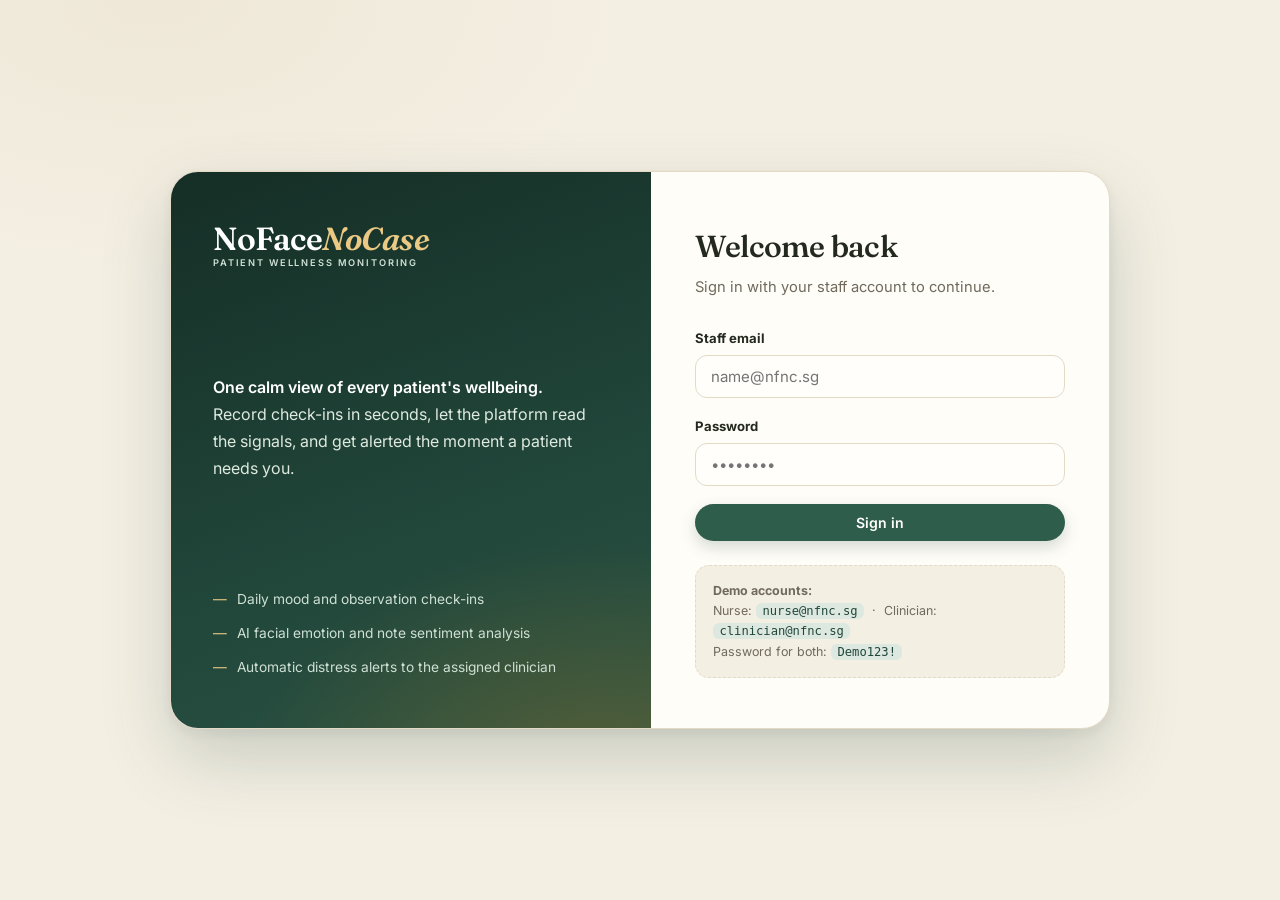
<file: index.html>
<!DOCTYPE html>
<html lang="en">
<head>
  <meta charset="UTF-8" />
  <meta name="viewport" content="width=device-width, initial-scale=1.0" />
  <title>NoFaceNoCase — Staff Sign In</title>
  <link rel="preconnect" href="https://fonts.googleapis.com" />
  <link rel="preconnect" href="https://fonts.gstatic.com" crossorigin />
  <link href="https://fonts.googleapis.com/css2?family=Fraunces:ital,opsz,wght@0,9..144,400..600;1,9..144,400..500&family=Inter:wght@400;500;600;700&display=swap" rel="stylesheet" />
  <link rel="stylesheet" href="css/styles.css" />
</head>
<body>
  <main class="login-stage">
    <section class="login-split">
      <div class="login-brand">
        <a class="wordmark" href="index.html">NoFace<span>NoCase</span>
          <small>Patient wellness monitoring</small>
        </a>
        <p class="tagline"><strong>One calm view of every patient's wellbeing.</strong><br />
          Record check-ins in seconds, let the platform read the signals, and get alerted the moment a patient needs you.</p>
        <ul class="brand-points">
          <li>Daily mood and observation check-ins</li>
          <li>AI facial emotion and note sentiment analysis</li>
          <li>Automatic distress alerts to the assigned clinician</li>
        </ul>
      </div>

      <div class="login-form-panel">
        <h1>Welcome back</h1>
        <p class="lede">Sign in with your staff account to continue.</p>

        <form id="loginForm" novalidate>
          <div class="form-row">
            <label class="field-label" for="email">Staff email</label>
            <input type="email" id="email" autocomplete="username" placeholder="name@nfnc.sg" required />
          </div>
          <div class="form-row">
            <label class="field-label" for="password">Password</label>
            <input type="password" id="password" autocomplete="current-password" placeholder="••••••••" required />
          </div>

          <div id="loginError" class="banner banner-alert hidden" role="alert">
            <span class="icon">⚠</span><span id="loginErrorText"></span>
          </div>

          <button class="btn btn-primary" id="loginBtn" type="submit" style="width:100%">Sign in</button>
        </form>

        <div class="demo-creds">
          <strong>Demo accounts:</strong><br />
          Nurse: <code>nurse@nfnc.sg</code> &nbsp;·&nbsp; Clinician: <code>clinician@nfnc.sg</code><br />
          Password for both: <code>Demo123!</code>
        </div>
      </div>
    </section>
  </main>

  <script src="js/config.js"></script>
  <script src="js/api.js"></script>
  <script src="js/auth.js"></script>
</body>
</html>
</file>
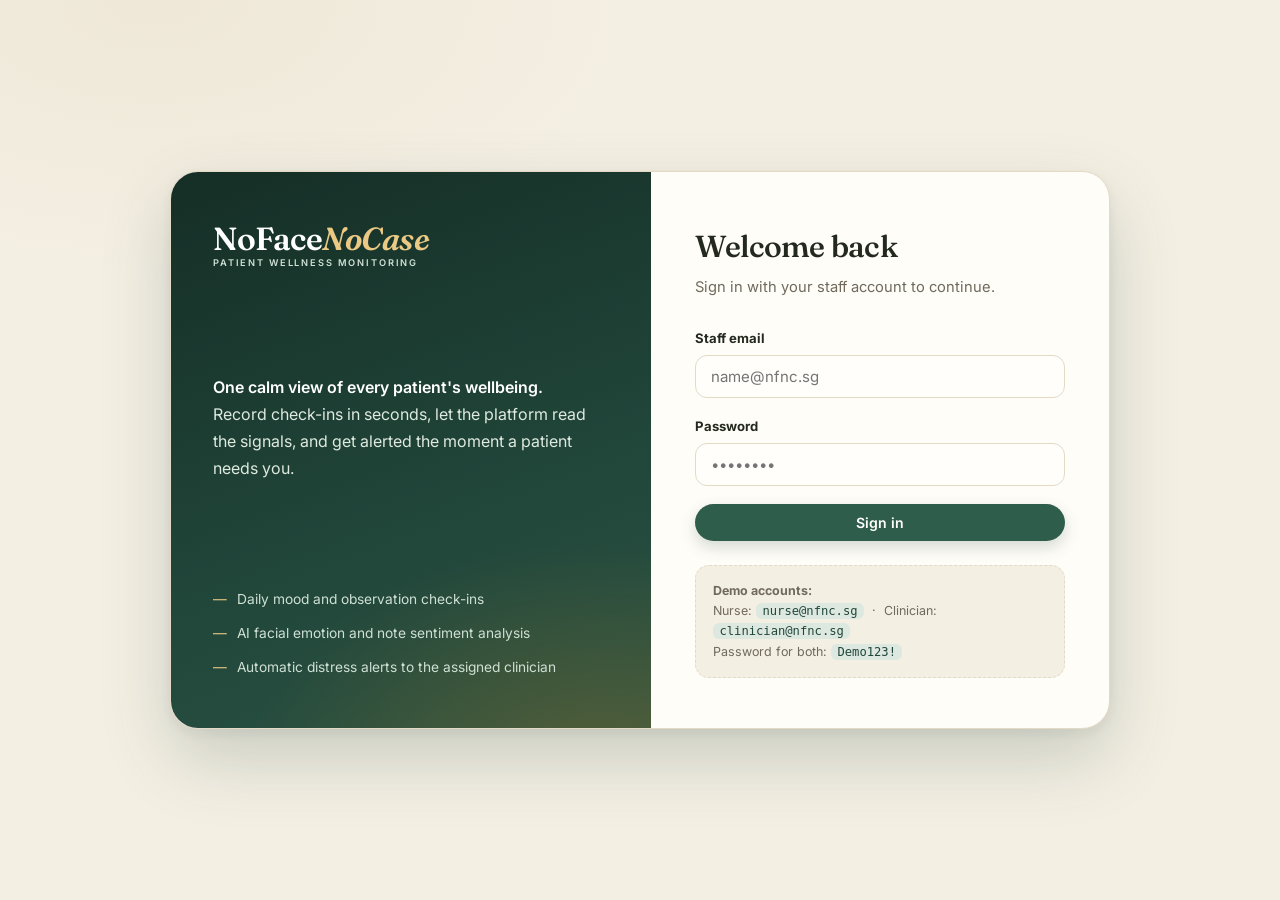
<file: checkin.html>
<!DOCTYPE html>
<html lang="en">
<head>
  <meta charset="UTF-8" />
  <meta name="viewport" content="width=device-width, initial-scale=1.0" />
  <title>New Check-in — NoFaceNoCase</title>
  <link rel="preconnect" href="https://fonts.googleapis.com" />
  <link rel="preconnect" href="https://fonts.gstatic.com" crossorigin />
  <link href="https://fonts.googleapis.com/css2?family=Fraunces:ital,opsz,wght@0,9..144,400..600;1,9..144,400..500&family=Inter:wght@400;500;600;700&display=swap" rel="stylesheet" />
  <link rel="stylesheet" href="css/styles.css" />
</head>
<body>
  <div class="app">
    <header class="topbar">
      <a class="wordmark" href="dashboard.html">NoFace<span>NoCase</span>
        <small>Patient wellness monitoring</small>
      </a>
      <nav class="top-nav" aria-label="Main navigation">
        <a class="nav-link" href="dashboard.html">Patient registry</a>
        <a class="nav-link active" href="#">New check-in</a>
      </nav>
      <div class="topbar-user">
        <div class="who" id="userName"></div>
        <span id="userRole" class="role-chip"></span>
        <button class="btn btn-light btn-sm" onclick="logout()">Sign out</button>
      </div>
    </header>

    <main class="content">
      <div class="flex-between">
        <div>
          <p class="eyebrow" id="patientId">Check-in</p>
          <h1 class="page-title">New wellness check-in</h1>
          <p class="page-sub" id="patientMeta">Loading patient…</p>
        </div>
        <a class="btn btn-ghost" id="backLink" href="dashboard.html">← Back to patient</a>
      </div>

      <form id="checkinForm" novalidate>
        <section class="card">
          <p class="eyebrow">Step 1</p>
          <h2 class="section-title">Mood and observations</h2>

          <div class="form-row">
            <label class="field-label" for="mood">Mood rating (1 = severe distress, 10 = thriving)</label>
            <div style="display:flex; align-items:center; gap:20px">
              <input type="range" id="mood" min="1" max="10" step="1" value="5" style="flex:1" />
              <span class="mood-readout" id="moodReadout">5</span>
            </div>
          </div>

          <div class="form-row">
            <label class="field-label" for="notes">Clinical observations (optional)</label>
            <textarea id="notes" placeholder="e.g. Patient engaged well during group activity, appetite improving…"></textarea>
            <p class="hint">Notes are analysed by Amazon Comprehend for sentiment.</p>
          </div>
        </section>

        <section class="card">
          <p class="eyebrow">Step 2</p>
          <h2 class="section-title" style="margin-bottom:6px">Patient photograph (optional, with consent)</h2>
          <p class="muted" style="font-size:0.85rem; margin-bottom:14px">The photo is analysed by AWS Rekognition for facial emotion.</p>

          <div class="dropzone" id="dropzone" tabindex="0" role="button" aria-label="Upload patient photograph">
            <div id="dropPrompt">
              <strong>Click to choose a photo</strong> or drag one here<br />
              <span style="font-size:0.78rem">JPG or PNG, taken with patient consent</span>
            </div>
          </div>
          <input type="file" id="photoInput" accept="image/*" class="hidden" />

          <div class="camera-row">
            <button type="button" class="btn btn-ghost btn-sm" id="cameraBtn">📷 Use camera instead</button>
          </div>

          <div id="cameraPanel" class="camera-panel hidden">
            <video id="cameraVideo" autoplay playsinline muted></video>
            <div class="camera-controls">
              <button type="button" class="btn btn-primary btn-sm" id="captureBtn">Capture photo</button>
              <button type="button" class="btn btn-ghost btn-sm" id="cancelCameraBtn">Cancel</button>
            </div>
            <p class="hint">Captures a still photo for emotion analysis, then samples about 3 seconds of motion from the live feed to estimate the patient's current movement level.</p>
          </div>

          <div id="analysisPanel" class="hidden mt-16">
            <p class="eyebrow">Rekognition result</p>
            <div id="emotionBars"></div>
          </div>

          <div id="sentimentPanel" class="hidden mt-16">
            <p class="eyebrow">Comprehend sentiment</p>
            <div id="sentimentResult"></div>
          </div>

          <div id="movementPanel" class="hidden mt-16">
            <p class="eyebrow">Live movement sample</p>
            <div id="movementResult"></div>
          </div>

          <div id="alertPanel"></div>
        </section>

        <section class="card">
          <div class="flex-between">
            <p class="muted" style="font-size:0.85rem">Saving records this check-in to the patient database.</p>
            <button type="submit" class="btn btn-primary" id="submitBtn">Save check-in</button>
          </div>
        </section>
      </form>
    </main>
  </div>

  <div class="toast" id="toast"></div>

  <script src="js/config.js"></script>
  <script src="js/api.js"></script>
  <script src="js/checkin.js"></script>
</body>
</html>
</file>
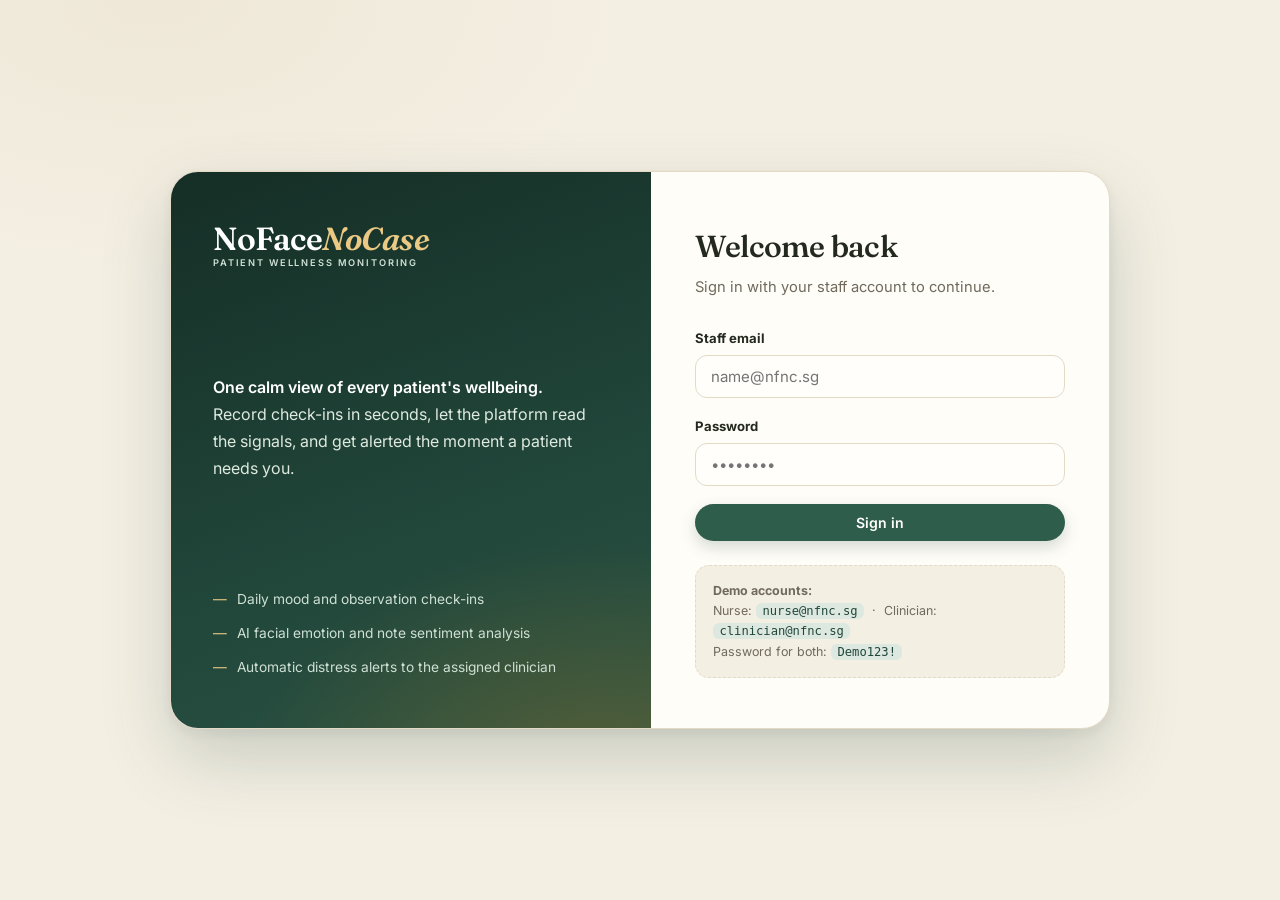
<file: dashboard.html>
<!DOCTYPE html>
<html lang="en">
<head>
  <meta charset="UTF-8" />
  <meta name="viewport" content="width=device-width, initial-scale=1.0" />
  <title>Patient Registry — NoFaceNoCase</title>
  <link rel="preconnect" href="https://fonts.googleapis.com" />
  <link rel="preconnect" href="https://fonts.gstatic.com" crossorigin />
  <link href="https://fonts.googleapis.com/css2?family=Fraunces:ital,opsz,wght@0,9..144,400..600;1,9..144,400..500&family=Inter:wght@400;500;600;700&display=swap" rel="stylesheet" />
  <link rel="stylesheet" href="css/styles.css" />
</head>
<body>
  <div class="app">
    <header class="topbar">
      <a class="wordmark" href="dashboard.html">NoFace<span>NoCase</span>
        <small>Patient wellness monitoring</small>
      </a>
      <nav class="top-nav" aria-label="Main navigation">
        <a class="nav-link active" href="dashboard.html">Patient registry</a>
      </nav>
      <div class="topbar-user">
        <div class="who" id="userName"></div>
        <span id="userRole" class="role-chip"></span>
        <button class="btn btn-light btn-sm" onclick="logout()">Sign out</button>
      </div>
    </header>

    <main class="content">
      <div class="flex-between">
        <div>
          <p class="eyebrow">Ward overview</p>
          <h1 class="page-title">Patient registry</h1>
          <p class="page-sub">Search patients, open wellness trends, and record new check-ins.</p>
        </div>
        <button class="btn btn-primary" id="addPatientBtn">+ Register patient</button>
      </div>

      <div class="stat-row" id="statRow">
        <div class="stat"><div class="num" id="statPatients">–</div><div class="lbl">Patients on ward</div></div>
        <div class="stat mint"><div class="num" id="statCheckins">–</div><div class="lbl">Check-ins recorded</div></div>
        <div class="stat alert"><div class="num" id="statAlerts">–</div><div class="lbl">Distress alerts sent</div></div>
      </div>

      <section class="card mood-none" id="wardMoodCard">
        <div class="ward-card">
          <div class="ward-head">
            <div>
              <p class="eyebrow" style="margin-bottom:6px">Ward mood right now</p>
              <span class="ward-dominant" id="wardDominant">Reading the ward…</span>
            </div>
          </div>
          <div class="ward-bar" id="wardBar"></div>
          <div class="ward-legend" id="wardLegend"></div>
        </div>
      </section>

      <section class="card">
        <div class="registry-controls">
          <div class="rc-search">
            <label class="field-label" for="searchBox">Search</label>
            <input type="text" id="searchBox" placeholder="Search by name, patient ID or ward…" />
          </div>
          <div class="rc-field">
            <label class="field-label" for="sortBy">Sort</label>
            <select id="sortBy">
              <option value="urgent">Most urgent first</option>
              <option value="name">Name (A–Z)</option>
              <option value="id">Patient ID</option>
            </select>
          </div>
          <div class="rc-field">
            <label class="field-label" for="statusFilter">Status</label>
            <select id="statusFilter">
              <option value="all">All statuses</option>
              <option value="Admitted">Admitted</option>
              <option value="Observation">Observation</option>
              <option value="Discharged">Discharged</option>
            </select>
          </div>
        </div>
        <div class="chart-wrap">
          <table class="registry" aria-label="Patient registry">
            <thead>
              <tr>
                <th>Patient</th>
                <th>ID</th>
                <th>Age</th>
                <th>Ward</th>
                <th>Assigned clinician</th>
                <th>Actions</th>
              </tr>
            </thead>
            <tbody id="registryBody">
              <tr><td colspan="6" class="muted">Loading patients… <span class="spin dark"></span></td></tr>
            </tbody>
          </table>
        </div>
      </section>
    </main>
  </div>

  <!-- Add / edit patient modal -->
  <div class="modal-backdrop hidden" id="patientModal">
    <section class="card modal">
      <h2 class="page-title" id="modalTitle" style="font-size:1.3rem">Register patient</h2>
      <p class="page-sub" id="modalSub" style="margin-bottom:18px">Creates a new record in the patient database.</p>
      <form id="patientForm" novalidate>
        <div class="form-grid">
          <div class="full">
            <label class="field-label" for="pName">Full name</label>
            <input type="text" id="pName" required />
          </div>
          <div>
            <label class="field-label" for="pAge">Age</label>
            <input type="number" id="pAge" min="12" max="110" required />
          </div>
          <div>
            <label class="field-label" for="pWard">Ward</label>
            <select id="pWard">
              <option>Ward 2B</option>
              <option>Ward 3A</option>
              <option>Ward 4C</option>
            </select>
          </div>
          <div class="full">
            <label class="field-label" for="pCondition">Primary condition</label>
            <input type="text" id="pCondition" placeholder="e.g. Generalised anxiety" required />
          </div>
          <div>
            <label class="field-label" for="pClinician">Assigned clinician</label>
            <select id="pClinician">
              <option>Dr. Aisha Rahman</option>
              <option>Dr. Kevin Ong</option>
            </select>
          </div>
          <div>
            <label class="field-label" for="pStatus">Status</label>
            <select id="pStatus">
              <option>Admitted</option>
              <option>Observation</option>
              <option>Discharged</option>
            </select>
          </div>
        </div>
        <div class="flex-between mt-24">
          <button type="button" class="btn btn-ghost" id="modalCancel">Cancel</button>
          <button type="submit" class="btn btn-primary" id="modalSave">Save patient</button>
        </div>
      </form>
    </section>
  </div>

  <div class="toast" id="toast"></div>

  <script src="js/config.js"></script>
  <script src="js/api.js"></script>
  <script src="js/dashboard.js"></script>
</body>
</html>
</file>
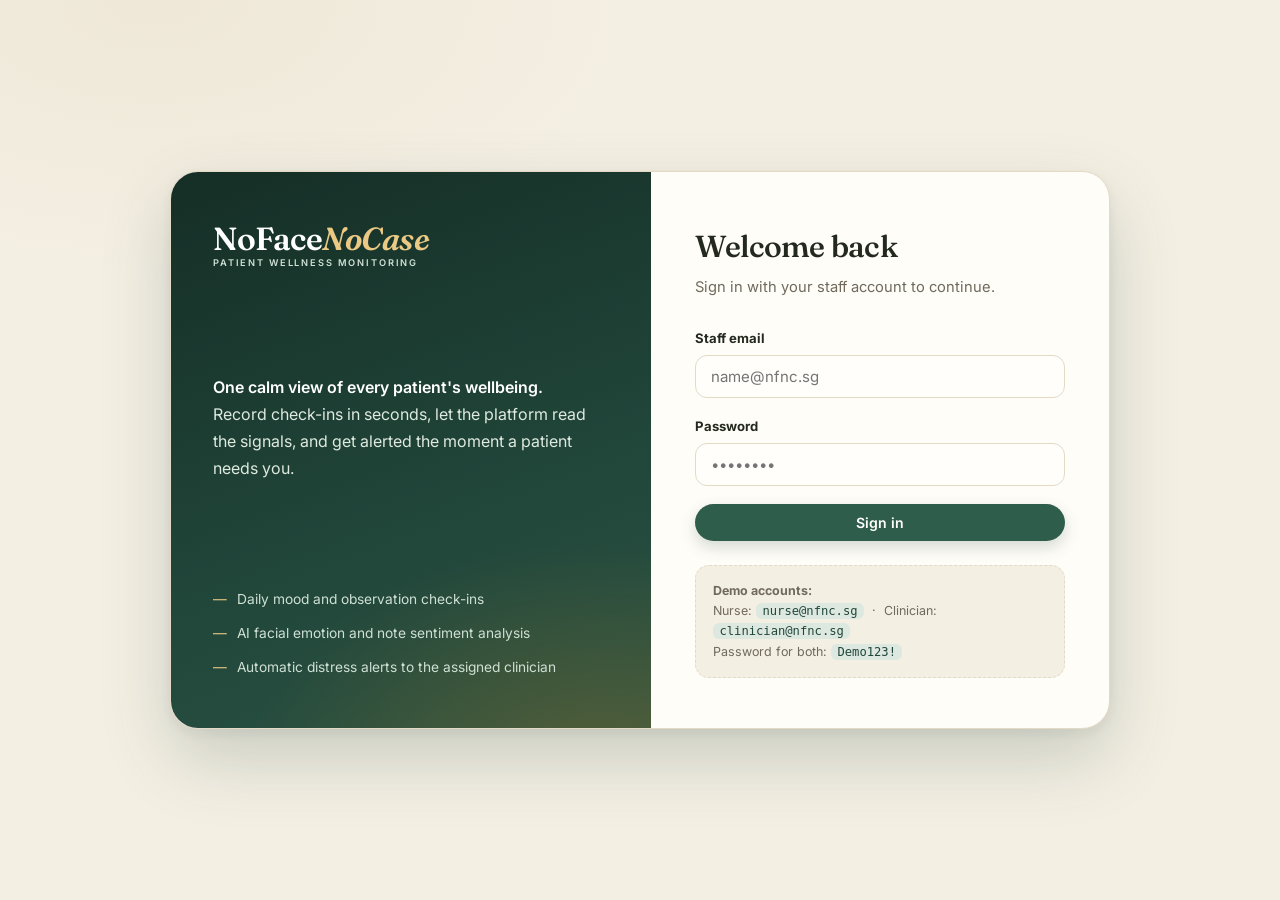
<file: patient.html>
<!DOCTYPE html>
<html lang="en">
<head>
  <meta charset="UTF-8" />
  <meta name="viewport" content="width=device-width, initial-scale=1.0" />
  <title>Patient Trends — NoFaceNoCase</title>
  <link rel="preconnect" href="https://fonts.googleapis.com" />
  <link rel="preconnect" href="https://fonts.gstatic.com" crossorigin />
  <link href="https://fonts.googleapis.com/css2?family=Fraunces:ital,opsz,wght@0,9..144,400..600;1,9..144,400..500&family=Inter:wght@400;500;600;700&display=swap" rel="stylesheet" />
  <link rel="stylesheet" href="css/styles.css" />
</head>
<body>
  <div class="app">
    <header class="topbar">
      <a class="wordmark" href="dashboard.html">NoFace<span>NoCase</span>
        <small>Patient wellness monitoring</small>
      </a>
      <nav class="top-nav" aria-label="Main navigation">
        <a class="nav-link" href="dashboard.html">Patient registry</a>
        <a class="nav-link active" href="#">Patient trends</a>
      </nav>
      <div class="topbar-user">
        <div class="who" id="userName"></div>
        <span id="userRole" class="role-chip"></span>
        <button class="btn btn-light btn-sm" onclick="logout()">Sign out</button>
      </div>
    </header>

    <main class="content">
      <div class="flex-between">
        <div>
          <p class="eyebrow" id="patientId">Patient</p>
          <h1 class="page-title" id="patientName">Loading…</h1>
          <p class="page-sub" id="patientMeta"></p>
        </div>
        <div style="display:flex; gap:10px; flex-wrap:wrap">
          <a class="btn btn-ghost" href="dashboard.html">← Registry</a>
          <a class="btn btn-primary" id="checkinLink" href="#">+ New check-in</a>
        </div>
      </div>

      <div id="urgentBanner"></div>
      <div id="alertBanner"></div>
      <div id="triagePanel"></div>

      <section class="card">
        <p class="eyebrow">Wellness pulse</p>
        <h2 class="section-title">Mood score over time</h2>
        <div class="chart-wrap" id="chartWrap">
          <p class="muted">Loading trend data… <span class="spin dark"></span></p>
        </div>
        <div class="chart-legend">
          <span>Mood score (1–10), line coloured by current wellbeing state</span>
          <span><span class="key" style="background:#b0402a"></span>Check-in that triggered a distress alert</span>
        </div>
        <div id="predictionNote"></div>
      </section>

      <div id="monitorPanel"></div>

      <section class="card" id="bedCheckCard">
        <p class="eyebrow">Bed status</p>
        <h2 class="section-title" style="margin-bottom:6px">On-demand bed check</h2>
        <p class="muted" style="font-size:0.85rem; margin-bottom:14px">
          Briefly captures a camera frame and runs it through a custom-trained Rekognition model (occupied vs empty bed)
          to confirm the patient is currently in bed. A one-off glance you trigger yourself — not continuous monitoring.
        </p>

        <div class="camera-row">
          <button type="button" class="btn btn-ghost btn-sm" id="bedCheckBtn">📷 Check if patient is in bed</button>
          <button type="button" class="btn btn-ghost btn-sm" id="bedUploadBtn">🖼️ Upload a photo instead</button>
        </div>
        <input type="file" id="bedUploadInput" accept="image/*" class="hidden" />

        <div id="bedCameraPanel" class="camera-panel hidden">
          <video id="bedCameraVideo" autoplay playsinline muted></video>
          <div class="camera-controls">
            <button type="button" class="btn btn-primary btn-sm" id="bedCheckCaptureBtn">Run check</button>
            <button type="button" class="btn btn-ghost btn-sm" id="bedCheckCancelBtn">Cancel</button>
          </div>
        </div>

        <div id="bedCheckResult" class="hidden mt-16"></div>
      </section>

      <div id="medsPanel"></div>

      <section class="card">
        <p class="eyebrow">Check-in history</p>
        <h2 class="section-title" style="margin-bottom:6px">Recorded check-ins</h2>
        <p class="muted" style="font-size:0.85rem">Each entry combines the staff-entered mood score, the Rekognition facial emotion, and the Comprehend sentiment of the clinical note.</p>
        <ul class="feed" id="checkinFeed"></ul>
      </section>
    </main>
  </div>

  <script src="js/config.js"></script>
  <script src="js/api.js"></script>
  <script src="js/patient.js"></script>
</body>
</html>
</file>
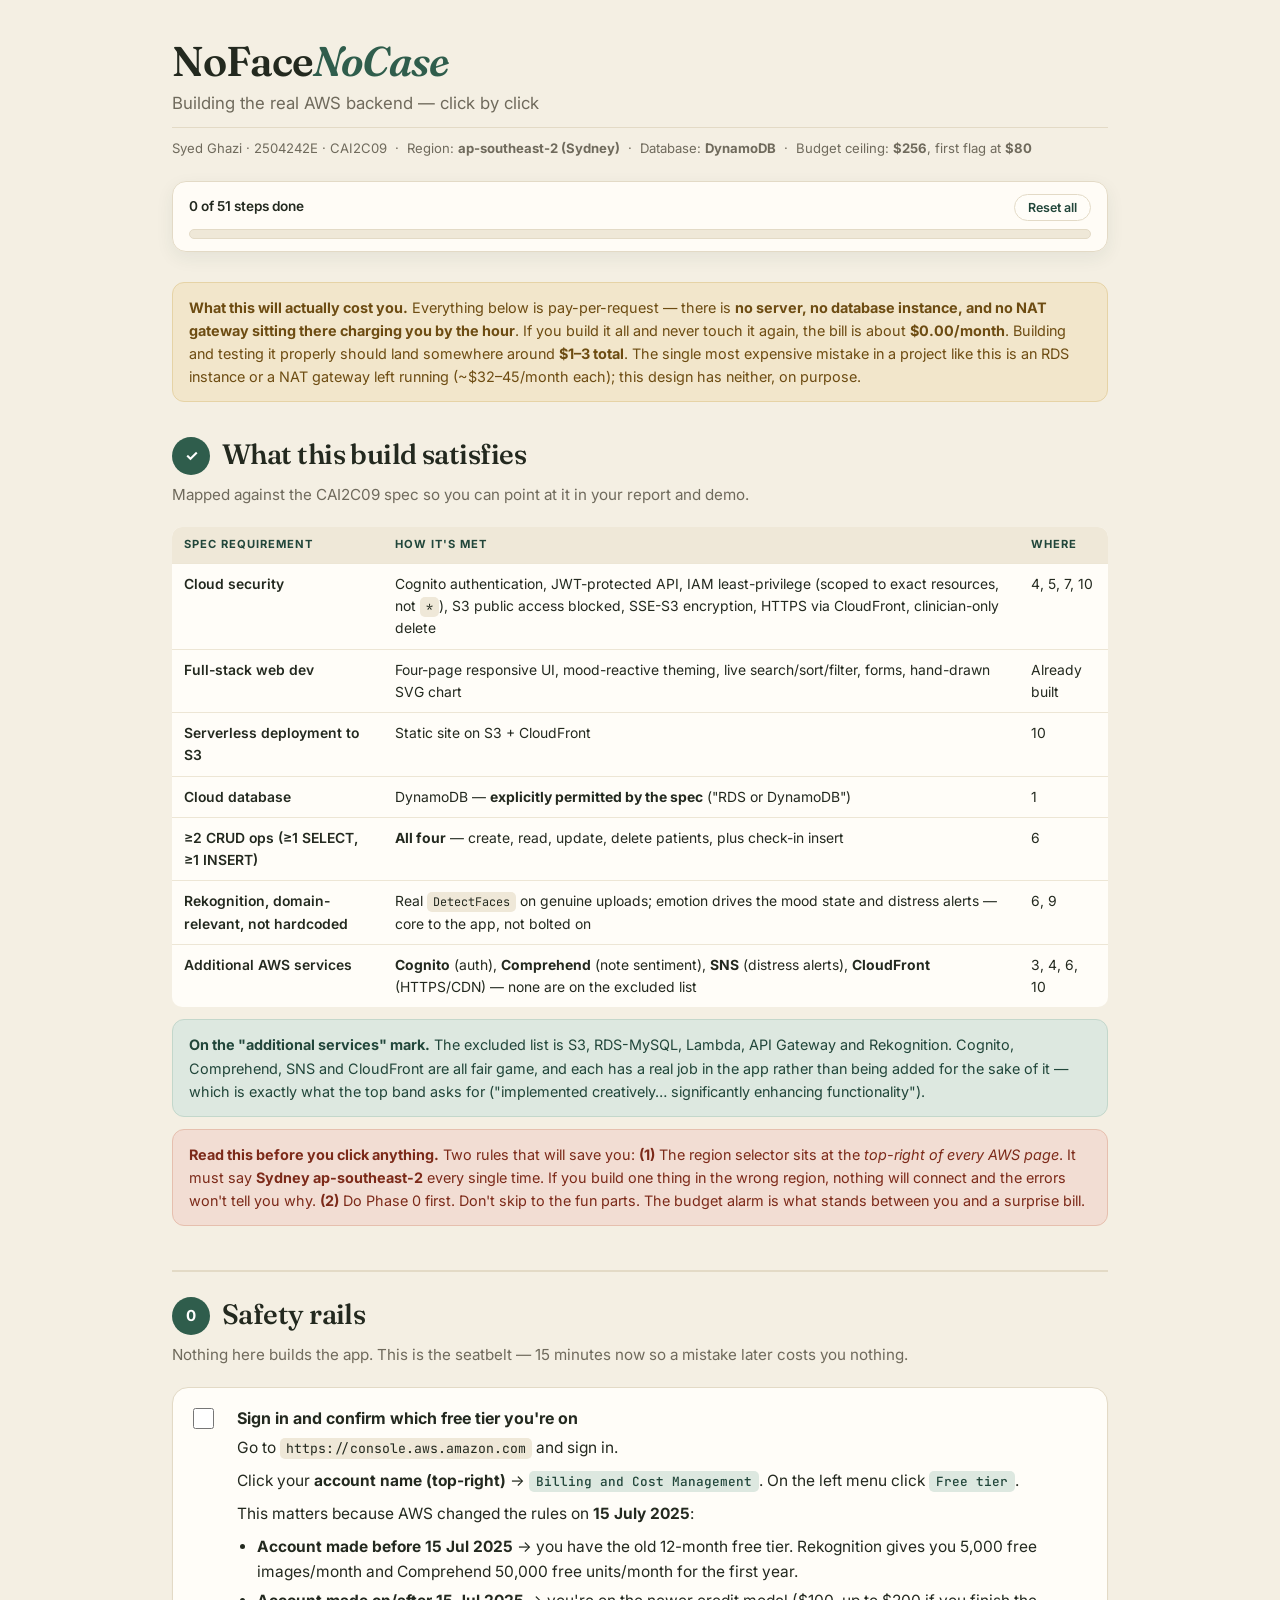
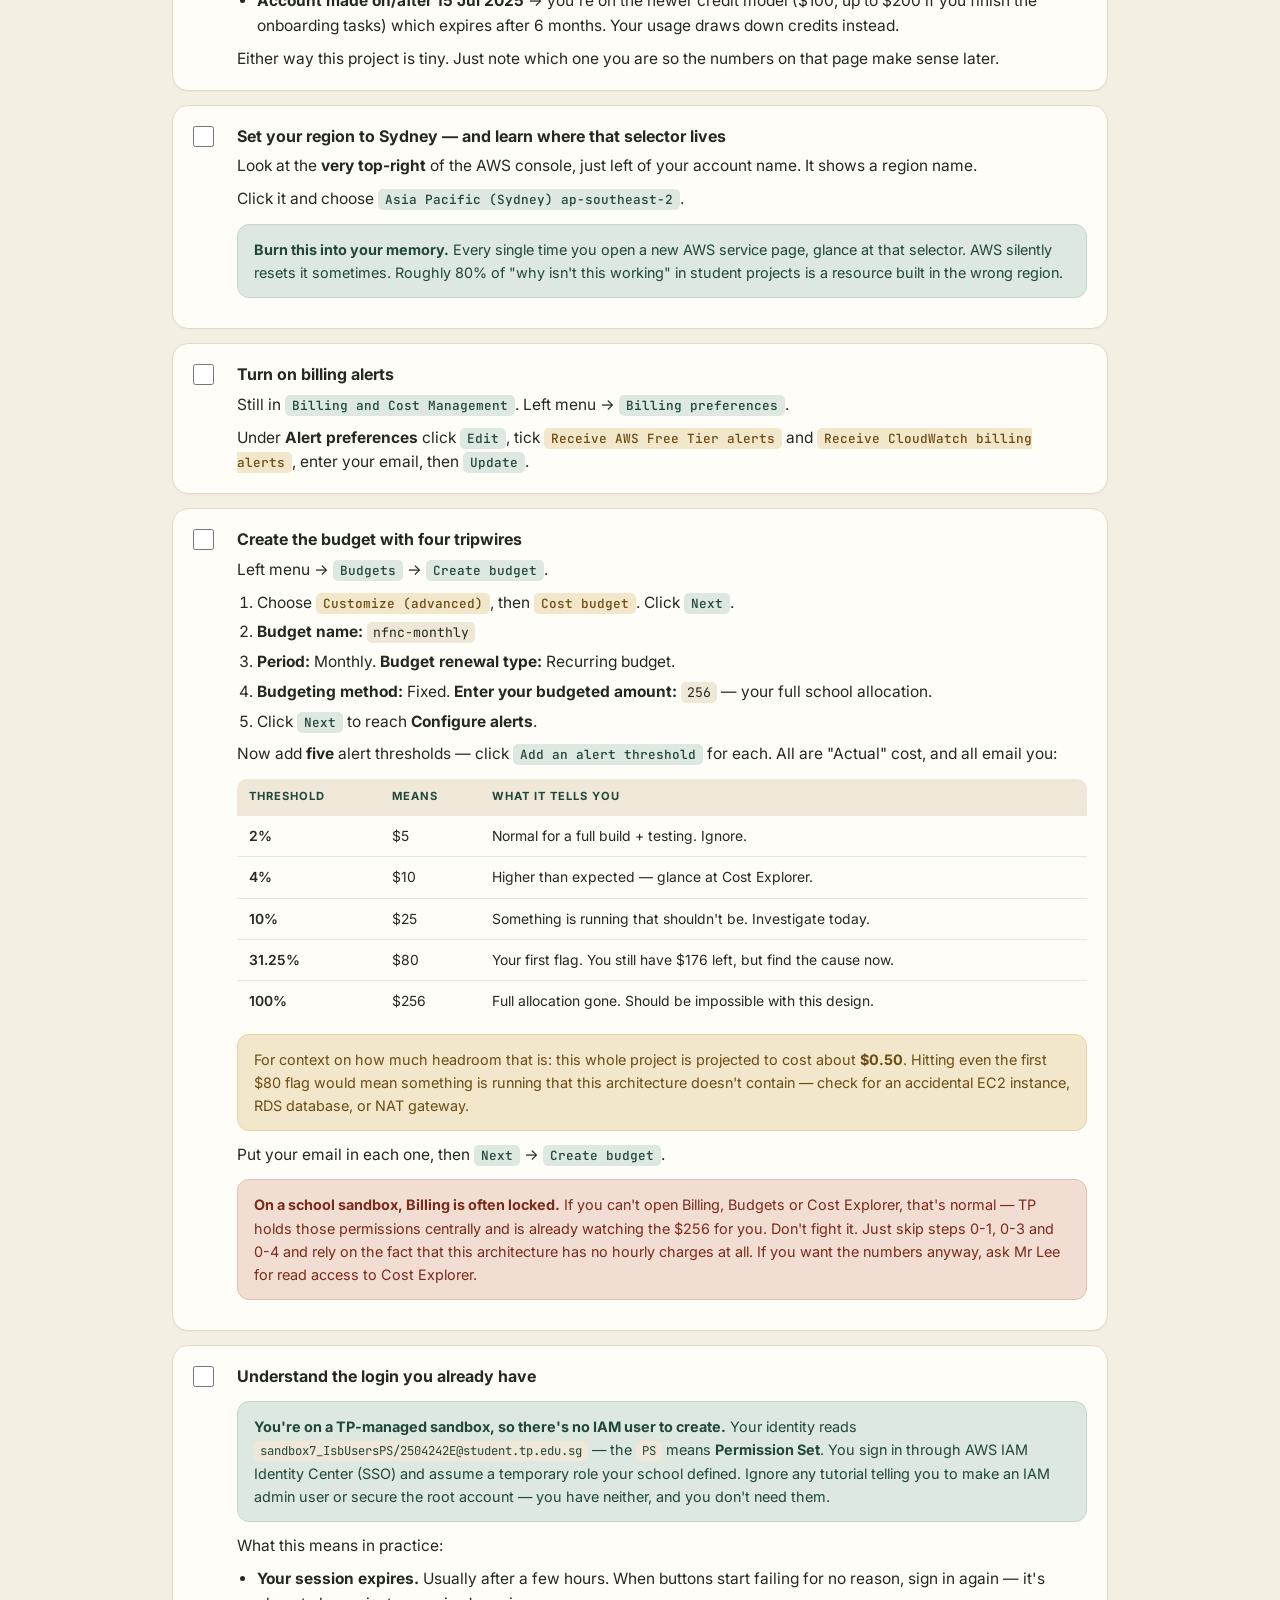
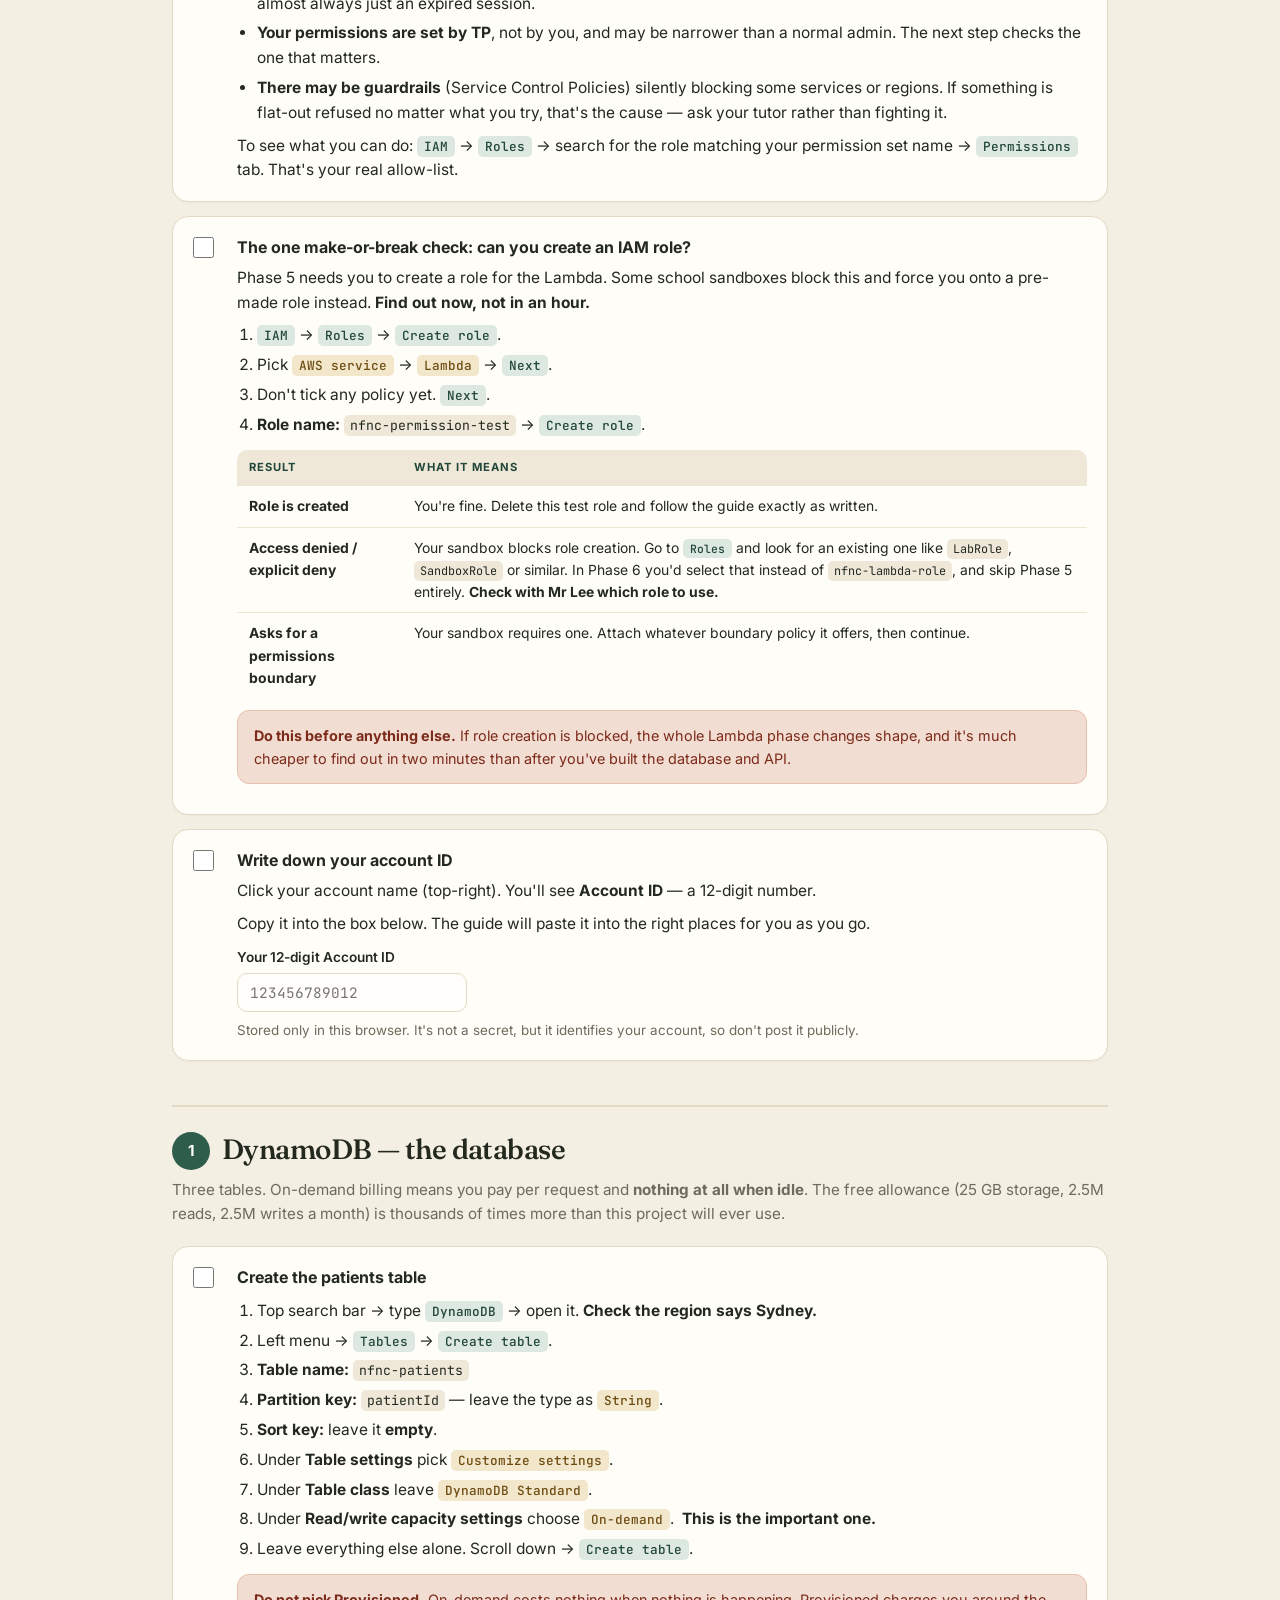
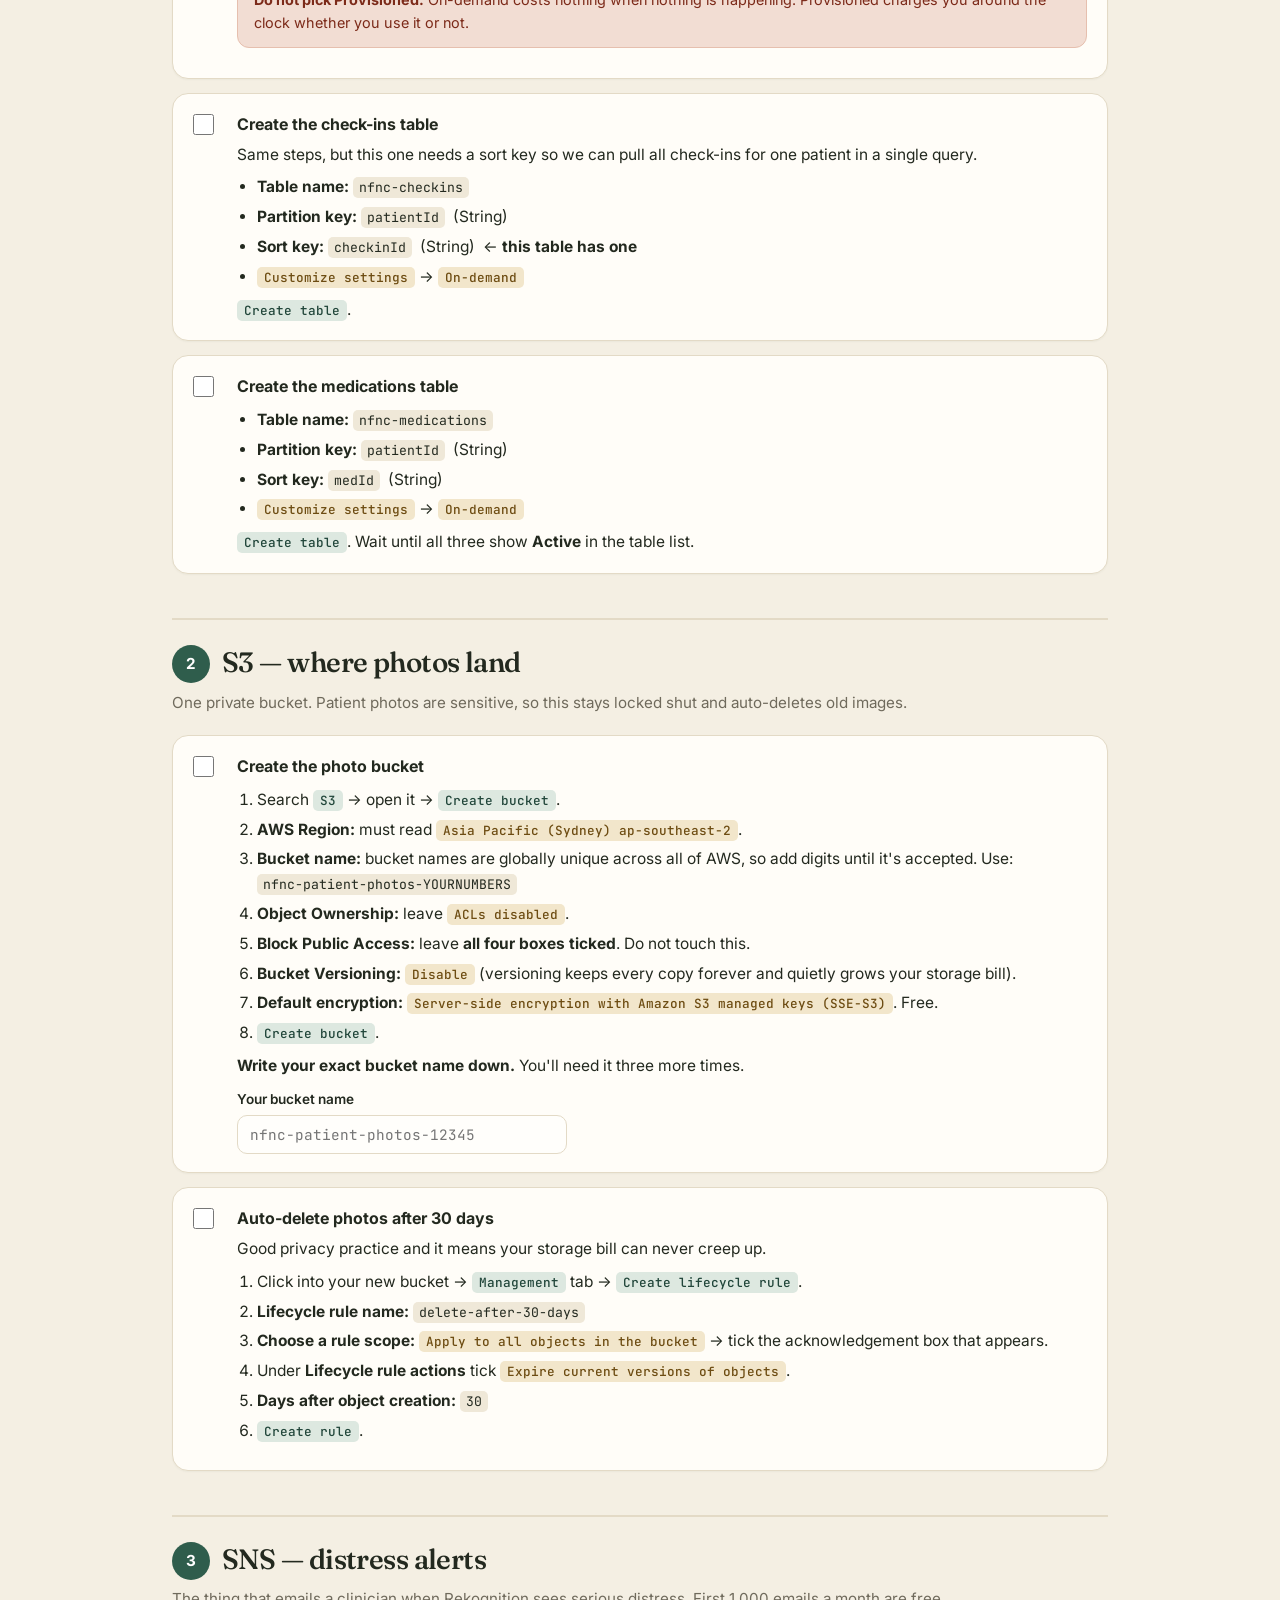
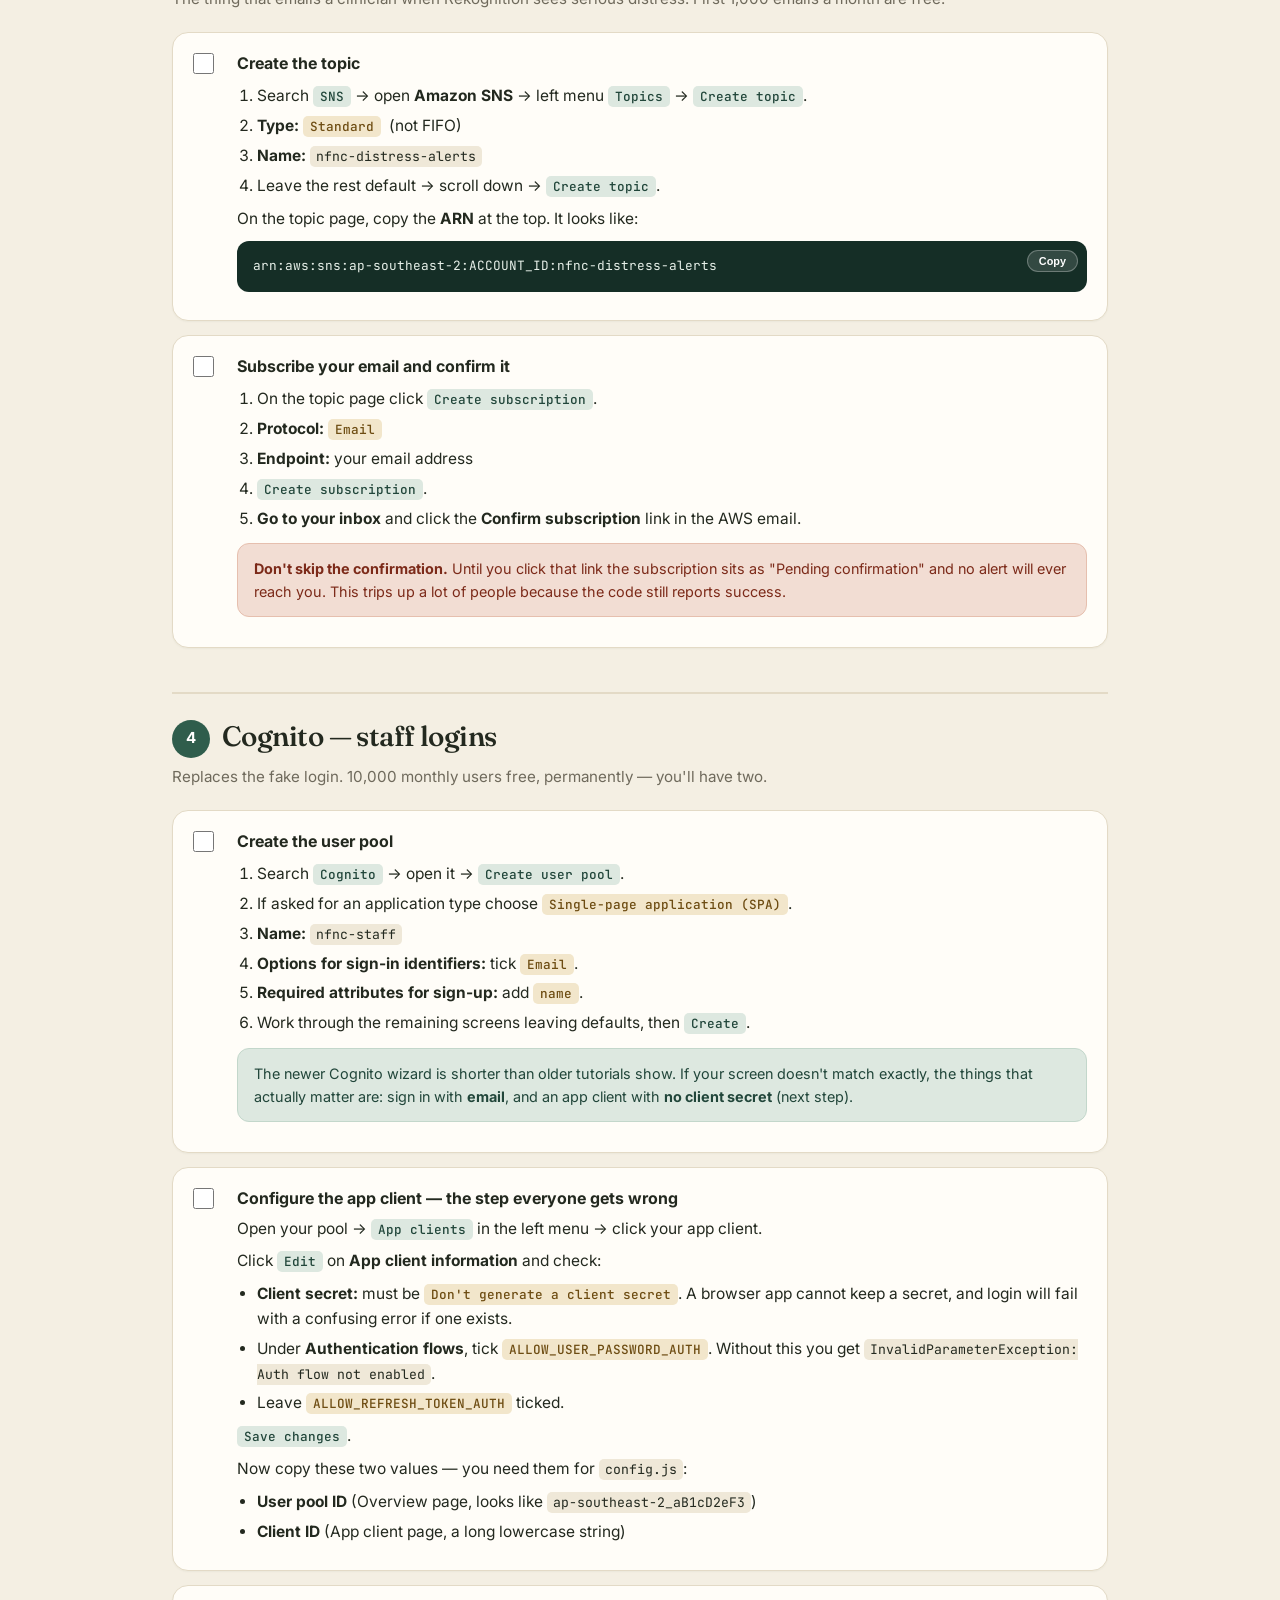
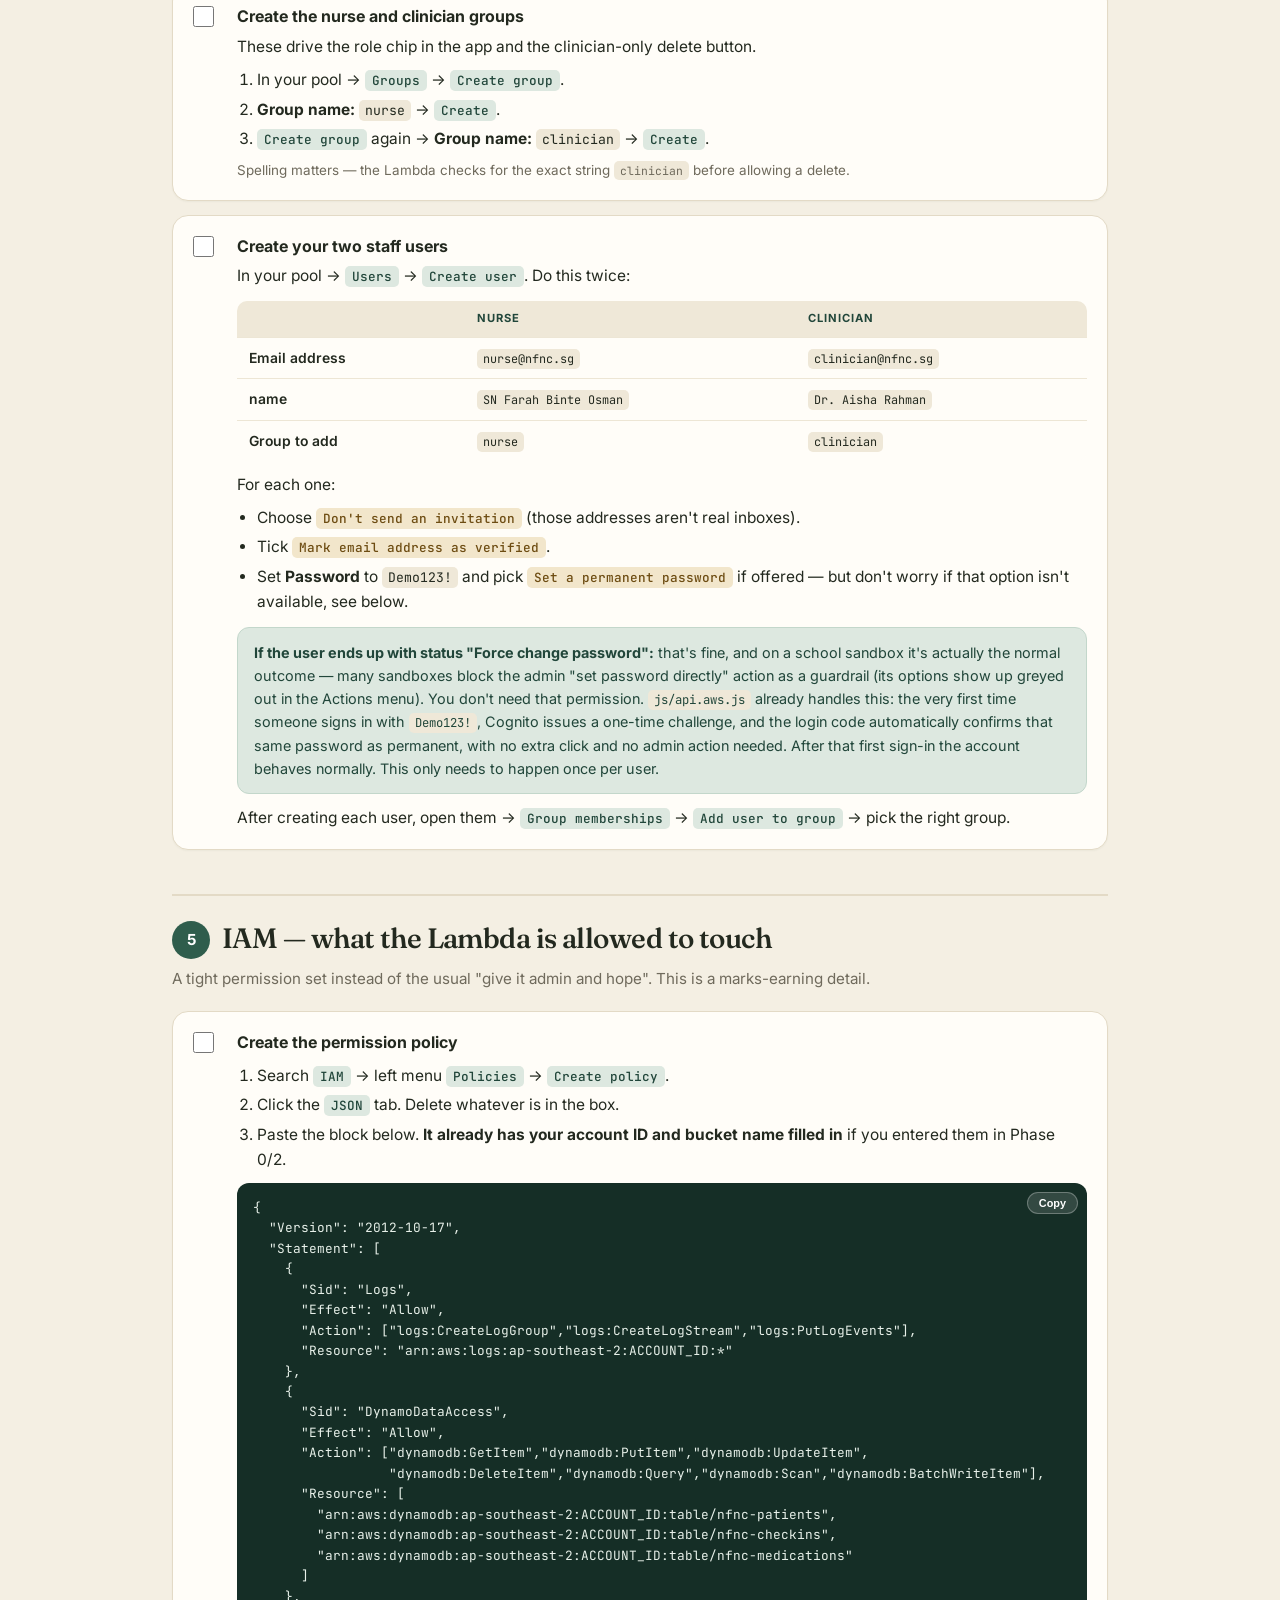
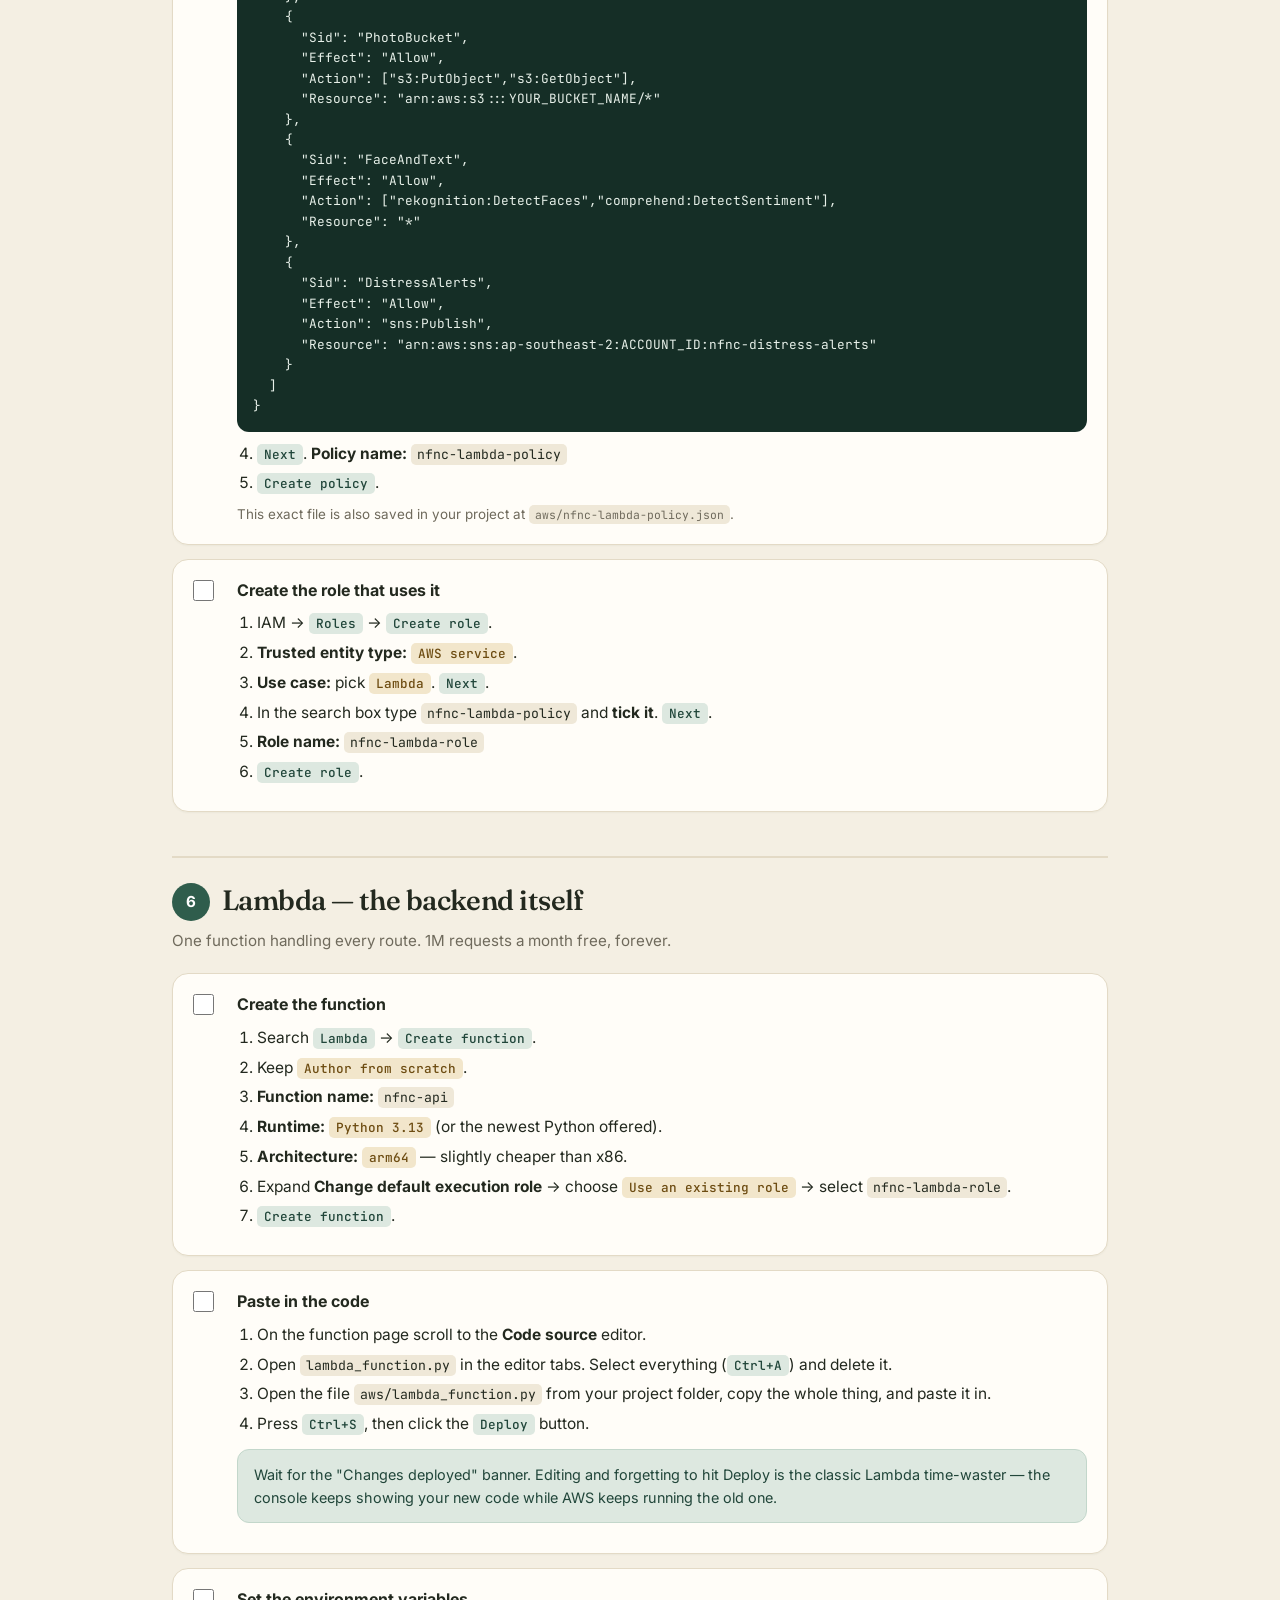
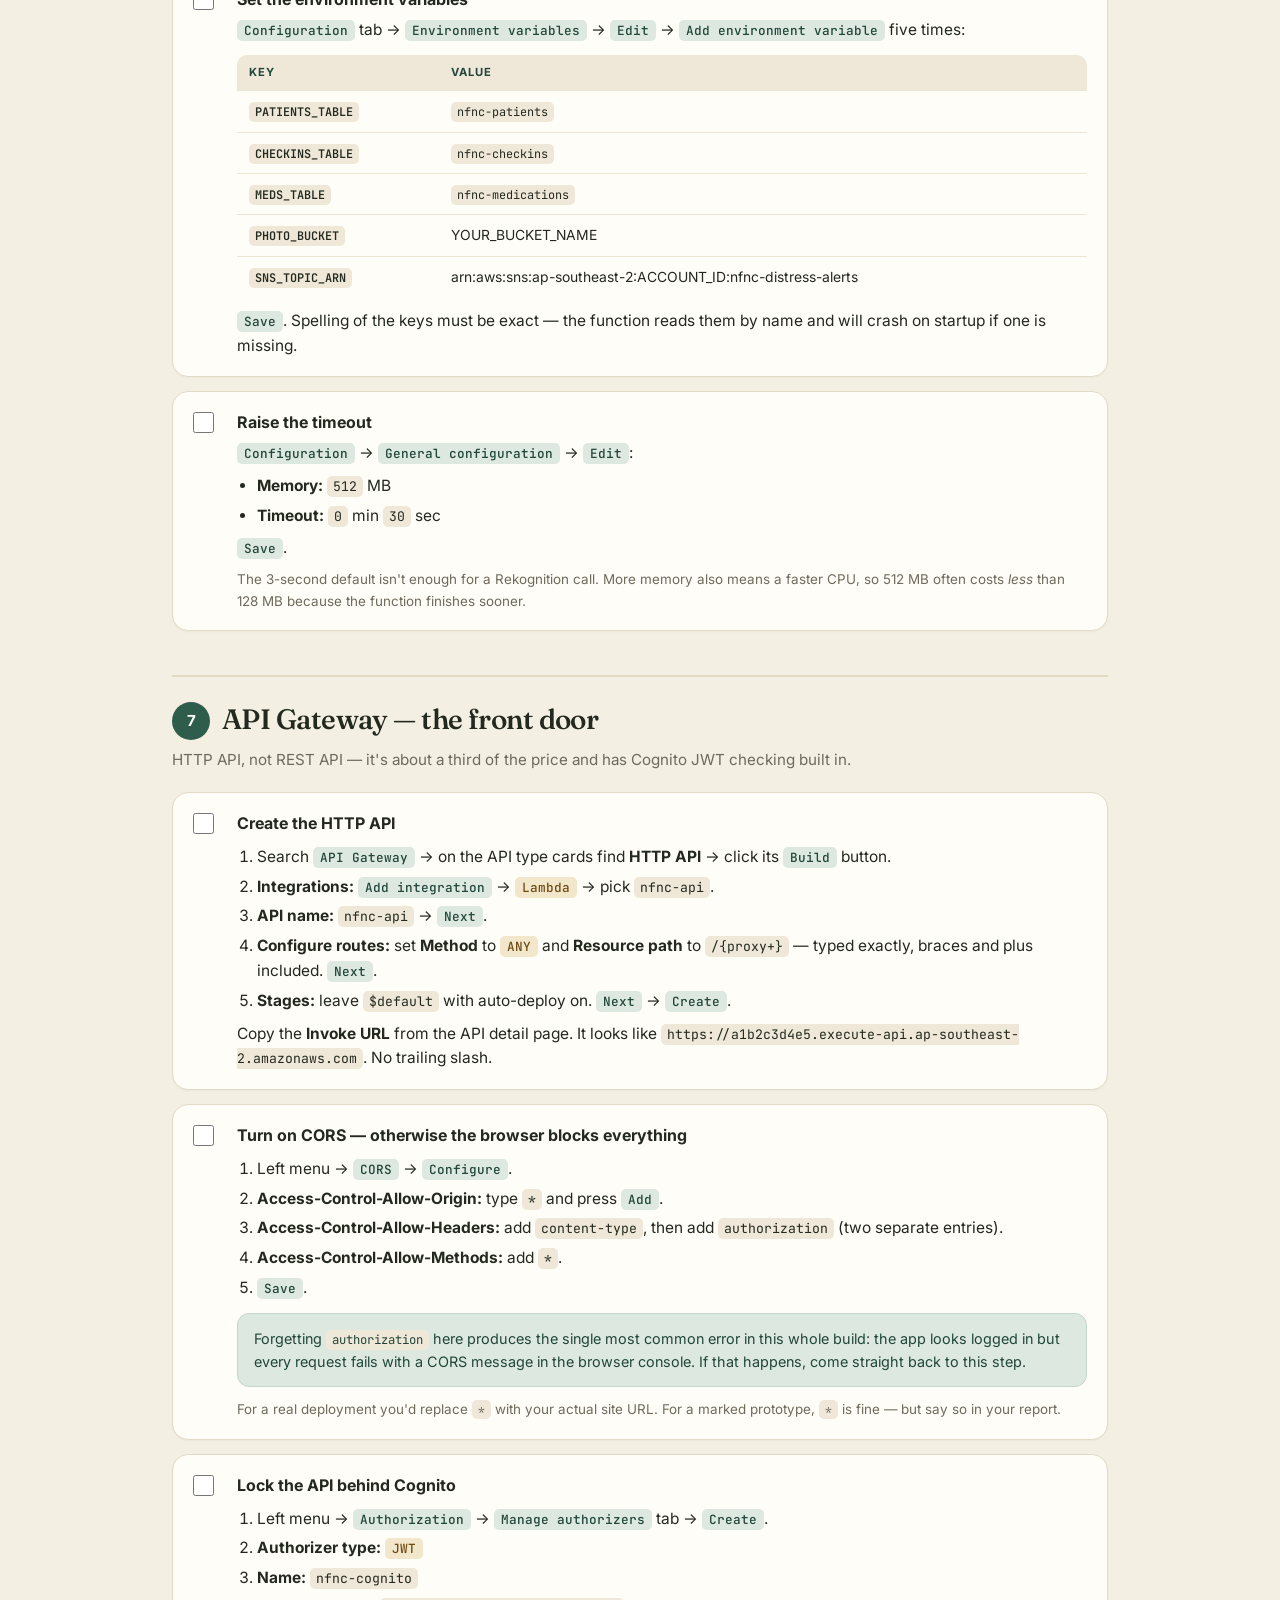
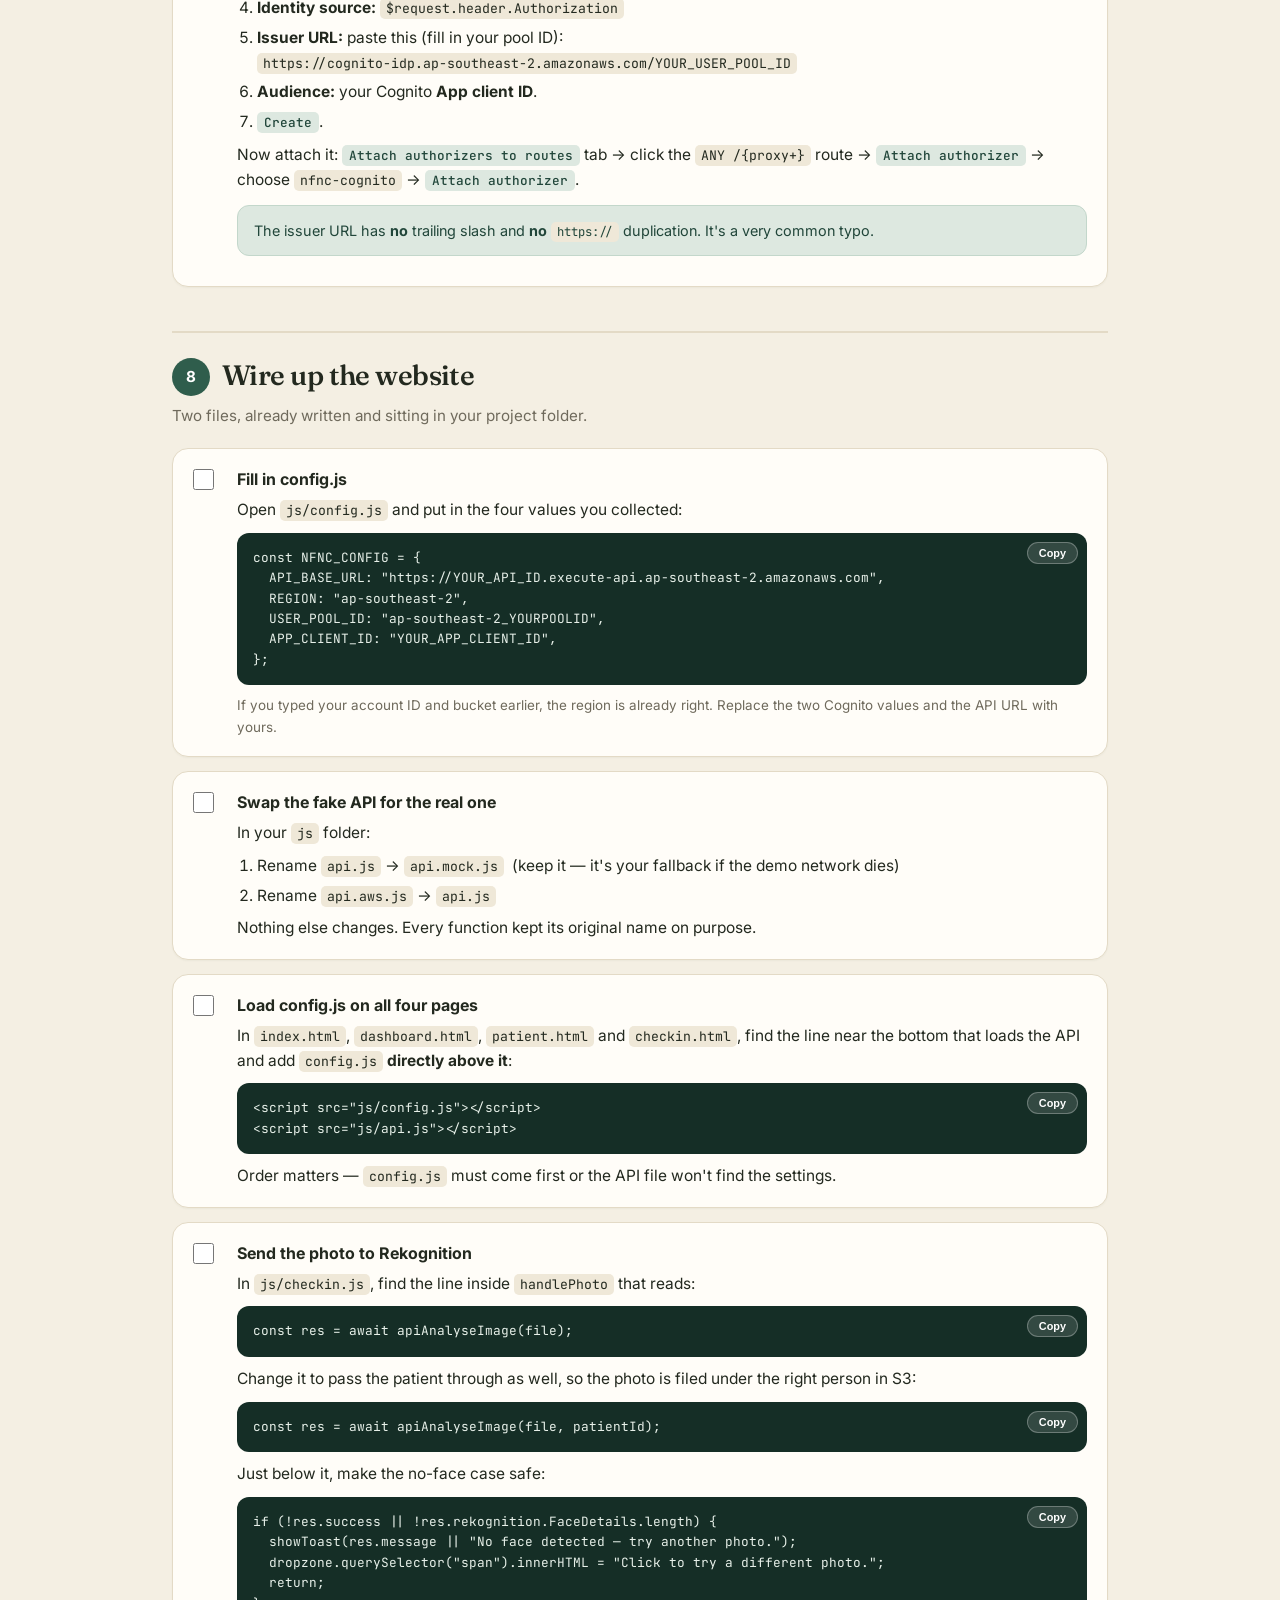
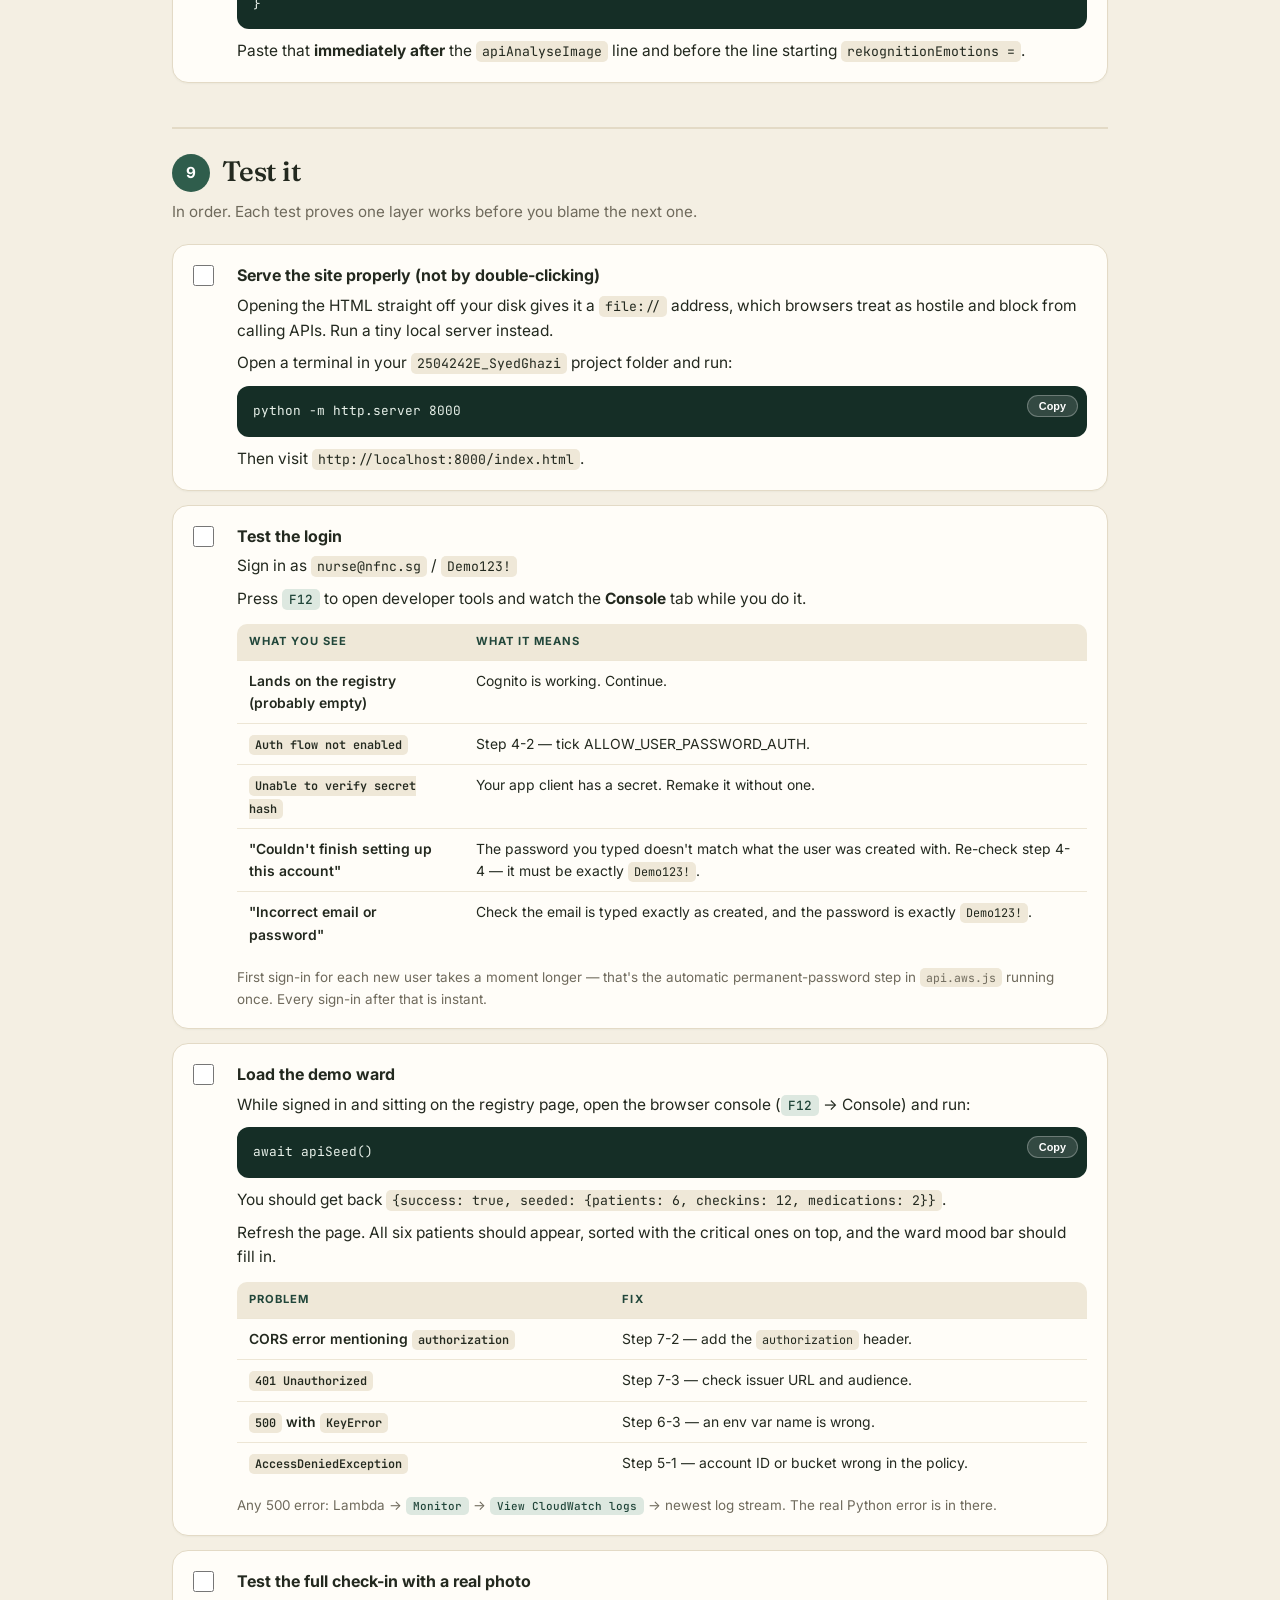
<file: docs/NFNC_AWS_Build_Guide.html>
<!DOCTYPE html>
<html lang="en">
<head>
<meta charset="UTF-8" />
<meta name="viewport" content="width=device-width, initial-scale=1.0" />
<title>NoFaceNoCase — AWS Build Guide</title>
<link rel="preconnect" href="https://fonts.googleapis.com" />
<link rel="preconnect" href="https://fonts.gstatic.com" crossorigin />
<link href="https://fonts.googleapis.com/css2?family=Fraunces:ital,opsz,wght@0,9..144,400..600;1,9..144,400..500&family=Inter:wght@400;500;600;700&family=JetBrains+Mono:wght@400;500&display=swap" rel="stylesheet" />
<style>
:root{
  --ink:#23291f; --ink-soft:#6f6a5c; --canvas:#f4efe3; --canvas-2:#efe8d8; --paper:#fffdf8;
  --green:#2f5d4c; --green-deep:#21463a; --green-night:#152e26; --green-soft:#dde8e0;
  --gold:#a9761f; --gold-soft:#f2e6cb; --rust:#b0402a; --rust-soft:#f2ddd3;
  --line:#e3dac6; --line-soft:#ede6d5;
  --font-body:"Inter",system-ui,sans-serif; --font-disp:"Fraunces",Georgia,serif;
  --font-mono:"JetBrains Mono",ui-monospace,Menlo,Consolas,monospace;
}
*{box-sizing:border-box;margin:0;padding:0}
body{font-family:var(--font-body);background:radial-gradient(1100px 600px at 100% -8%,var(--canvas-2),transparent 60%),var(--canvas);color:var(--ink);line-height:1.6;font-size:15.5px;-webkit-font-smoothing:antialiased}
.wrap{max-width:980px;margin:0 auto;padding:40px 22px 120px}

header.top{margin-bottom:14px}
.brand{font-family:var(--font-disp);font-weight:600;font-size:2.6rem;letter-spacing:-.02em;line-height:1.05}
.brand em{color:var(--green);font-style:italic}
.sub{color:var(--ink-soft);font-size:1.05rem;margin-top:6px}
.meta{color:var(--ink-soft);font-size:.82rem;margin-top:10px;padding-top:10px;border-top:1px solid var(--line)}

.progwrap{position:sticky;top:0;z-index:50;background:rgba(255,253,248,.93);backdrop-filter:blur(8px);border:1px solid var(--line);border-radius:14px;padding:12px 16px;margin:22px 0 30px;box-shadow:0 6px 18px rgba(33,70,58,.07)}
.progtop{display:flex;justify-content:space-between;align-items:center;gap:12px;flex-wrap:wrap;font-size:.85rem;font-weight:600}
.progbar{height:10px;background:var(--canvas-2);border-radius:99px;overflow:hidden;margin-top:8px;border:1px solid var(--line)}
.progbar span{display:block;height:100%;width:0;background:linear-gradient(90deg,var(--green),var(--gold));border-radius:99px;transition:width .35s ease}
.btn{font-family:var(--font-body);font-size:.78rem;font-weight:600;padding:5px 13px;border-radius:99px;border:1.5px solid var(--line);background:var(--paper);color:var(--green-deep);cursor:pointer}
.btn:hover{background:var(--green-soft);border-color:var(--green-soft)}

h2.phase{font-family:var(--font-disp);font-weight:550;font-size:1.75rem;letter-spacing:-.02em;margin:44px 0 6px;padding-top:20px;border-top:2px solid var(--line)}
h2.phase .num{display:inline-flex;align-items:center;justify-content:center;width:38px;height:38px;border-radius:50%;background:var(--green);color:#fff;font-family:var(--font-body);font-size:.95rem;font-weight:700;margin-right:12px;vertical-align:3px}
.phase-note{color:var(--ink-soft);margin-bottom:20px;font-size:.95rem}

.step{background:var(--paper);border:1px solid var(--line);border-radius:16px;padding:18px 20px;margin-bottom:14px;display:grid;grid-template-columns:30px 1fr;gap:14px;align-items:start;box-shadow:0 1px 2px rgba(35,41,31,.04)}
.step.done{background:#f7f6ef;border-color:var(--green-soft)}
.step.done .body{opacity:.62}
.step input[type=checkbox]{width:21px;height:21px;margin-top:2px;accent-color:var(--green);cursor:pointer}
.step h3{font-size:1rem;font-weight:700;margin-bottom:5px}
.step.done h3{text-decoration:line-through;text-decoration-color:var(--ink-soft)}
.step p{margin-bottom:8px}
.step p:last-child{margin-bottom:0}
.step ul,.step ol{margin:8px 0 8px 20px}
.step li{margin-bottom:5px}

kbd{font-family:var(--font-mono);font-size:.82em;background:var(--green-soft);color:var(--green-deep);padding:2px 7px;border-radius:5px;font-weight:500;white-space:nowrap}
.field{font-family:var(--font-mono);font-size:.82em;background:var(--gold-soft);color:#6d4c12;padding:2px 7px;border-radius:5px;font-weight:500}
code{font-family:var(--font-mono);font-size:.85em;background:var(--canvas-2);padding:2px 6px;border-radius:5px}

.codeblock{position:relative;margin:10px 0}
.codeblock pre{background:var(--green-night);color:#e7f0e9;padding:15px 16px;border-radius:12px;overflow-x:auto;font-family:var(--font-mono);font-size:.8rem;line-height:1.6}
.copybtn{position:absolute;top:9px;right:9px;font-size:.68rem;font-weight:600;padding:4px 11px;border-radius:99px;border:1px solid rgba(255,255,255,.28);background:rgba(255,255,255,.13);color:#fff;cursor:pointer}
.copybtn:hover{background:rgba(255,255,255,.26)}
.copybtn.ok{background:#3f8f68;border-color:#3f8f68}

.callout{border-radius:12px;padding:13px 16px;margin:12px 0;font-size:.9rem;border:1.5px solid}
.warn{background:var(--rust-soft);border-color:#e6bfae;color:#7c2a19}
.tip{background:var(--green-soft);border-color:#c3d7cb;color:var(--green-deep)}
.money{background:var(--gold-soft);border-color:#e6d3a6;color:#6d4c12}
.callout strong{font-weight:700}

table{width:100%;border-collapse:collapse;font-size:.87rem;margin:12px 0;background:var(--paper);border-radius:10px;overflow:hidden}
th{text-align:left;background:var(--canvas-2);font-size:.7rem;text-transform:uppercase;letter-spacing:.09em;padding:9px 12px;color:var(--green-deep)}
td{padding:9px 12px;border-top:1px solid var(--line-soft);vertical-align:top}
td:first-child{font-weight:600}

.f-note{font-size:.84rem;color:var(--ink-soft);margin-top:6px}
footer{margin-top:60px;padding-top:18px;border-top:1px solid var(--line);color:var(--ink-soft);font-size:.83rem}
@media print{.progwrap{position:static}.copybtn{display:none}.step{break-inside:avoid}}
</style>
</head>
<body>
<div class="wrap">

<header class="top">
  <div class="brand">NoFace<em>NoCase</em></div>
  <div class="sub">Building the real AWS backend — click by click</div>
  <div class="meta">Syed Ghazi · 2504242E · CAI2C09 &nbsp;·&nbsp; Region: <strong>ap-southeast-2 (Sydney)</strong> &nbsp;·&nbsp; Database: <strong>DynamoDB</strong> &nbsp;·&nbsp; Budget ceiling: <strong>$256</strong>, first flag at <strong>$80</strong></div>
</header>

<div class="progwrap">
  <div class="progtop">
    <span id="progtext">0 of 0 steps done</span>
    <span><button class="btn" onclick="resetAll()">Reset all</button></span>
  </div>
  <div class="progbar"><span id="progfill"></span></div>
</div>

<div class="callout money">
  <strong>What this will actually cost you.</strong> Everything below is pay-per-request — there is <strong>no server, no database instance, and no NAT gateway sitting there charging you by the hour</strong>. If you build it all and never touch it again, the bill is about <strong>$0.00/month</strong>. Building and testing it properly should land somewhere around <strong>$1–3 total</strong>. The single most expensive mistake in a project like this is an RDS instance or a NAT gateway left running (~$32–45/month each); this design has neither, on purpose.
</div>

<h2 class="phase" style="border-top:none;padding-top:0;margin-top:30px"><span class="num">✓</span>What this build satisfies</h2>
<p class="phase-note">Mapped against the CAI2C09 spec so you can point at it in your report and demo.</p>
<table>
  <tr><th>Spec requirement</th><th>How it's met</th><th>Where</th></tr>
  <tr><td>Cloud security</td><td>Cognito authentication, JWT-protected API, IAM least-privilege (scoped to exact resources, not <code>*</code>), S3 public access blocked, SSE-S3 encryption, HTTPS via CloudFront, clinician-only delete</td><td>4, 5, 7, 10</td></tr>
  <tr><td>Full-stack web dev</td><td>Four-page responsive UI, mood-reactive theming, live search/sort/filter, forms, hand-drawn SVG chart</td><td>Already built</td></tr>
  <tr><td>Serverless deployment to S3</td><td>Static site on S3 + CloudFront</td><td>10</td></tr>
  <tr><td>Cloud database</td><td>DynamoDB — <strong>explicitly permitted by the spec</strong> ("RDS or DynamoDB")</td><td>1</td></tr>
  <tr><td>≥2 CRUD ops (≥1 SELECT, ≥1 INSERT)</td><td><strong>All four</strong> — create, read, update, delete patients, plus check-in insert</td><td>6</td></tr>
  <tr><td>Rekognition, domain-relevant, not hardcoded</td><td>Real <code>DetectFaces</code> on genuine uploads; emotion drives the mood state and distress alerts — core to the app, not bolted on</td><td>6, 9</td></tr>
  <tr><td>Additional AWS services</td><td><strong>Cognito</strong> (auth), <strong>Comprehend</strong> (note sentiment), <strong>SNS</strong> (distress alerts), <strong>CloudFront</strong> (HTTPS/CDN) — none are on the excluded list</td><td>3, 4, 6, 10</td></tr>
</table>
<div class="callout tip"><strong>On the "additional services" mark.</strong> The excluded list is S3, RDS-MySQL, Lambda, API Gateway and Rekognition. Cognito, Comprehend, SNS and CloudFront are all fair game, and each has a real job in the app rather than being added for the sake of it — which is exactly what the top band asks for ("implemented creatively… significantly enhancing functionality").</div>

<div class="callout warn">
  <strong>Read this before you click anything.</strong> Two rules that will save you: <strong>(1)</strong> The region selector sits at the <em>top-right of every AWS page</em>. It must say <strong>Sydney ap-southeast-2</strong> every single time. If you build one thing in the wrong region, nothing will connect and the errors won't tell you why. <strong>(2)</strong> Do Phase 0 first. Don't skip to the fun parts. The budget alarm is what stands between you and a surprise bill.
</div>

<!-- ══════════ PHASE 0 ══════════ -->
<h2 class="phase"><span class="num">0</span>Safety rails</h2>
<p class="phase-note">Nothing here builds the app. This is the seatbelt — 15 minutes now so a mistake later costs you nothing.</p>

<div class="step" data-id="0-1">
  <input type="checkbox" />
  <div class="body">
    <h3>Sign in and confirm which free tier you're on</h3>
    <p>Go to <code>https://console.aws.amazon.com</code> and sign in.</p>
    <p>Click your <strong>account name (top-right)</strong> → <kbd>Billing and Cost Management</kbd>. On the left menu click <kbd>Free tier</kbd>.</p>
    <p>This matters because AWS changed the rules on <strong>15 July 2025</strong>:</p>
    <ul>
      <li><strong>Account made before 15 Jul 2025</strong> → you have the old 12-month free tier. Rekognition gives you 5,000 free images/month and Comprehend 50,000 free units/month for the first year.</li>
      <li><strong>Account made on/after 15 Jul 2025</strong> → you're on the newer credit model ($100, up to $200 if you finish the onboarding tasks) which expires after 6 months. Your usage draws down credits instead.</li>
    </ul>
    <p>Either way this project is tiny. Just note which one you are so the numbers on that page make sense later.</p>
  </div>
</div>

<div class="step" data-id="0-2">
  <input type="checkbox" />
  <div class="body">
    <h3>Set your region to Sydney — and learn where that selector lives</h3>
    <p>Look at the <strong>very top-right</strong> of the AWS console, just left of your account name. It shows a region name.</p>
    <p>Click it and choose <kbd>Asia Pacific (Sydney) ap-southeast-2</kbd>.</p>
    <div class="callout tip"><strong>Burn this into your memory.</strong> Every single time you open a new AWS service page, glance at that selector. AWS silently resets it sometimes. Roughly 80% of "why isn't this working" in student projects is a resource built in the wrong region.</div>
  </div>
</div>

<div class="step" data-id="0-3">
  <input type="checkbox" />
  <div class="body">
    <h3>Turn on billing alerts</h3>
    <p>Still in <kbd>Billing and Cost Management</kbd>. Left menu → <kbd>Billing preferences</kbd>.</p>
    <p>Under <strong>Alert preferences</strong> click <kbd>Edit</kbd>, tick <span class="field">Receive AWS Free Tier alerts</span> and <span class="field">Receive CloudWatch billing alerts</span>, enter your email, then <kbd>Update</kbd>.</p>
  </div>
</div>

<div class="step" data-id="0-4">
  <input type="checkbox" />
  <div class="body">
    <h3>Create the budget with four tripwires</h3>
    <p>Left menu → <kbd>Budgets</kbd> → <kbd>Create budget</kbd>.</p>
    <ol>
      <li>Choose <span class="field">Customize (advanced)</span>, then <span class="field">Cost budget</span>. Click <kbd>Next</kbd>.</li>
      <li><strong>Budget name:</strong> <code>nfnc-monthly</code></li>
      <li><strong>Period:</strong> Monthly. <strong>Budget renewal type:</strong> Recurring budget.</li>
      <li><strong>Budgeting method:</strong> Fixed. <strong>Enter your budgeted amount:</strong> <code>256</code> — your full school allocation.</li>
      <li>Click <kbd>Next</kbd> to reach <strong>Configure alerts</strong>.</li>
    </ol>
    <p>Now add <strong>five</strong> alert thresholds — click <kbd>Add an alert threshold</kbd> for each. All are "Actual" cost, and all email you:</p>
    <table>
      <tr><th>Threshold</th><th>Means</th><th>What it tells you</th></tr>
      <tr><td>2%</td><td>$5</td><td>Normal for a full build + testing. Ignore.</td></tr>
      <tr><td>4%</td><td>$10</td><td>Higher than expected — glance at Cost Explorer.</td></tr>
      <tr><td>10%</td><td>$25</td><td>Something is running that shouldn't be. Investigate today.</td></tr>
      <tr><td>31.25%</td><td>$80</td><td>Your first flag. You still have $176 left, but find the cause now.</td></tr>
      <tr><td>100%</td><td>$256</td><td>Full allocation gone. Should be impossible with this design.</td></tr>
    </table>
    <div class="callout money">For context on how much headroom that is: this whole project is projected to cost about <strong>$0.50</strong>. Hitting even the first $80 flag would mean something is running that this architecture doesn't contain — check for an accidental EC2 instance, RDS database, or NAT gateway.</div>
    <p>Put your email in each one, then <kbd>Next</kbd> → <kbd>Create budget</kbd>.</p>
    <div class="callout warn"><strong>On a school sandbox, Billing is often locked.</strong> If you can't open Billing, Budgets or Cost Explorer, that's normal — TP holds those permissions centrally and is already watching the $256 for you. Don't fight it. Just skip steps 0-1, 0-3 and 0-4 and rely on the fact that this architecture has no hourly charges at all. If you want the numbers anyway, ask Mr Lee for read access to Cost Explorer.</div>
  </div>
</div>

<div class="step" data-id="0-5">
  <input type="checkbox" />
  <div class="body">
    <h3>Understand the login you already have</h3>
    <div class="callout tip"><strong>You're on a TP-managed sandbox, so there's no IAM user to create.</strong> Your identity reads <code>sandbox7_IsbUsersPS/2504242E@student.tp.edu.sg</code> — the <code>PS</code> means <strong>Permission Set</strong>. You sign in through AWS IAM Identity Center (SSO) and assume a temporary role your school defined. Ignore any tutorial telling you to make an IAM admin user or secure the root account — you have neither, and you don't need them.</div>
    <p>What this means in practice:</p>
    <ul>
      <li><strong>Your session expires.</strong> Usually after a few hours. When buttons start failing for no reason, sign in again — it's almost always just an expired session.</li>
      <li><strong>Your permissions are set by TP</strong>, not by you, and may be narrower than a normal admin. The next step checks the one that matters.</li>
      <li><strong>There may be guardrails</strong> (Service Control Policies) silently blocking some services or regions. If something is flat-out refused no matter what you try, that's the cause — ask your tutor rather than fighting it.</li>
    </ul>
    <p>To see what you can do: <kbd>IAM</kbd> → <kbd>Roles</kbd> → search for the role matching your permission set name → <kbd>Permissions</kbd> tab. That's your real allow-list.</p>
  </div>
</div>

<div class="step" data-id="0-5b">
  <input type="checkbox" />
  <div class="body">
    <h3>The one make-or-break check: can you create an IAM role?</h3>
    <p>Phase 5 needs you to create a role for the Lambda. Some school sandboxes block this and force you onto a pre-made role instead. <strong>Find out now, not in an hour.</strong></p>
    <ol>
      <li><kbd>IAM</kbd> → <kbd>Roles</kbd> → <kbd>Create role</kbd>.</li>
      <li>Pick <span class="field">AWS service</span> → <span class="field">Lambda</span> → <kbd>Next</kbd>.</li>
      <li>Don't tick any policy yet. <kbd>Next</kbd>.</li>
      <li><strong>Role name:</strong> <code>nfnc-permission-test</code> → <kbd>Create role</kbd>.</li>
    </ol>
    <table>
      <tr><th>Result</th><th>What it means</th></tr>
      <tr><td><strong>Role is created</strong></td><td>You're fine. Delete this test role and follow the guide exactly as written.</td></tr>
      <tr><td><strong>Access denied / explicit deny</strong></td><td>Your sandbox blocks role creation. Go to <kbd>Roles</kbd> and look for an existing one like <code>LabRole</code>, <code>SandboxRole</code> or similar. In Phase 6 you'd select that instead of <code>nfnc-lambda-role</code>, and skip Phase 5 entirely. <strong>Check with Mr Lee which role to use.</strong></td></tr>
      <tr><td><strong>Asks for a permissions boundary</strong></td><td>Your sandbox requires one. Attach whatever boundary policy it offers, then continue.</td></tr>
    </table>
    <div class="callout warn"><strong>Do this before anything else.</strong> If role creation is blocked, the whole Lambda phase changes shape, and it's much cheaper to find out in two minutes than after you've built the database and API.</div>
  </div>
</div>

<div class="step" data-id="0-6">
  <input type="checkbox" />
  <div class="body">
    <h3>Write down your account ID</h3>
    <p>Click your account name (top-right). You'll see <strong>Account ID</strong> — a 12-digit number.</p>
    <p>Copy it into the box below. The guide will paste it into the right places for you as you go.</p>
    <p style="margin-top:10px">
      <label style="font-weight:600;font-size:.85rem;display:block;margin-bottom:5px">Your 12-digit Account ID</label>
      <input id="acctInput" type="text" placeholder="123456789012" maxlength="12"
        style="font-family:var(--font-mono);font-size:.9rem;padding:9px 12px;border:1.5px solid var(--line);border-radius:10px;background:#fffefb;width:230px" />
    </p>
    <p class="f-note">Stored only in this browser. It's not a secret, but it identifies your account, so don't post it publicly.</p>
  </div>
</div>

<!-- ══════════ PHASE 1 ══════════ -->
<h2 class="phase"><span class="num">1</span>DynamoDB — the database</h2>
<p class="phase-note">Three tables. On-demand billing means you pay per request and <strong>nothing at all when idle</strong>. The free allowance (25 GB storage, 2.5M reads, 2.5M writes a month) is thousands of times more than this project will ever use.</p>

<div class="step" data-id="1-1">
  <input type="checkbox" />
  <div class="body">
    <h3>Create the patients table</h3>
    <ol>
      <li>Top search bar → type <kbd>DynamoDB</kbd> → open it. <strong>Check the region says Sydney.</strong></li>
      <li>Left menu → <kbd>Tables</kbd> → <kbd>Create table</kbd>.</li>
      <li><strong>Table name:</strong> <code>nfnc-patients</code></li>
      <li><strong>Partition key:</strong> <code>patientId</code> — leave the type as <span class="field">String</span>.</li>
      <li><strong>Sort key:</strong> leave it <strong>empty</strong>.</li>
      <li>Under <strong>Table settings</strong> pick <span class="field">Customize settings</span>.</li>
      <li>Under <strong>Table class</strong> leave <span class="field">DynamoDB Standard</span>.</li>
      <li>Under <strong>Read/write capacity settings</strong> choose <span class="field">On-demand</span>. &nbsp;<strong>This is the important one.</strong></li>
      <li>Leave everything else alone. Scroll down → <kbd>Create table</kbd>.</li>
    </ol>
    <div class="callout warn"><strong>Do not pick Provisioned.</strong> On-demand costs nothing when nothing is happening. Provisioned charges you around the clock whether you use it or not.</div>
  </div>
</div>

<div class="step" data-id="1-2">
  <input type="checkbox" />
  <div class="body">
    <h3>Create the check-ins table</h3>
    <p>Same steps, but this one needs a sort key so we can pull all check-ins for one patient in a single query.</p>
    <ul>
      <li><strong>Table name:</strong> <code>nfnc-checkins</code></li>
      <li><strong>Partition key:</strong> <code>patientId</code> &nbsp;(String)</li>
      <li><strong>Sort key:</strong> <code>checkinId</code> &nbsp;(String) &nbsp;← <strong>this table has one</strong></li>
      <li><span class="field">Customize settings</span> → <span class="field">On-demand</span></li>
    </ul>
    <p><kbd>Create table</kbd>.</p>
  </div>
</div>

<div class="step" data-id="1-3">
  <input type="checkbox" />
  <div class="body">
    <h3>Create the medications table</h3>
    <ul>
      <li><strong>Table name:</strong> <code>nfnc-medications</code></li>
      <li><strong>Partition key:</strong> <code>patientId</code> &nbsp;(String)</li>
      <li><strong>Sort key:</strong> <code>medId</code> &nbsp;(String)</li>
      <li><span class="field">Customize settings</span> → <span class="field">On-demand</span></li>
    </ul>
    <p><kbd>Create table</kbd>. Wait until all three show <strong>Active</strong> in the table list.</p>
  </div>
</div>

<!-- ══════════ PHASE 2 ══════════ -->
<h2 class="phase"><span class="num">2</span>S3 — where photos land</h2>
<p class="phase-note">One private bucket. Patient photos are sensitive, so this stays locked shut and auto-deletes old images.</p>

<div class="step" data-id="2-1">
  <input type="checkbox" />
  <div class="body">
    <h3>Create the photo bucket</h3>
    <ol>
      <li>Search <kbd>S3</kbd> → open it → <kbd>Create bucket</kbd>.</li>
      <li><strong>AWS Region:</strong> must read <span class="field">Asia Pacific (Sydney) ap-southeast-2</span>.</li>
      <li><strong>Bucket name:</strong> bucket names are globally unique across all of AWS, so add digits until it's accepted. Use:<br />
        <code>nfnc-patient-photos-<span class="acct-suffix">YOURNUMBERS</span></code></li>
      <li><strong>Object Ownership:</strong> leave <span class="field">ACLs disabled</span>.</li>
      <li><strong>Block Public Access:</strong> leave <strong>all four boxes ticked</strong>. Do not touch this.</li>
      <li><strong>Bucket Versioning:</strong> <span class="field">Disable</span> (versioning keeps every copy forever and quietly grows your storage bill).</li>
      <li><strong>Default encryption:</strong> <span class="field">Server-side encryption with Amazon S3 managed keys (SSE-S3)</span>. Free.</li>
      <li><kbd>Create bucket</kbd>.</li>
    </ol>
    <p><strong>Write your exact bucket name down.</strong> You'll need it three more times.</p>
    <p style="margin-top:10px">
      <label style="font-weight:600;font-size:.85rem;display:block;margin-bottom:5px">Your bucket name</label>
      <input id="bucketInput" type="text" placeholder="nfnc-patient-photos-12345"
        style="font-family:var(--font-mono);font-size:.9rem;padding:9px 12px;border:1.5px solid var(--line);border-radius:10px;background:#fffefb;width:330px" />
    </p>
  </div>
</div>

<div class="step" data-id="2-2">
  <input type="checkbox" />
  <div class="body">
    <h3>Auto-delete photos after 30 days</h3>
    <p>Good privacy practice and it means your storage bill can never creep up.</p>
    <ol>
      <li>Click into your new bucket → <kbd>Management</kbd> tab → <kbd>Create lifecycle rule</kbd>.</li>
      <li><strong>Lifecycle rule name:</strong> <code>delete-after-30-days</code></li>
      <li><strong>Choose a rule scope:</strong> <span class="field">Apply to all objects in the bucket</span> → tick the acknowledgement box that appears.</li>
      <li>Under <strong>Lifecycle rule actions</strong> tick <span class="field">Expire current versions of objects</span>.</li>
      <li><strong>Days after object creation:</strong> <code>30</code></li>
      <li><kbd>Create rule</kbd>.</li>
    </ol>
  </div>
</div>

<!-- ══════════ PHASE 3 ══════════ -->
<h2 class="phase"><span class="num">3</span>SNS — distress alerts</h2>
<p class="phase-note">The thing that emails a clinician when Rekognition sees serious distress. First 1,000 emails a month are free.</p>

<div class="step" data-id="3-1">
  <input type="checkbox" />
  <div class="body">
    <h3>Create the topic</h3>
    <ol>
      <li>Search <kbd>SNS</kbd> → open <strong>Amazon SNS</strong> → left menu <kbd>Topics</kbd> → <kbd>Create topic</kbd>.</li>
      <li><strong>Type:</strong> <span class="field">Standard</span> &nbsp;(not FIFO)</li>
      <li><strong>Name:</strong> <code>nfnc-distress-alerts</code></li>
      <li>Leave the rest default → scroll down → <kbd>Create topic</kbd>.</li>
    </ol>
    <p>On the topic page, copy the <strong>ARN</strong> at the top. It looks like:</p>
    <div class="codeblock"><pre id="snsarn">arn:aws:sns:ap-southeast-2:ACCOUNT_ID:nfnc-distress-alerts</pre><button class="copybtn" data-copy="#snsarn">Copy</button></div>
  </div>
</div>

<div class="step" data-id="3-2">
  <input type="checkbox" />
  <div class="body">
    <h3>Subscribe your email and confirm it</h3>
    <ol>
      <li>On the topic page click <kbd>Create subscription</kbd>.</li>
      <li><strong>Protocol:</strong> <span class="field">Email</span></li>
      <li><strong>Endpoint:</strong> your email address</li>
      <li><kbd>Create subscription</kbd>.</li>
      <li><strong>Go to your inbox</strong> and click the <strong>Confirm subscription</strong> link in the AWS email.</li>
    </ol>
    <div class="callout warn"><strong>Don't skip the confirmation.</strong> Until you click that link the subscription sits as "Pending confirmation" and no alert will ever reach you. This trips up a lot of people because the code still reports success.</div>
  </div>
</div>

<!-- ══════════ PHASE 4 ══════════ -->
<h2 class="phase"><span class="num">4</span>Cognito — staff logins</h2>
<p class="phase-note">Replaces the fake login. 10,000 monthly users free, permanently — you'll have two.</p>

<div class="step" data-id="4-1">
  <input type="checkbox" />
  <div class="body">
    <h3>Create the user pool</h3>
    <ol>
      <li>Search <kbd>Cognito</kbd> → open it → <kbd>Create user pool</kbd>.</li>
      <li>If asked for an application type choose <span class="field">Single-page application (SPA)</span>.</li>
      <li><strong>Name:</strong> <code>nfnc-staff</code></li>
      <li><strong>Options for sign-in identifiers:</strong> tick <span class="field">Email</span>.</li>
      <li><strong>Required attributes for sign-up:</strong> add <span class="field">name</span>.</li>
      <li>Work through the remaining screens leaving defaults, then <kbd>Create</kbd>.</li>
    </ol>
    <div class="callout tip">The newer Cognito wizard is shorter than older tutorials show. If your screen doesn't match exactly, the things that actually matter are: sign in with <strong>email</strong>, and an app client with <strong>no client secret</strong> (next step).</div>
  </div>
</div>

<div class="step" data-id="4-2">
  <input type="checkbox" />
  <div class="body">
    <h3>Configure the app client — the step everyone gets wrong</h3>
    <p>Open your pool → <kbd>App clients</kbd> in the left menu → click your app client.</p>
    <p>Click <kbd>Edit</kbd> on <strong>App client information</strong> and check:</p>
    <ul>
      <li><strong>Client secret:</strong> must be <span class="field">Don't generate a client secret</span>. A browser app cannot keep a secret, and login will fail with a confusing error if one exists.</li>
      <li>Under <strong>Authentication flows</strong>, tick <span class="field">ALLOW_USER_PASSWORD_AUTH</span>. Without this you get <code>InvalidParameterException: Auth flow not enabled</code>.</li>
      <li>Leave <span class="field">ALLOW_REFRESH_TOKEN_AUTH</span> ticked.</li>
    </ul>
    <p><kbd>Save changes</kbd>.</p>
    <p>Now copy these two values — you need them for <code>config.js</code>:</p>
    <ul>
      <li><strong>User pool ID</strong> (Overview page, looks like <code>ap-southeast-2_aB1cD2eF3</code>)</li>
      <li><strong>Client ID</strong> (App client page, a long lowercase string)</li>
    </ul>
  </div>
</div>

<div class="step" data-id="4-3">
  <input type="checkbox" />
  <div class="body">
    <h3>Create the nurse and clinician groups</h3>
    <p>These drive the role chip in the app and the clinician-only delete button.</p>
    <ol>
      <li>In your pool → <kbd>Groups</kbd> → <kbd>Create group</kbd>.</li>
      <li><strong>Group name:</strong> <code>nurse</code> → <kbd>Create</kbd>.</li>
      <li><kbd>Create group</kbd> again → <strong>Group name:</strong> <code>clinician</code> → <kbd>Create</kbd>.</li>
    </ol>
    <p class="f-note">Spelling matters — the Lambda checks for the exact string <code>clinician</code> before allowing a delete.</p>
  </div>
</div>

<div class="step" data-id="4-4">
  <input type="checkbox" />
  <div class="body">
    <h3>Create your two staff users</h3>
    <p>In your pool → <kbd>Users</kbd> → <kbd>Create user</kbd>. Do this twice:</p>
    <table>
      <tr><th></th><th>Nurse</th><th>Clinician</th></tr>
      <tr><td>Email address</td><td><code>nurse@nfnc.sg</code></td><td><code>clinician@nfnc.sg</code></td></tr>
      <tr><td>name</td><td><code>SN Farah Binte Osman</code></td><td><code>Dr. Aisha Rahman</code></td></tr>
      <tr><td>Group to add</td><td><code>nurse</code></td><td><code>clinician</code></td></tr>
    </table>
    <p>For each one:</p>
    <ul>
      <li>Choose <span class="field">Don't send an invitation</span> (those addresses aren't real inboxes).</li>
      <li>Tick <span class="field">Mark email address as verified</span>.</li>
      <li>Set <strong>Password</strong> to <code>Demo123!</code> and pick <span class="field">Set a permanent password</span> if offered — but don't worry if that option isn't available, see below.</li>
    </ul>
    <div class="callout tip"><strong>If the user ends up with status "Force change password":</strong> that's fine, and on a school sandbox it's actually the normal outcome — many sandboxes block the admin "set password directly" action as a guardrail (its options show up greyed out in the Actions menu). You don't need that permission. <code>js/api.aws.js</code> already handles this: the very first time someone signs in with <code>Demo123!</code>, Cognito issues a one-time challenge, and the login code automatically confirms that same password as permanent, with no extra click and no admin action needed. After that first sign-in the account behaves normally. This only needs to happen once per user.</div>
    <p>After creating each user, open them → <kbd>Group memberships</kbd> → <kbd>Add user to group</kbd> → pick the right group.</p>
  </div>
</div>

<!-- ══════════ PHASE 5 ══════════ -->
<h2 class="phase"><span class="num">5</span>IAM — what the Lambda is allowed to touch</h2>
<p class="phase-note">A tight permission set instead of the usual "give it admin and hope". This is a marks-earning detail.</p>

<div class="step" data-id="5-1">
  <input type="checkbox" />
  <div class="body">
    <h3>Create the permission policy</h3>
    <ol>
      <li>Search <kbd>IAM</kbd> → left menu <kbd>Policies</kbd> → <kbd>Create policy</kbd>.</li>
      <li>Click the <kbd>JSON</kbd> tab. Delete whatever is in the box.</li>
      <li>Paste the block below. <strong>It already has your account ID and bucket name filled in</strong> if you entered them in Phase 0/2.</li>
    </ol>
    <div class="codeblock"><pre id="iampolicy">loading…</pre><button class="copybtn" data-copy="#iampolicy">Copy</button></div>
    <ol start="4">
      <li><kbd>Next</kbd>. <strong>Policy name:</strong> <code>nfnc-lambda-policy</code></li>
      <li><kbd>Create policy</kbd>.</li>
    </ol>
    <p class="f-note">This exact file is also saved in your project at <code>aws/nfnc-lambda-policy.json</code>.</p>
  </div>
</div>

<div class="step" data-id="5-2">
  <input type="checkbox" />
  <div class="body">
    <h3>Create the role that uses it</h3>
    <ol>
      <li>IAM → <kbd>Roles</kbd> → <kbd>Create role</kbd>.</li>
      <li><strong>Trusted entity type:</strong> <span class="field">AWS service</span>.</li>
      <li><strong>Use case:</strong> pick <span class="field">Lambda</span>. <kbd>Next</kbd>.</li>
      <li>In the search box type <code>nfnc-lambda-policy</code> and <strong>tick it</strong>. <kbd>Next</kbd>.</li>
      <li><strong>Role name:</strong> <code>nfnc-lambda-role</code></li>
      <li><kbd>Create role</kbd>.</li>
    </ol>
  </div>
</div>

<!-- ══════════ PHASE 6 ══════════ -->
<h2 class="phase"><span class="num">6</span>Lambda — the backend itself</h2>
<p class="phase-note">One function handling every route. 1M requests a month free, forever.</p>

<div class="step" data-id="6-1">
  <input type="checkbox" />
  <div class="body">
    <h3>Create the function</h3>
    <ol>
      <li>Search <kbd>Lambda</kbd> → <kbd>Create function</kbd>.</li>
      <li>Keep <span class="field">Author from scratch</span>.</li>
      <li><strong>Function name:</strong> <code>nfnc-api</code></li>
      <li><strong>Runtime:</strong> <span class="field">Python 3.13</span> (or the newest Python offered).</li>
      <li><strong>Architecture:</strong> <span class="field">arm64</span> — slightly cheaper than x86.</li>
      <li>Expand <strong>Change default execution role</strong> → choose <span class="field">Use an existing role</span> → select <code>nfnc-lambda-role</code>.</li>
      <li><kbd>Create function</kbd>.</li>
    </ol>
  </div>
</div>

<div class="step" data-id="6-2">
  <input type="checkbox" />
  <div class="body">
    <h3>Paste in the code</h3>
    <ol>
      <li>On the function page scroll to the <strong>Code source</strong> editor.</li>
      <li>Open <code>lambda_function.py</code> in the editor tabs. Select everything (<kbd>Ctrl+A</kbd>) and delete it.</li>
      <li>Open the file <code>aws/lambda_function.py</code> from your project folder, copy the whole thing, and paste it in.</li>
      <li>Press <kbd>Ctrl+S</kbd>, then click the <kbd>Deploy</kbd> button.</li>
    </ol>
    <div class="callout tip">Wait for the "Changes deployed" banner. Editing and forgetting to hit Deploy is the classic Lambda time-waster — the console keeps showing your new code while AWS keeps running the old one.</div>
  </div>
</div>

<div class="step" data-id="6-3">
  <input type="checkbox" />
  <div class="body">
    <h3>Set the environment variables</h3>
    <p><kbd>Configuration</kbd> tab → <kbd>Environment variables</kbd> → <kbd>Edit</kbd> → <kbd>Add environment variable</kbd> five times:</p>
    <table>
      <tr><th>Key</th><th>Value</th></tr>
      <tr><td><code>PATIENTS_TABLE</code></td><td><code>nfnc-patients</code></td></tr>
      <tr><td><code>CHECKINS_TABLE</code></td><td><code>nfnc-checkins</code></td></tr>
      <tr><td><code>MEDS_TABLE</code></td><td><code>nfnc-medications</code></td></tr>
      <tr><td><code>PHOTO_BUCKET</code></td><td><span class="bucket-name">your bucket name</span></td></tr>
      <tr><td><code>SNS_TOPIC_ARN</code></td><td><span class="sns-arn">your topic ARN</span></td></tr>
    </table>
    <p><kbd>Save</kbd>. Spelling of the keys must be exact — the function reads them by name and will crash on startup if one is missing.</p>
  </div>
</div>

<div class="step" data-id="6-4">
  <input type="checkbox" />
  <div class="body">
    <h3>Raise the timeout</h3>
    <p><kbd>Configuration</kbd> → <kbd>General configuration</kbd> → <kbd>Edit</kbd>:</p>
    <ul>
      <li><strong>Memory:</strong> <code>512</code> MB</li>
      <li><strong>Timeout:</strong> <code>0</code> min <code>30</code> sec</li>
    </ul>
    <p><kbd>Save</kbd>.</p>
    <p class="f-note">The 3-second default isn't enough for a Rekognition call. More memory also means a faster CPU, so 512 MB often costs <em>less</em> than 128 MB because the function finishes sooner.</p>
  </div>
</div>

<!-- ══════════ PHASE 7 ══════════ -->
<h2 class="phase"><span class="num">7</span>API Gateway — the front door</h2>
<p class="phase-note">HTTP API, not REST API — it's about a third of the price and has Cognito JWT checking built in.</p>

<div class="step" data-id="7-1">
  <input type="checkbox" />
  <div class="body">
    <h3>Create the HTTP API</h3>
    <ol>
      <li>Search <kbd>API Gateway</kbd> → on the API type cards find <strong>HTTP API</strong> → click its <kbd>Build</kbd> button.</li>
      <li><strong>Integrations:</strong> <kbd>Add integration</kbd> → <span class="field">Lambda</span> → pick <code>nfnc-api</code>.</li>
      <li><strong>API name:</strong> <code>nfnc-api</code> → <kbd>Next</kbd>.</li>
      <li><strong>Configure routes:</strong> set <strong>Method</strong> to <span class="field">ANY</span> and <strong>Resource path</strong> to <code>/{proxy+}</code> — typed exactly, braces and plus included. <kbd>Next</kbd>.</li>
      <li><strong>Stages:</strong> leave <code>$default</code> with auto-deploy on. <kbd>Next</kbd> → <kbd>Create</kbd>.</li>
    </ol>
    <p>Copy the <strong>Invoke URL</strong> from the API detail page. It looks like <code>https://a1b2c3d4e5.execute-api.ap-southeast-2.amazonaws.com</code>. No trailing slash.</p>
  </div>
</div>

<div class="step" data-id="7-2">
  <input type="checkbox" />
  <div class="body">
    <h3>Turn on CORS — otherwise the browser blocks everything</h3>
    <ol>
      <li>Left menu → <kbd>CORS</kbd> → <kbd>Configure</kbd>.</li>
      <li><strong>Access-Control-Allow-Origin:</strong> type <code>*</code> and press <kbd>Add</kbd>.</li>
      <li><strong>Access-Control-Allow-Headers:</strong> add <code>content-type</code>, then add <code>authorization</code> (two separate entries).</li>
      <li><strong>Access-Control-Allow-Methods:</strong> add <code>*</code>.</li>
      <li><kbd>Save</kbd>.</li>
    </ol>
    <div class="callout tip">Forgetting <code>authorization</code> here produces the single most common error in this whole build: the app looks logged in but every request fails with a CORS message in the browser console. If that happens, come straight back to this step.</div>
    <p class="f-note">For a real deployment you'd replace <code>*</code> with your actual site URL. For a marked prototype, <code>*</code> is fine — but say so in your report.</p>
  </div>
</div>

<div class="step" data-id="7-3">
  <input type="checkbox" />
  <div class="body">
    <h3>Lock the API behind Cognito</h3>
    <ol>
      <li>Left menu → <kbd>Authorization</kbd> → <kbd>Manage authorizers</kbd> tab → <kbd>Create</kbd>.</li>
      <li><strong>Authorizer type:</strong> <span class="field">JWT</span></li>
      <li><strong>Name:</strong> <code>nfnc-cognito</code></li>
      <li><strong>Identity source:</strong> <code>$request.header.Authorization</code></li>
      <li><strong>Issuer URL:</strong> paste this (fill in your pool ID):<br />
        <code>https://cognito-idp.ap-southeast-2.amazonaws.com/YOUR_USER_POOL_ID</code></li>
      <li><strong>Audience:</strong> your Cognito <strong>App client ID</strong>.</li>
      <li><kbd>Create</kbd>.</li>
    </ol>
    <p>Now attach it: <kbd>Attach authorizers to routes</kbd> tab → click the <code>ANY /{proxy+}</code> route → <kbd>Attach authorizer</kbd> → choose <code>nfnc-cognito</code> → <kbd>Attach authorizer</kbd>.</p>
    <div class="callout tip">The issuer URL has <strong>no</strong> trailing slash and <strong>no</strong> <code>https://</code> duplication. It's a very common typo.</div>
  </div>
</div>

<!-- ══════════ PHASE 8 ══════════ -->
<h2 class="phase"><span class="num">8</span>Wire up the website</h2>
<p class="phase-note">Two files, already written and sitting in your project folder.</p>

<div class="step" data-id="8-1">
  <input type="checkbox" />
  <div class="body">
    <h3>Fill in config.js</h3>
    <p>Open <code>js/config.js</code> and put in the four values you collected:</p>
    <div class="codeblock"><pre id="cfgblock">loading…</pre><button class="copybtn" data-copy="#cfgblock">Copy</button></div>
    <p class="f-note">If you typed your account ID and bucket earlier, the region is already right. Replace the two Cognito values and the API URL with yours.</p>
  </div>
</div>

<div class="step" data-id="8-2">
  <input type="checkbox" />
  <div class="body">
    <h3>Swap the fake API for the real one</h3>
    <p>In your <code>js</code> folder:</p>
    <ol>
      <li>Rename <code>api.js</code> → <code>api.mock.js</code> &nbsp;(keep it — it's your fallback if the demo network dies)</li>
      <li>Rename <code>api.aws.js</code> → <code>api.js</code></li>
    </ol>
    <p>Nothing else changes. Every function kept its original name on purpose.</p>
  </div>
</div>

<div class="step" data-id="8-3">
  <input type="checkbox" />
  <div class="body">
    <h3>Load config.js on all four pages</h3>
    <p>In <code>index.html</code>, <code>dashboard.html</code>, <code>patient.html</code> and <code>checkin.html</code>, find the line near the bottom that loads the API and add <code>config.js</code> <strong>directly above it</strong>:</p>
    <div class="codeblock"><pre id="scripttags">&lt;script src="js/config.js"&gt;&lt;/script&gt;
&lt;script src="js/api.js"&gt;&lt;/script&gt;</pre><button class="copybtn" data-copy="#scripttags">Copy</button></div>
    <p>Order matters — <code>config.js</code> must come first or the API file won't find the settings.</p>
  </div>
</div>

<div class="step" data-id="8-4">
  <input type="checkbox" />
  <div class="body">
    <h3>Send the photo to Rekognition</h3>
    <p>In <code>js/checkin.js</code>, find the line inside <code>handlePhoto</code> that reads:</p>
    <div class="codeblock"><pre id="oldcall">const res = await apiAnalyseImage(file);</pre><button class="copybtn" data-copy="#oldcall">Copy</button></div>
    <p>Change it to pass the patient through as well, so the photo is filed under the right person in S3:</p>
    <div class="codeblock"><pre id="newcall">const res = await apiAnalyseImage(file, patientId);</pre><button class="copybtn" data-copy="#newcall">Copy</button></div>
    <p>Just below it, make the no-face case safe:</p>
    <div class="codeblock"><pre id="facecheck">if (!res.success || !res.rekognition.FaceDetails.length) {
  showToast(res.message || "No face detected — try another photo.");
  dropzone.querySelector("span").innerHTML = "Click to try a different photo.";
  return;
}</pre><button class="copybtn" data-copy="#facecheck">Copy</button></div>
    <p>Paste that <strong>immediately after</strong> the <code>apiAnalyseImage</code> line and before the line starting <code>rekognitionEmotions =</code>.</p>
  </div>
</div>

<!-- ══════════ PHASE 9 ══════════ -->
<h2 class="phase"><span class="num">9</span>Test it</h2>
<p class="phase-note">In order. Each test proves one layer works before you blame the next one.</p>

<div class="step" data-id="9-1">
  <input type="checkbox" />
  <div class="body">
    <h3>Serve the site properly (not by double-clicking)</h3>
    <p>Opening the HTML straight off your disk gives it a <code>file://</code> address, which browsers treat as hostile and block from calling APIs. Run a tiny local server instead.</p>
    <p>Open a terminal in your <code>2504242E_SyedGhazi</code> project folder and run:</p>
    <div class="codeblock"><pre id="serve">python -m http.server 8000</pre><button class="copybtn" data-copy="#serve">Copy</button></div>
    <p>Then visit <code>http://localhost:8000/index.html</code>.</p>
  </div>
</div>

<div class="step" data-id="9-2">
  <input type="checkbox" />
  <div class="body">
    <h3>Test the login</h3>
    <p>Sign in as <code>nurse@nfnc.sg</code> / <code>Demo123!</code></p>
    <p>Press <kbd>F12</kbd> to open developer tools and watch the <strong>Console</strong> tab while you do it.</p>
    <table>
      <tr><th>What you see</th><th>What it means</th></tr>
      <tr><td>Lands on the registry (probably empty)</td><td>Cognito is working. Continue.</td></tr>
      <tr><td><code>Auth flow not enabled</code></td><td>Step 4-2 — tick ALLOW_USER_PASSWORD_AUTH.</td></tr>
      <tr><td><code>Unable to verify secret hash</code></td><td>Your app client has a secret. Remake it without one.</td></tr>
      <tr><td>"Couldn't finish setting up this account"</td><td>The password you typed doesn't match what the user was created with. Re-check step 4-4 — it must be exactly <code>Demo123!</code>.</td></tr>
      <tr><td>"Incorrect email or password"</td><td>Check the email is typed exactly as created, and the password is exactly <code>Demo123!</code>.</td></tr>
    </table>
    <p class="f-note">First sign-in for each new user takes a moment longer — that's the automatic permanent-password step in <code>api.aws.js</code> running once. Every sign-in after that is instant.</p>
  </div>
</div>

<div class="step" data-id="9-3">
  <input type="checkbox" />
  <div class="body">
    <h3>Load the demo ward</h3>
    <p>While signed in and sitting on the registry page, open the browser console (<kbd>F12</kbd> → Console) and run:</p>
    <div class="codeblock"><pre id="seedcall">await apiSeed()</pre><button class="copybtn" data-copy="#seedcall">Copy</button></div>
    <p>You should get back <code>{success: true, seeded: {patients: 6, checkins: 12, medications: 2}}</code>.</p>
    <p>Refresh the page. All six patients should appear, sorted with the critical ones on top, and the ward mood bar should fill in.</p>
    <table>
      <tr><th>Problem</th><th>Fix</th></tr>
      <tr><td>CORS error mentioning <code>authorization</code></td><td>Step 7-2 — add the <code>authorization</code> header.</td></tr>
      <tr><td><code>401 Unauthorized</code></td><td>Step 7-3 — check issuer URL and audience.</td></tr>
      <tr><td><code>500</code> with <code>KeyError</code></td><td>Step 6-3 — an env var name is wrong.</td></tr>
      <tr><td><code>AccessDeniedException</code></td><td>Step 5-1 — account ID or bucket wrong in the policy.</td></tr>
    </table>
    <p class="f-note">Any 500 error: Lambda → <kbd>Monitor</kbd> → <kbd>View CloudWatch logs</kbd> → newest log stream. The real Python error is in there.</p>
  </div>
</div>

<div class="step" data-id="9-4">
  <input type="checkbox" />
  <div class="body">
    <h3>Test the full check-in with a real photo</h3>
    <ol>
      <li>Open any patient → <kbd>+ New check-in</kbd>.</li>
      <li>Drag the mood slider, type a note with clear feeling in it — try <em>"Patient withdrawn and tearful, refused breakfast"</em>.</li>
      <li>Upload a clear photo of a face. Use your own, or a freely-licensed stock face — <strong>never a real patient's</strong>.</li>
      <li>Wait for the emotion bars. These are now genuine Rekognition confidence scores.</li>
      <li>Hit <kbd>Save check-in</kbd>.</li>
    </ol>
    <p>Then check: the patient's trend chart has a new point, the sentiment chip reflects your note, and if a negative emotion scored ≥80% you have <strong>an actual email in your inbox</strong>.</p>
    <div class="callout tip">To force an alert for your demo video, find a photo with a clearly sad or fearful expression. Rekognition needs real confidence above 80% to fire, so a neutral face won't trigger it.</div>
  </div>
</div>

<!-- ══════════ PHASE CL — CUSTOM LABELS ══════════ -->
<h2 class="phase"><span class="num">CL</span>Train a custom model — Rekognition Custom Labels</h2>
<p class="phase-note">Train your <strong>own</strong> model that locates a person in a bed photo — bounding box, not just a whole-image label — then wire it into the bed check. A genuinely trained model (your labelled data → an AWS training job → accuracy metrics → real pixel coordinates back at inference), all inside AWS. It sits <em>alongside</em> the built-in emotion analysis, not instead of it.</p>

<div class="callout money"><strong>Cost & time — read first.</strong> Training is a small one-off (billed per training-hour; a tiny dataset trains in well under an hour). The <strong>running</strong> model is billed <strong>per inference-hour (~a few $/hr)</strong> and only works while "Started". <strong>You must STOP the model after every test/demo</strong> or it quietly runs a bill. Start → test → stop, and the whole thing costs a few single dollars.</p></div>

<div class="step" data-id="cl-1">
  <input type="checkbox" />
  <div class="body">
    <h3>Gather the dataset</h3>
    <p>Two folders of images:</p>
    <ol>
      <li><code>occupied/</code> — a bed with a person in it. Aim for <strong>~15–20 images</strong>.</li>
      <li><code>empty/</code> — the same bed made up and empty. Aim for <strong>~15–20 images</strong>.</li>
    </ol>
    <p>Vary angle, distance, lighting and blanket arrangement so it learns "person present", not one exact pose. Phone photos of a real bed with a consenting volunteer are the cleanest source — your own data, no licensing or privacy issues, and honest to explain in the viva.</p>
    <div class="callout tip">Keep both classes on similar backgrounds so the model learns <em>occupancy</em>, not "this room = occupied".</div>
  </div>
</div>

<div class="step" data-id="cl-2">
  <input type="checkbox" />
  <div class="body">
    <h3>Create the project &amp; dataset — bounding boxes, not whole-image tags</h3>
    <p>This trains an <strong>object detector</strong>: instead of tagging each photo <code>occupied</code>/<code>empty</code>, you draw a box around the person in each occupied photo. Rekognition's labeling tool captures the pixel coordinates itself when you drag the box — you never type or compute a coordinate by hand, in training or at inference time.</p>
    <ol>
      <li>Console → <kbd>Rekognition</kbd> → left sidebar <kbd>Custom Labels</kbd>. If prompted, let it <strong>create the Custom Labels S3 bucket</strong> (accept the default).</li>
      <li><kbd>Projects</kbd> → <kbd>Create project</kbd> → name <code>nfnc-bed-occupancy</code> → Create.</li>
      <li><kbd>Datasets</kbd> → <kbd>Create dataset</kbd> → <span class="field">Start with a single dataset</span> (it auto-splits a test set at training time).</li>
      <li><strong>Upload images from your computer</strong> → upload all <code>occupied/</code> and <code>empty/</code> images.</li>
      <li>Add <strong>one</strong> label: <code>occupant</code>.</li>
      <li>Open each <em>occupied</em> photo → select the <code>occupant</code> label → switch the tool to <span class="field">bounding box</span> → drag a rectangle around the person → save. Repeat for every occupied photo.</li>
      <li>Leave every <em>empty</em> photo <strong>completely unlabeled</strong> — no box, no tag. These are your negative examples; they teach the model what "nobody here" looks like.</li>
    </ol>
    <div class="callout tip">This beats two whole-image labels because the model learns to actually find a person-shaped region, not guess from lighting or background. It also means inference hands back the exact pixel-ratio box it detected — real coordinates from the trained model, drawn live over your captured photo in the app.</div>
  </div>
</div>

<div class="step" data-id="cl-3">
  <input type="checkbox" />
  <div class="body">
    <h3>Train — then walk away</h3>
    <ol>
      <li>Project page → <kbd>Train model</kbd> → confirm the dataset → <kbd>Train</kbd>.</li>
      <li>This runs on AWS's clock (typically 30 min to a couple of hours for a small set). <strong>Do the steps below while it trains.</strong></li>
      <li>When done, open the model → <kbd>Evaluation results</kbd>. <strong>Screenshot the F1 score, precision and recall</strong> — gold for the report's development-process section.</li>
    </ol>
  </div>
</div>

<div class="step" data-id="cl-4">
  <input type="checkbox" />
  <div class="body">
    <h3>Start the model &amp; copy its ARN</h3>
    <ol>
      <li>Trained model page → <kbd>Start model</kbd> → inference units = <span class="field">1</span>. Wait for status <span class="field">RUNNING</span>.</li>
      <li>Copy the <strong>ProjectVersion ARN</strong> shown (looks like <code>arn:aws:rekognition:ap-southeast-2:ACCOUNT_ID:project/nfnc-bed-occupancy/version/…</code>). You need it next.</li>
    </ol>
    <div class="callout warn"><strong>This is the meter running.</strong> From the moment it says RUNNING you're being billed per hour. Note the time; stop it the second you're done (step CL-7).</div>
  </div>
</div>

<div class="step" data-id="cl-5">
  <input type="checkbox" />
  <div class="body">
    <h3>Give the Lambda access + the ARN</h3>
    <ol>
      <li><strong>IAM:</strong> the Lambda role's policy now needs <code>rekognition:DetectCustomLabels</code>. It's already in <code>aws/nfnc-lambda-policy.json</code> — confirm the live policy has it (add to the Rekognition statement if you're editing by hand).</li>
      <li><strong>Env var:</strong> Lambda console → <code>nfnc-api</code> → <kbd>Configuration</kbd> → <kbd>Environment variables</kbd> → <kbd>Edit</kbd> → <kbd>Add</kbd>. Key <code>CUSTOM_LABELS_ARN</code>, value = the ARN from step CL-4. Save.</li>
    </ol>
  </div>
</div>

<div class="step" data-id="cl-6">
  <input type="checkbox" />
  <div class="body">
    <h3>Deploy the updated Lambda code, then test</h3>
    <ol>
      <li>The backend already has a <code>/analyse/bed</code> route + <code>analyse_bed()</code> handler in <code>aws/lambda_function.py</code>. Copy the <strong>full</strong> file → paste into the Lambda Code editor → <kbd>Deploy</kbd>.</li>
      <li>Open a patient page → <strong>Bed status</strong> → <kbd>Check if patient is in bed</kbd> → <kbd>Run check</kbd>.</li>
      <li><strong>Occupied</strong> → green "Bed reads occupied (occupant NN%)", with the captured photo shown and a red box drawn over exactly where the model detected the person. <strong>Empty</strong> → amber "Bed reads empty" + a logged bed exit that updates triage and fires an SNS alert past the high-risk threshold.</li>
    </ol>
    <p class="f-note">If you see "model is not running", go back to CL-4 and confirm status = RUNNING. The route returns a clean 503 (not a crash) whenever the model is stopped, so the rest of the app keeps working.</p>
  </div>
</div>

<div class="step" data-id="cl-7">
  <input type="checkbox" />
  <div class="body">
    <h3>STOP the model — do not skip</h3>
    <ol>
      <li>Rekognition console → your model → <kbd>Stop model</kbd>. Inference billing stops immediately.</li>
      <li>Restart it only when you need to demo (and for the demo video). Stop it again after.</li>
    </ol>
    <div class="callout warn">This single habit is the difference between a few cents and a surprise bill. A model left RUNNING overnight is the one way this project costs real money.</div>
  </div>
</div>

<!-- ══════════ PHASE 10 ══════════ -->
<h2 class="phase"><span class="num">10</span>Deploy the site to S3</h2>
<p class="phase-note"><strong>Required by your spec</strong> — "Serverless deployment: your website should be hosted on AWS S3". This is a graded item, not a nice-to-have.</p>

<div class="step" data-id="10-1">
  <input type="checkbox" />
  <div class="body">
    <h3>Host the site on S3</h3>
    <ol>
      <li>S3 → <kbd>Create bucket</kbd> → name it <code>nfnc-site-<span class="acct-suffix">YOURNUMBERS</span></code>, region Sydney.</li>
      <li><strong>Untick</strong> <span class="field">Block all public access</span> and accept the warning. This bucket is <em>meant</em> to be public — it's just your HTML. (Your photo bucket stays locked.)</li>
      <li>Create it, then open it → <kbd>Properties</kbd> → scroll to <strong>Static website hosting</strong> → <kbd>Edit</kbd> → <span class="field">Enable</span> → <strong>Index document:</strong> <code>index.html</code> → <kbd>Save</kbd>.</li>
      <li><kbd>Permissions</kbd> tab → <strong>Bucket policy</strong> → <kbd>Edit</kbd> → paste:</li>
    </ol>
    <div class="codeblock"><pre id="sitepolicy">loading…</pre><button class="copybtn" data-copy="#sitepolicy">Copy</button></div>
    <ol start="5">
      <li><kbd>Objects</kbd> tab → <kbd>Upload</kbd> → drag in your <code>index.html</code>, <code>dashboard.html</code>, <code>patient.html</code>, <code>checkin.html</code> and the whole <code>css</code> and <code>js</code> folders → <kbd>Upload</kbd>.</li>
      <li>Back on <kbd>Properties</kbd> → <strong>Static website hosting</strong>, your live URL is at the bottom.</li>
    </ol>
    <div class="callout warn">Don't upload the <code>aws</code> folder. And never put AWS access keys in any file you upload — the frontend only needs the Cognito IDs, which are safe to expose.</div>
  </div>
</div>

<div class="step" data-id="10-2">
  <input type="checkbox" />
  <div class="body">
    <h3>Put CloudFront in front of it — this is your HTTPS</h3>
    <p>Your S3 website endpoint is <strong>plain HTTP</strong>. Your marking rubric lists <em>"HTTPS enforced"</em> as part of top-band Cloud Security, so this step is worth real marks. CloudFront also gives you a free TLS certificate and is an <strong>additional AWS service</strong> you can justify in the report.</p>
    <ol>
      <li>Search <kbd>CloudFront</kbd> → <kbd>Create distribution</kbd>.</li>
      <li><strong>Origin domain:</strong> click the box and pick your <strong>site bucket's website endpoint</strong>. If AWS offers both, choose the one ending <code>.s3-website-ap-southeast-2.amazonaws.com</code>.</li>
      <li><strong>Viewer protocol policy:</strong> <span class="field">Redirect HTTP to HTTPS</span> &nbsp;← the bit that earns the mark.</li>
      <li><strong>Allowed HTTP methods:</strong> <span class="field">GET, HEAD</span>.</li>
      <li><strong>Default root object:</strong> <code>index.html</code></li>
      <li><strong>Web Application Firewall:</strong> choose <span class="field">Do not enable security protections</span> — WAF costs about $5/month and you don't need it.</li>
      <li><kbd>Create distribution</kbd>. It takes ~5 minutes to deploy.</li>
    </ol>
    <p>Your HTTPS URL is the <strong>Distribution domain name</strong> (like <code>d1a2b3c4d5e6f7.cloudfront.net</code>). <strong>Use this link in your report and demo</strong>, not the S3 one.</p>
    <div class="callout money">CloudFront's always-free tier covers 1 TB of transfer and 10 million requests a month. A student project uses a rounding error of that. Just don't enable WAF.</div>
  </div>
</div>

<div class="step" data-id="10-3">
  <input type="checkbox" />
  <div class="body">
    <h3>Re-test on the live URL</h3>
    <p>Open your CloudFront HTTPS link and run through the whole flow again: log in, view the registry, open a patient, save a check-in with a photo.</p>
    <p>Everything should behave exactly as it did locally. If a page 404s, check you uploaded the <code>css</code> and <code>js</code> folders with their folder structure intact, not as loose files.</p>
    <div class="callout tip">After you change any file, re-upload it to S3 <em>and</em> invalidate the CloudFront cache: distribution → <kbd>Invalidations</kbd> → <kbd>Create invalidation</kbd> → enter <code>/*</code>. First 1,000 invalidation paths a month are free.</div>
  </div>
</div>

<!-- ══════════ PHASE 11 ══════════ -->
<h2 class="phase"><span class="num">11</span>Package the submission</h2>
<p class="phase-note">Straight from the spec. Getting a filename wrong is the cheapest possible way to lose marks.</p>

<div class="step" data-id="11a-1">
  <input type="checkbox" />
  <div class="body">
    <h3>Lambda code into .txt files</h3>
    <p>The spec says: <em>"For Lambda functions, copy each function and paste them into separate .txt files."</em></p>
    <p>You have one Lambda, so make one file named <code>nfnc-api_lambda.txt</code> containing the full contents of <code>aws/lambda_function.py</code>, and put it in your project folder.</p>
    <div class="callout tip">Because you built one router Lambda instead of six small ones, mention that choice in your report — fewer cold starts, one deployment, simpler IAM. It reads as a deliberate design decision rather than a shortcut.</div>
  </div>
</div>

<div class="step" data-id="11a-2">
  <input type="checkbox" />
  <div class="body">
    <h3>Zip it with the exact required name</h3>
    <p>Zip your <strong>entire web application</strong> — all HTML, the <code>css</code> and <code>js</code> folders, and the Lambda <code>.txt</code>.</p>
    <p>The filename must be exactly:</p>
    <div class="codeblock"><pre id="zipname">2504242E_SyedGhazi.zip</pre><button class="copybtn" data-copy="#zipname">Copy</button></div>
    <p>Before you upload, open the zip and confirm <code>index.html</code>, <code>css/styles.css</code> and <code>js/api.js</code> are all in there with their folders intact.</p>
    <div class="callout warn"><strong>Take out your real IDs if you're worried.</strong> Cognito pool/client IDs and the API URL are safe to expose (they're in every user's browser anyway) — but your API is protected by Cognito, so leave them in and the marker can actually run it. Never include AWS access keys.</div>
  </div>
</div>

<div class="step" data-id="11a-3">
  <input type="checkbox" />
  <div class="body">
    <h3>The 30% that isn't code</h3>
    <p>Report is 20% and presentation is 10%. Deadlines from your spec:</p>
    <table>
      <tr><th>Item</th><th>Due</th><th>Format</th></tr>
      <tr><td>Deliverables Part 2 (code)</td><td><strong>Fri 14 Aug 2026, 1700</strong></td><td><code>2504242E_SyedGhazi.zip</code></td></tr>
      <tr><td>Report</td><td><strong>Mon 17 Aug 2026, 0900</strong></td><td><code>2504242E_SyedGhazi.docx</code> — <strong>Word, not PDF</strong></td></tr>
      <tr><td>Slides</td><td><strong>Mon 17 Aug 2026, 0900</strong></td><td>.pptx, max 15 slides</td></tr>
      <tr><td>Demo video</td><td>with slides</td><td>≤5 min, YouTube <strong>unlisted</strong>, link in slides</td></tr>
    </table>
    <p>The report needs four sections: website intro with <strong>screenshots of every page</strong>, the Rekognition development process, the deployment process, and a setup guide for every AWS service explaining how they interact.</p>
    <div class="callout tip"><strong>You already have most of section (c) and (d).</strong> This build guide <em>is</em> the deployment process and setup guide — every phase, config value and service dependency is documented. Rewrite it in report prose with your own screenshots and you've covered half the report.</div>
  </div>
</div>

<h2 class="phase"><span class="num">12</span>After marking — tear it down</h2>
<p class="phase-note">Do this once you've been graded. Takes five minutes and guarantees the bill stops.</p>

<div class="step" data-id="11-1">
  <input type="checkbox" />
  <div class="body">
    <h3>Check what you actually spent</h3>
    <p>Billing and Cost Management → <kbd>Cost Explorer</kbd>. Group by <strong>Service</strong> to see the breakdown.</p>
    <p>Expect a total in the low single dollars. If anything looks wrong, that view tells you exactly which service did it.</p>
  </div>
</div>

<div class="step" data-id="11-2">
  <input type="checkbox" />
  <div class="body">
    <h3>Delete everything, in this order</h3>
    <table>
      <tr><th>#</th><th>Service</th><th>What to delete</th></tr>
      <tr><td>0</td><td>CloudFront</td><td>disable the distribution, wait for it to finish, then delete it</td></tr>
      <tr><td>1</td><td>API Gateway</td><td>the <code>nfnc-api</code> API</td></tr>
      <tr><td>2</td><td>Lambda</td><td>the <code>nfnc-api</code> function</td></tr>
      <tr><td>3</td><td>DynamoDB</td><td>all three <code>nfnc-*</code> tables</td></tr>
      <tr><td>4</td><td>S3</td><td>empty both buckets first, then delete them</td></tr>
      <tr><td>5</td><td>Cognito</td><td>the <code>nfnc-staff</code> user pool</td></tr>
      <tr><td>6</td><td>SNS</td><td>the topic and its subscription</td></tr>
      <tr><td>7</td><td>CloudWatch</td><td>log group <code>/aws/lambda/nfnc-api</code></td></tr>
      <tr><td>8</td><td>IAM</td><td>the role, then the policy</td></tr>
    </table>
    <p><strong>Keep the budget.</strong> It costs nothing and will tell you if you missed something.</p>
    <div class="callout tip">S3 won't let you delete a bucket with anything in it. Open the bucket → <kbd>Empty</kbd> → type <code>permanently delete</code> → then <kbd>Delete</kbd> the bucket itself.</div>
  </div>
</div>

<div class="step" data-id="11-3">
  <input type="checkbox" />
  <div class="body">
    <h3>Check back in two days</h3>
    <p>AWS billing lags by up to 24 hours. Look at Cost Explorer again a couple of days later and confirm the daily cost has flatlined at zero.</p>
  </div>
</div>

<footer>
  <p><strong>Where everything lives.</strong> Lambda code: <code>aws/lambda_function.py</code> · IAM policy: <code>aws/nfnc-lambda-policy.json</code> · Frontend config: <code>js/config.js</code> · Real API layer: <code>js/api.aws.js</code></p>
  <p style="margin-top:8px">Free tier details verified July 2026. AWS changes pricing — check the console's own Free Tier page for what applies to your account.</p>
</footer>

</div>

<script>
const KEY = "nfnc_aws_guide_v1";
let state = {};
try { state = JSON.parse(localStorage.getItem(KEY) || "{}"); } catch (e) { state = {}; }

function save() {
  try { localStorage.setItem(KEY, JSON.stringify(state)); } catch (e) {}
}

const steps = Array.from(document.querySelectorAll(".step"));

function refresh() {
  const done = steps.filter(s => s.classList.contains("done")).length;
  document.getElementById("progtext").textContent = done + " of " + steps.length + " steps done";
  document.getElementById("progfill").style.width = (steps.length ? (done / steps.length * 100) : 0) + "%";
}

steps.forEach(step => {
  const id = step.dataset.id;
  const box = step.querySelector("input[type=checkbox]");
  if (state[id]) { box.checked = true; step.classList.add("done"); }
  box.addEventListener("change", () => {
    step.classList.toggle("done", box.checked);
    state[id] = box.checked;
    save();
    refresh();
  });
});

function resetAll() {
  if (!confirm("Clear all your ticks and start fresh?")) return;
  state = {};
  save();
  steps.forEach(s => { s.classList.remove("done"); s.querySelector("input").checked = false; });
  refresh();
}

/* account id + bucket name get injected into the code blocks */
const acctInput = document.getElementById("acctInput");
const bucketInput = document.getElementById("bucketInput");
acctInput.value = state._acct || "";
bucketInput.value = state._bucket || "";

function acct() { return (state._acct && state._acct.length === 12) ? state._acct : "ACCOUNT_ID"; }
function bucket() { return state._bucket || "YOUR_BUCKET_NAME"; }
function siteBucket() { return (state._bucket ? state._bucket.replace("patient-photos", "site") : "YOUR_SITE_BUCKET"); }

const IAM_TEMPLATE = () => `{
  "Version": "2012-10-17",
  "Statement": [
    {
      "Sid": "Logs",
      "Effect": "Allow",
      "Action": ["logs:CreateLogGroup","logs:CreateLogStream","logs:PutLogEvents"],
      "Resource": "arn:aws:logs:ap-southeast-2:${acct()}:*"
    },
    {
      "Sid": "DynamoDataAccess",
      "Effect": "Allow",
      "Action": ["dynamodb:GetItem","dynamodb:PutItem","dynamodb:UpdateItem",
                 "dynamodb:DeleteItem","dynamodb:Query","dynamodb:Scan","dynamodb:BatchWriteItem"],
      "Resource": [
        "arn:aws:dynamodb:ap-southeast-2:${acct()}:table/nfnc-patients",
        "arn:aws:dynamodb:ap-southeast-2:${acct()}:table/nfnc-checkins",
        "arn:aws:dynamodb:ap-southeast-2:${acct()}:table/nfnc-medications"
      ]
    },
    {
      "Sid": "PhotoBucket",
      "Effect": "Allow",
      "Action": ["s3:PutObject","s3:GetObject"],
      "Resource": "arn:aws:s3:::${bucket()}/*"
    },
    {
      "Sid": "FaceAndText",
      "Effect": "Allow",
      "Action": ["rekognition:DetectFaces","comprehend:DetectSentiment"],
      "Resource": "*"
    },
    {
      "Sid": "DistressAlerts",
      "Effect": "Allow",
      "Action": "sns:Publish",
      "Resource": "arn:aws:sns:ap-southeast-2:${acct()}:nfnc-distress-alerts"
    }
  ]
}`;

const SITE_TEMPLATE = () => `{
  "Version": "2012-10-17",
  "Statement": [{
    "Sid": "PublicReadForWebsite",
    "Effect": "Allow",
    "Principal": "*",
    "Action": "s3:GetObject",
    "Resource": "arn:aws:s3:::${siteBucket()}/*"
  }]
}`;

const CFG_TEMPLATE = () => `const NFNC_CONFIG = {
  API_BASE_URL: "https://YOUR_API_ID.execute-api.ap-southeast-2.amazonaws.com",
  REGION: "ap-southeast-2",
  USER_POOL_ID: "ap-southeast-2_YOURPOOLID",
  APP_CLIENT_ID: "YOUR_APP_CLIENT_ID",
};`;

function renderTemplates() {
  document.getElementById("iampolicy").textContent = IAM_TEMPLATE();
  document.getElementById("sitepolicy").textContent = SITE_TEMPLATE();
  document.getElementById("cfgblock").textContent = CFG_TEMPLATE();
  document.getElementById("snsarn").textContent =
    "arn:aws:sns:ap-southeast-2:" + acct() + ":nfnc-distress-alerts";
  document.querySelectorAll(".bucket-name").forEach(el => el.textContent = bucket());
  document.querySelectorAll(".sns-arn").forEach(el =>
    el.textContent = "arn:aws:sns:ap-southeast-2:" + acct() + ":nfnc-distress-alerts");
  document.querySelectorAll(".acct-suffix").forEach(el =>
    el.textContent = state._acct ? state._acct.slice(-5) : "YOURNUMBERS");
}

acctInput.addEventListener("input", () => {
  state._acct = acctInput.value.replace(/\D/g, "").slice(0, 12);
  acctInput.value = state._acct;
  save(); renderTemplates();
});
bucketInput.addEventListener("input", () => {
  state._bucket = bucketInput.value.trim();
  save(); renderTemplates();
});

document.querySelectorAll(".copybtn").forEach(btn => {
  btn.addEventListener("click", () => {
    const text = document.querySelector(btn.dataset.copy).textContent;
    const done = () => {
      const old = btn.textContent;
      btn.textContent = "Copied";
      btn.classList.add("ok");
      setTimeout(() => { btn.textContent = old; btn.classList.remove("ok"); }, 1400);
    };
    if (navigator.clipboard && window.isSecureContext) {
      navigator.clipboard.writeText(text).then(done).catch(() => fallback(text, done));
    } else { fallback(text, done); }
  });
});

function fallback(text, done) {
  const ta = document.createElement("textarea");
  ta.value = text;
  ta.style.position = "fixed";
  ta.style.opacity = "0";
  document.body.appendChild(ta);
  ta.select();
  try { document.execCommand("copy"); done(); } catch (e) {}
  document.body.removeChild(ta);
}

renderTemplates();
refresh();
</script>
</body>
</html>
</file>
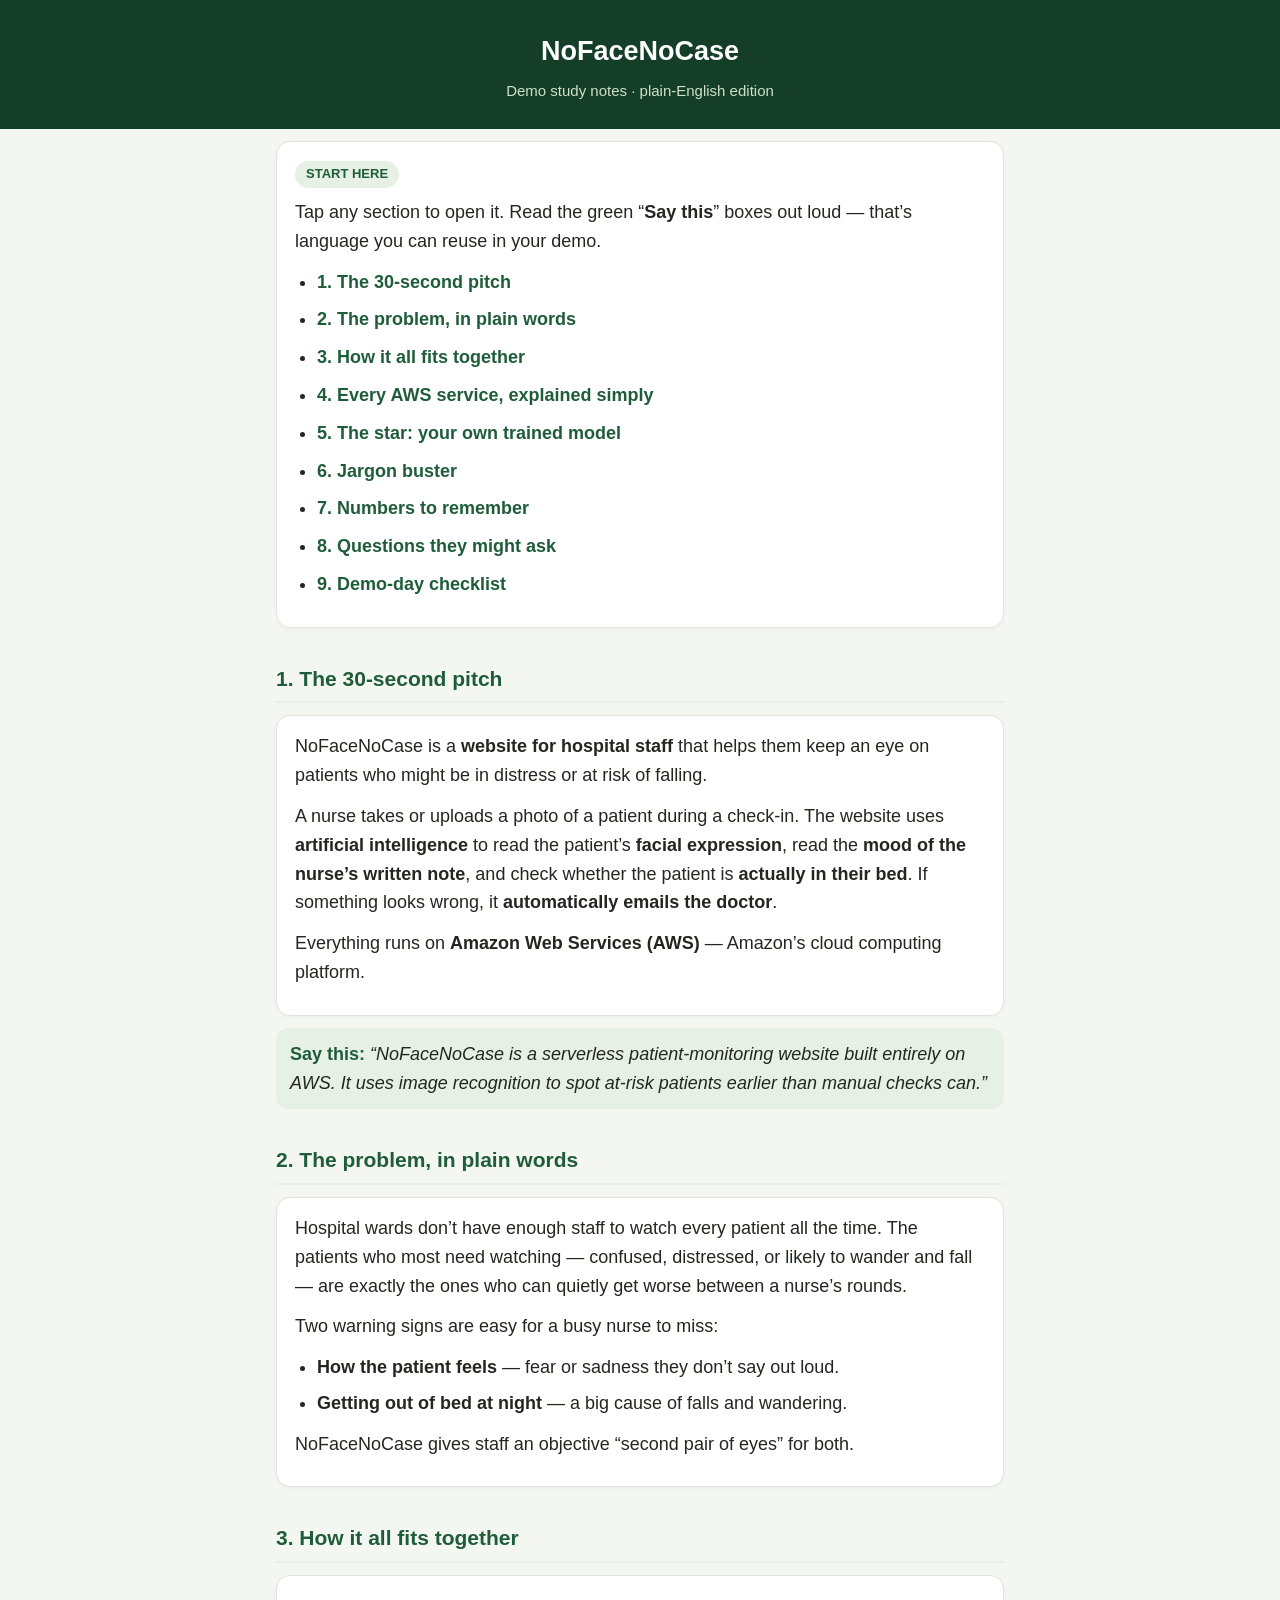
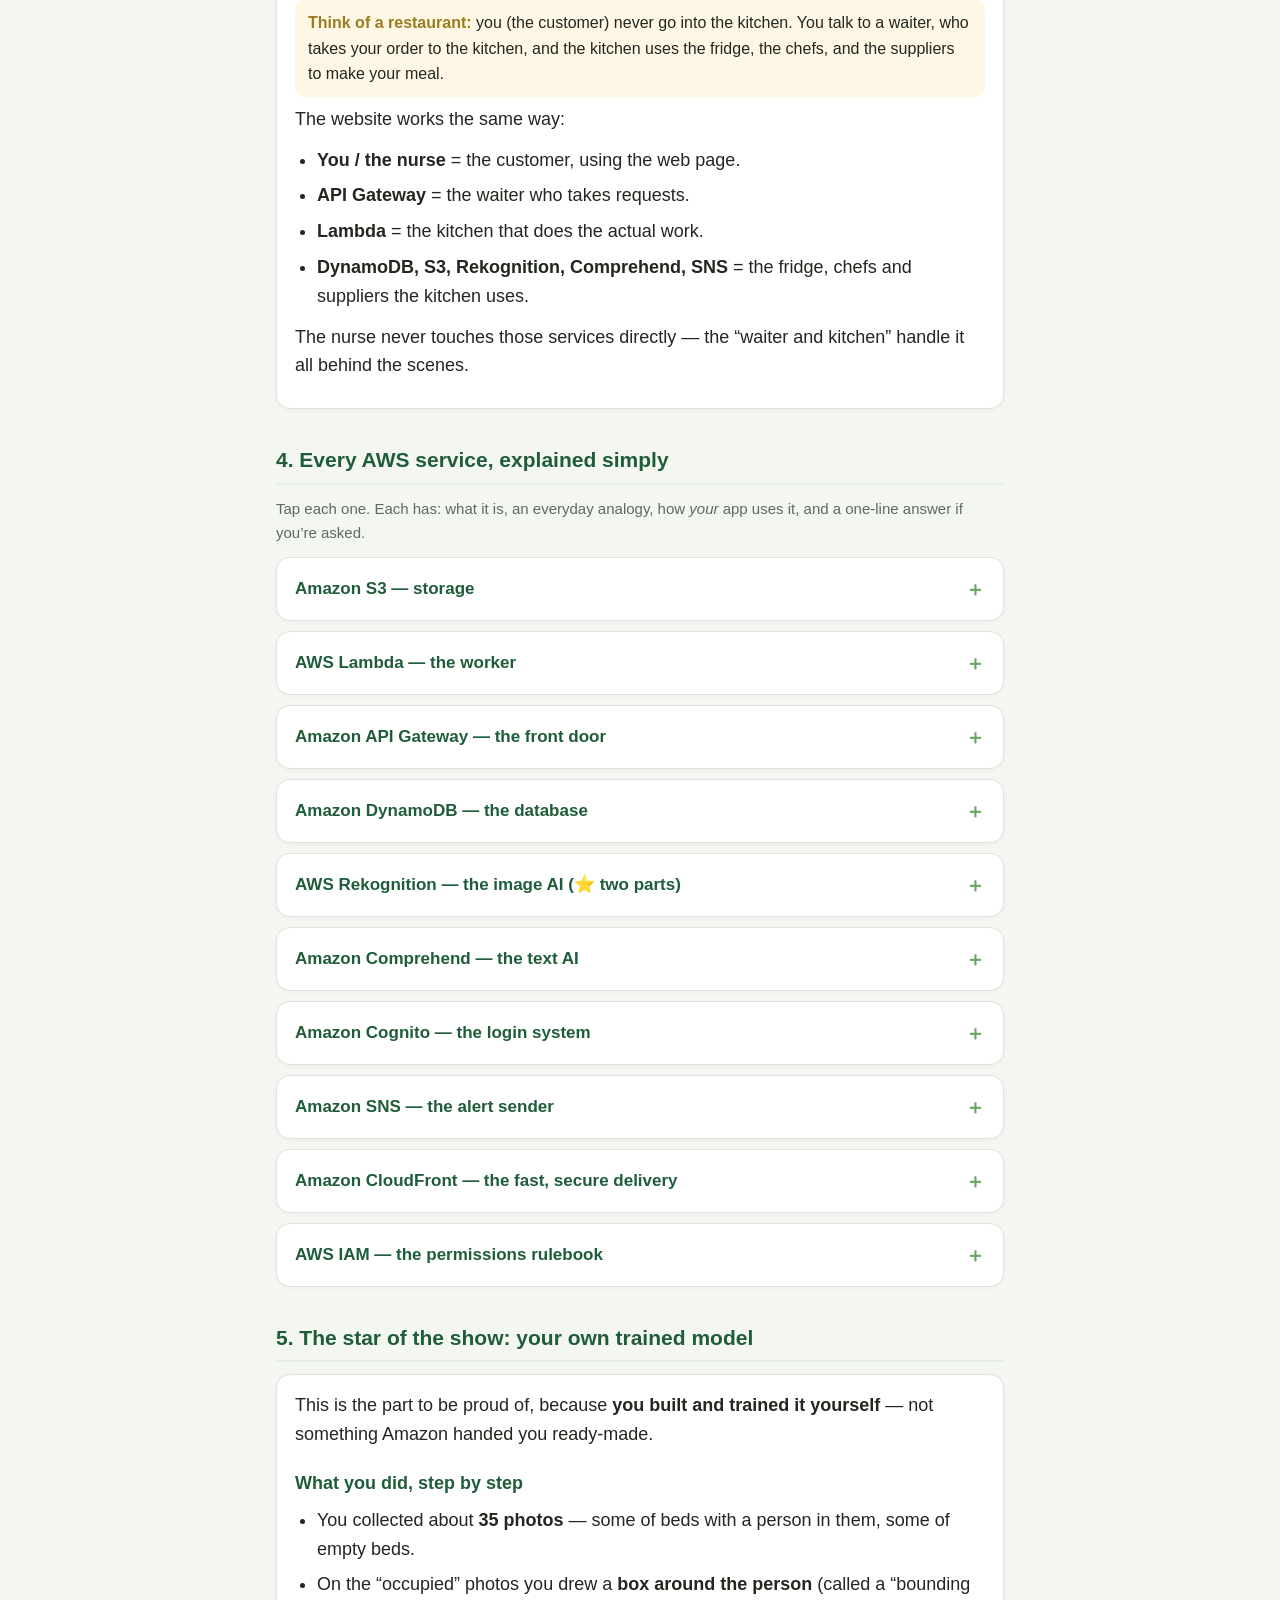
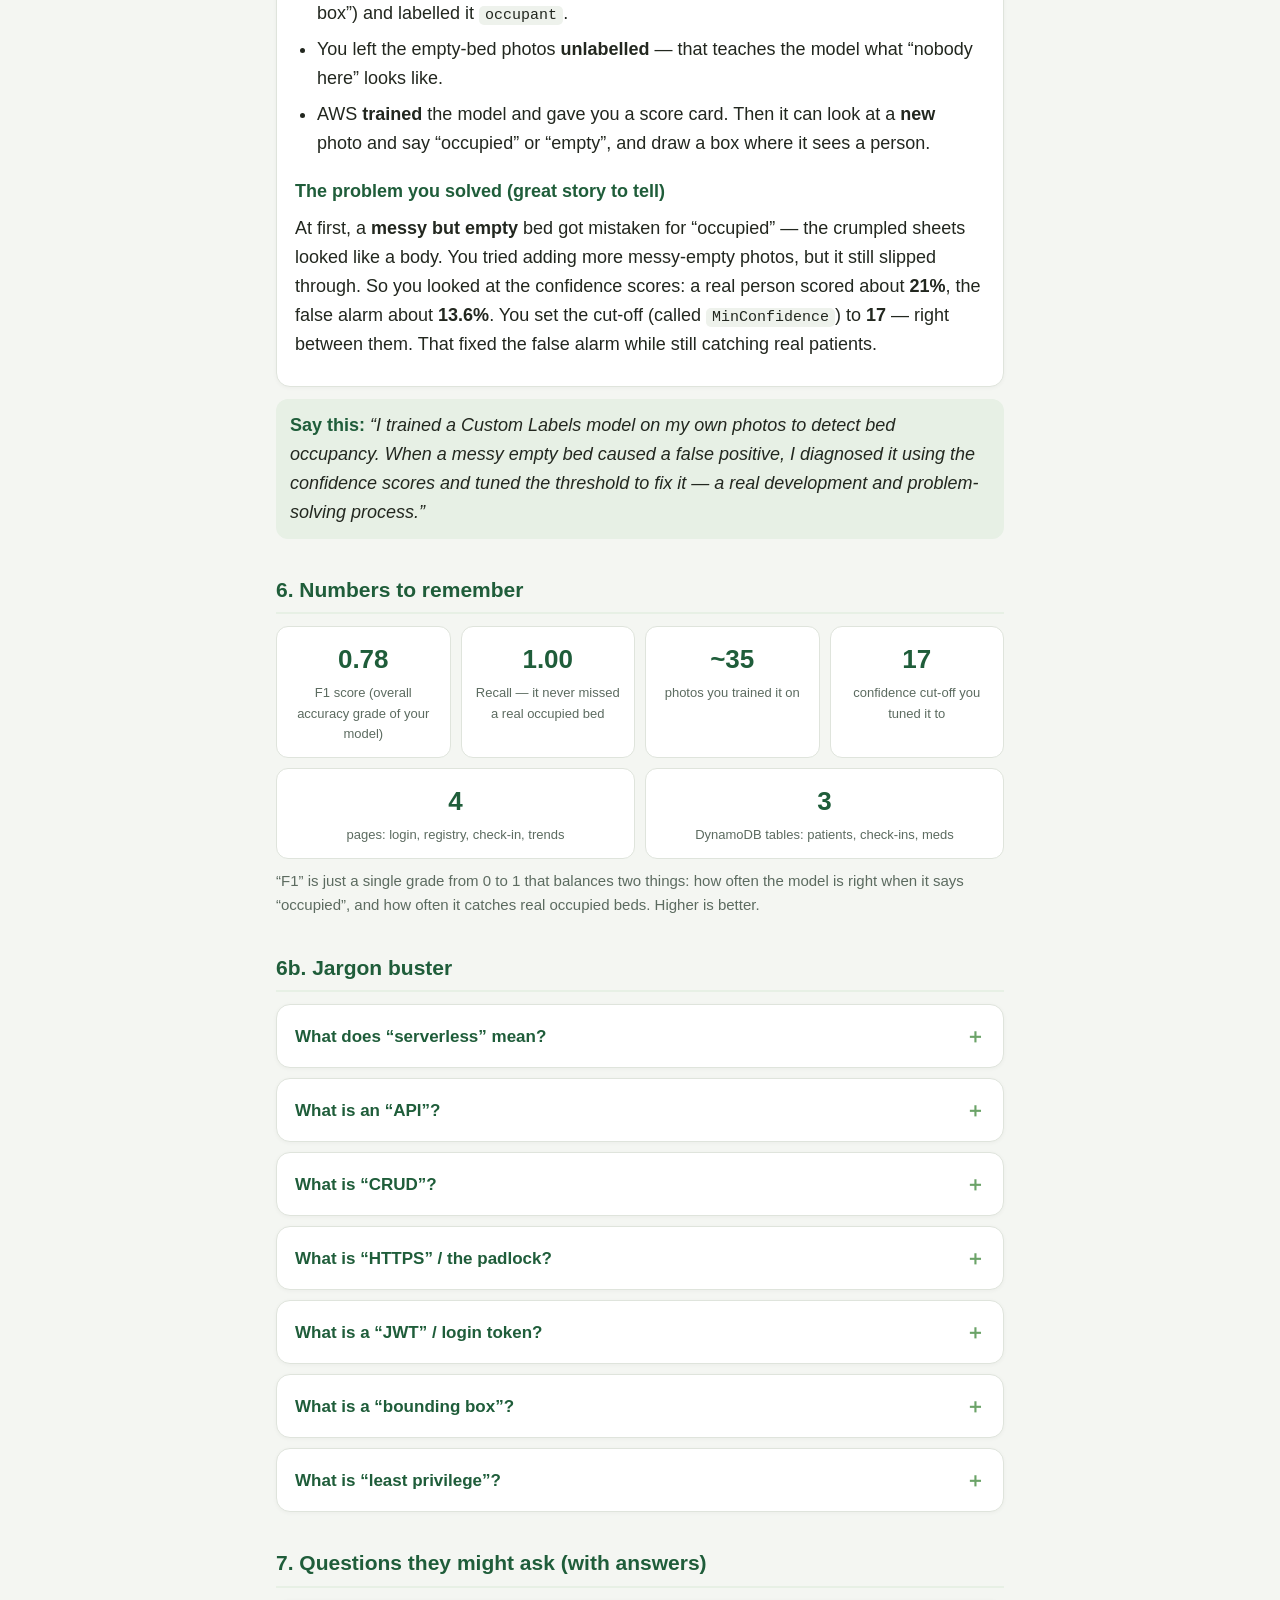
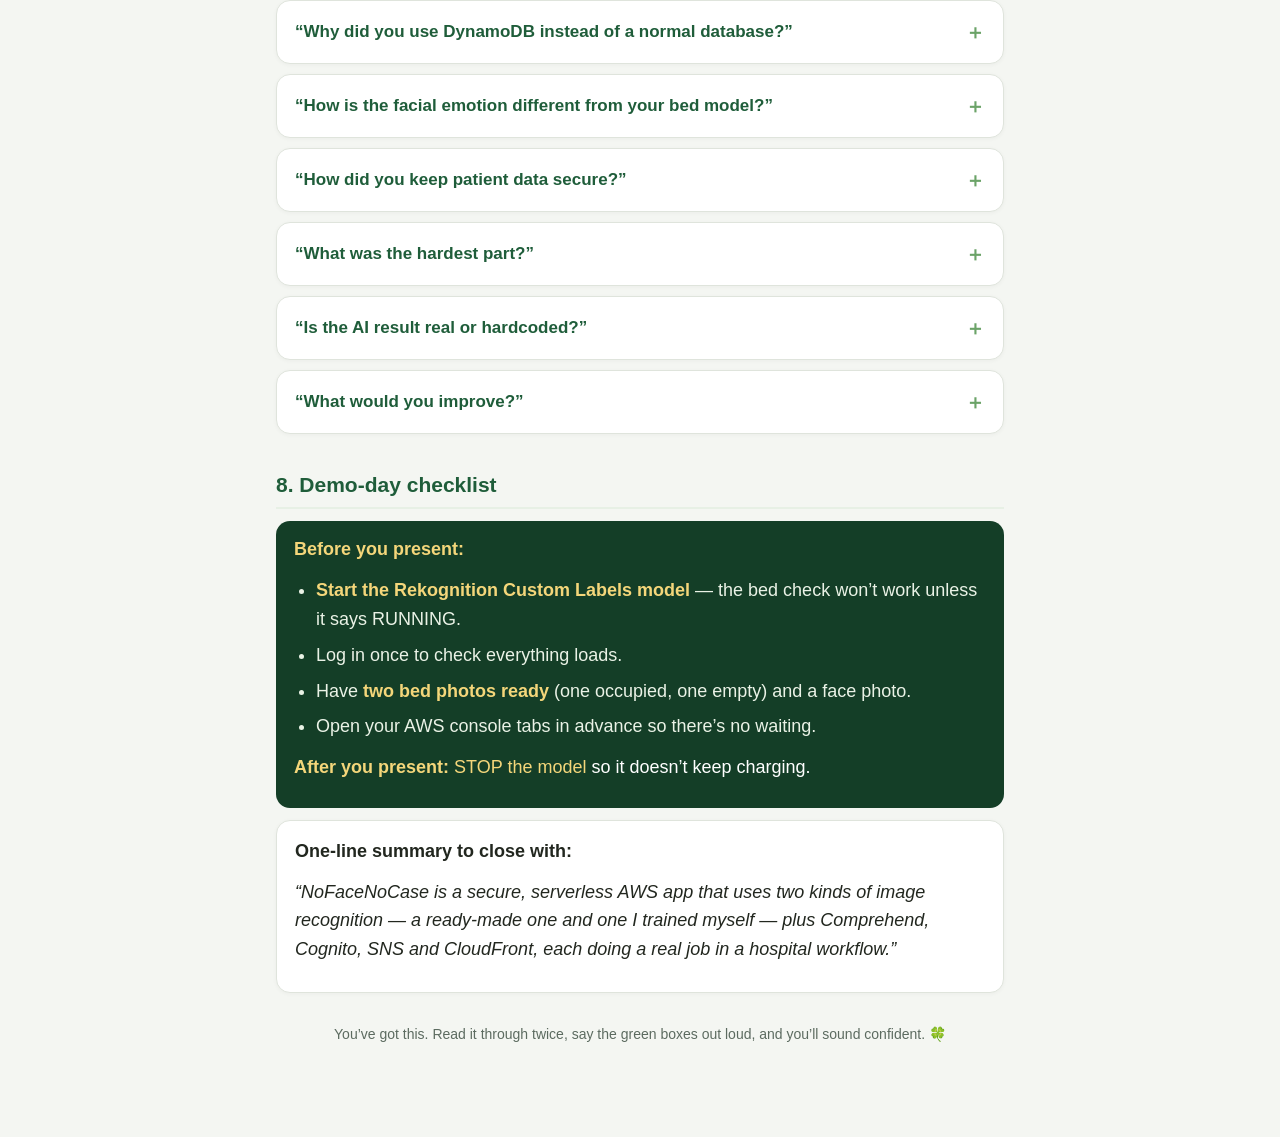
<file: docs/NFNC_Demo_Study_Notes.html>
<!DOCTYPE html>
<html lang="en">
<head>
<meta charset="UTF-8" />
<meta name="viewport" content="width=device-width, initial-scale=1.0" />
<title>NoFaceNoCase — Demo Study Notes</title>
<style>
  :root { --green:#1F5D3A; --deep:#143E27; --moss:#6BA368; --soft:#E7F0E5; --ink:#22271f; --mute:#5c6b60; --gold:#9A7B1F; --line:#dfe4dc; }
  * { box-sizing: border-box; -webkit-text-size-adjust: 100%; }
  body { margin:0; font-family:-apple-system,BlinkMacSystemFont,"Segoe UI",Roboto,sans-serif; background:#f4f6f2; color:var(--ink); line-height:1.6; font-size:18px; }
  .wrap { max-width:760px; margin:0 auto; padding:0 16px 80px; }
  header { background:var(--deep); color:#fff; padding:30px 20px 26px; text-align:center; }
  header h1 { margin:0 0 6px; font-size:27px; }
  header p { margin:0; color:#cfe0cb; font-size:15px; }
  h2 { color:var(--green); font-size:21px; margin:34px 0 12px; padding-bottom:6px; border-bottom:2px solid var(--soft); }
  h3 { color:var(--green); font-size:18px; margin:20px 0 8px; }
  p { margin:0 0 12px; }
  .pill { display:inline-block; background:var(--soft); color:var(--green); font-weight:700; font-size:13px; padding:3px 11px; border-radius:20px; margin-bottom:10px; }
  .card { background:#fff; border:1px solid var(--line); border-radius:14px; padding:16px 18px; margin:12px 0; box-shadow:0 1px 4px rgba(0,0,0,.04); }
  .say { background:var(--soft); border-radius:12px; padding:12px 14px; margin:10px 0; font-style:italic; }
  .say b { font-style:normal; color:var(--green); }
  details { background:#fff; border:1px solid var(--line); border-radius:14px; margin:10px 0; overflow:hidden; box-shadow:0 1px 4px rgba(0,0,0,.04); }
  details summary { list-style:none; cursor:pointer; padding:15px 18px; font-weight:700; font-size:17px; color:var(--green); display:flex; justify-content:space-between; align-items:center; }
  details summary::-webkit-details-marker { display:none; }
  details summary::after { content:"＋"; color:var(--moss); font-size:20px; font-weight:700; }
  details[open] summary::after { content:"–"; }
  details .body { padding:0 18px 16px; }
  .analogy { background:#fff7e6; border-radius:10px; padding:10px 13px; margin:8px 0; font-size:16px; }
  .analogy b { color:var(--gold); }
  .num { font-size:26px; font-weight:800; color:var(--green); }
  .grid { display:flex; flex-wrap:wrap; gap:10px; }
  .stat { background:#fff; border:1px solid var(--line); border-radius:12px; padding:12px 14px; flex:1 1 140px; text-align:center; }
  .stat small { display:block; color:var(--mute); font-size:13px; margin-top:2px; }
  ul { margin:0 0 12px; padding-left:22px; }
  li { margin-bottom:7px; }
  .tip { background:var(--deep); color:#fff; border-radius:14px; padding:14px 18px; margin:12px 0; }
  .tip b { color:#f4d67a; }
  code { background:#eef2ec; padding:1px 6px; border-radius:5px; font-size:15px; }
  .toc a { color:var(--green); text-decoration:none; }
  .toc li { margin-bottom:9px; font-weight:600; }
</style>
</head>
<body>
<header>
  <h1>NoFaceNoCase</h1>
  <p>Demo study notes · plain-English edition</p>
</header>
<div class="wrap">

<div class="card toc">
  <span class="pill">START HERE</span>
  <p>Tap any section to open it. Read the green “<b>Say this</b>” boxes out loud — that’s language you can reuse in your demo.</p>
  <ul>
    <li><a href="#pitch">1. The 30-second pitch</a></li>
    <li><a href="#problem">2. The problem, in plain words</a></li>
    <li><a href="#bigpicture">3. How it all fits together</a></li>
    <li><a href="#services">4. Every AWS service, explained simply</a></li>
    <li><a href="#star">5. The star: your own trained model</a></li>
    <li><a href="#jargon">6. Jargon buster</a></li>
    <li><a href="#numbers">7. Numbers to remember</a></li>
    <li><a href="#qa">8. Questions they might ask</a></li>
    <li><a href="#checklist">9. Demo-day checklist</a></li>
  </ul>
</div>

<h2 id="pitch">1. The 30-second pitch</h2>
<div class="card">
<p>NoFaceNoCase is a <b>website for hospital staff</b> that helps them keep an eye on patients who might be in distress or at risk of falling.</p>
<p>A nurse takes or uploads a photo of a patient during a check-in. The website uses <b>artificial intelligence</b> to read the patient’s <b>facial expression</b>, read the <b>mood of the nurse’s written note</b>, and check whether the patient is <b>actually in their bed</b>. If something looks wrong, it <b>automatically emails the doctor</b>.</p>
<p>Everything runs on <b>Amazon Web Services (AWS)</b> — Amazon’s cloud computing platform.</p>
</div>
<div class="say"><b>Say this:</b> “NoFaceNoCase is a serverless patient-monitoring website built entirely on AWS. It uses image recognition to spot at-risk patients earlier than manual checks can.”</div>

<h2 id="problem">2. The problem, in plain words</h2>
<div class="card">
<p>Hospital wards don’t have enough staff to watch every patient all the time. The patients who most need watching — confused, distressed, or likely to wander and fall — are exactly the ones who can quietly get worse between a nurse’s rounds.</p>
<p>Two warning signs are easy for a busy nurse to miss:</p>
<ul>
  <li><b>How the patient feels</b> — fear or sadness they don’t say out loud.</li>
  <li><b>Getting out of bed at night</b> — a big cause of falls and wandering.</li>
</ul>
<p>NoFaceNoCase gives staff an objective “second pair of eyes” for both.</p>
</div>

<h2 id="bigpicture">3. How it all fits together</h2>
<div class="card">
<div class="analogy"><b>Think of a restaurant:</b> you (the customer) never go into the kitchen. You talk to a waiter, who takes your order to the kitchen, and the kitchen uses the fridge, the chefs, and the suppliers to make your meal.</div>
<p>The website works the same way:</p>
<ul>
  <li><b>You / the nurse</b> = the customer, using the web page.</li>
  <li><b>API Gateway</b> = the waiter who takes requests.</li>
  <li><b>Lambda</b> = the kitchen that does the actual work.</li>
  <li><b>DynamoDB, S3, Rekognition, Comprehend, SNS</b> = the fridge, chefs and suppliers the kitchen uses.</li>
</ul>
<p>The nurse never touches those services directly — the “waiter and kitchen” handle it all behind the scenes.</p>
</div>

<h2 id="services">4. Every AWS service, explained simply</h2>
<p style="color:var(--mute);font-size:15px;">Tap each one. Each has: what it is, an everyday analogy, how <i>your</i> app uses it, and a one-line answer if you’re asked.</p>

<details><summary>Amazon S3 — storage</summary><div class="body">
<div class="analogy"><b>Analogy:</b> a giant, unlimited filing cabinet in the cloud.</div>
<p><b>What it is:</b> a place to store files — images, and the website’s own pages.</p>
<p><b>How you use it:</b> two “drawers” (called buckets). One holds your <b>website files</b>; the other holds the <b>patient photos</b>, locked so the public can’t see them and set to auto-delete after 30 days.</p>
<div class="say"><b>If asked:</b> “S3 stores my website and the patient photos. The photo bucket is encrypted and blocked from public access.”</div>
</div></details>

<details><summary>AWS Lambda — the worker</summary><div class="body">
<div class="analogy"><b>Analogy:</b> a worker who only clocks in when there’s a job, does it, and clocks out — you only pay for the seconds they work.</div>
<p><b>What it is:</b> code that runs on demand without you managing a server (“serverless”).</p>
<p><b>How you use it:</b> one Lambda function is the “brain” that handles <b>every</b> action — saving a patient, running a photo through AI, sending an alert.</p>
<div class="say"><b>If asked:</b> “All my logic lives in one Lambda function. It talks to every other AWS service using code.”</div>
</div></details>

<details><summary>Amazon API Gateway — the front door</summary><div class="body">
<div class="analogy"><b>Analogy:</b> the receptionist who checks your pass before letting your request through to the office.</div>
<p><b>What it is:</b> the secure doorway between the website and the Lambda.</p>
<p><b>How you use it:</b> the web page sends requests here; it checks the user is logged in, then passes them to Lambda.</p>
<div class="say"><b>If asked:</b> “API Gateway is the secure entry point to my backend, and it checks the login token on every request.”</div>
</div></details>

<details><summary>Amazon DynamoDB — the database</summary><div class="body">
<div class="analogy"><b>Analogy:</b> a super-fast digital spreadsheet that never slows down.</div>
<p><b>What it is:</b> where all the data is stored — patients, check-ins, medications.</p>
<p><b>How you use it:</b> three tables. Your app can <b>Create, Read, Update and Delete</b> records (that’s “CRUD” — see jargon buster).</p>
<div class="say"><b>If asked:</b> “Patient data lives in DynamoDB. I have full CRUD — I can add, view, edit and delete patients.”</div>
</div></details>

<details><summary>AWS Rekognition — the image AI (⭐ two parts)</summary><div class="body">
<div class="analogy"><b>Analogy:</b> a pair of trained eyes that can describe what’s in a photo.</div>
<p><b>What it is:</b> Amazon’s image-recognition service. You use it in <b>two</b> ways:</p>
<p><b>1. DetectFaces (ready-made):</b> Amazon already trained this. You hand it a face photo and it reports the emotion — happy, sad, fearful, etc.</p>
<p><b>2. Custom Labels (you trained this yourself):</b> Amazon can’t tell if a hospital bed is occupied, so <b>you trained your own model</b> to do it. This is the impressive bit — see section 5.</p>
<div class="say"><b>If asked:</b> “I use Rekognition two ways — a ready-made model for facial emotion, and a model I trained myself for bed occupancy.”</div>
</div></details>

<details><summary>Amazon Comprehend — the text AI</summary><div class="body">
<div class="analogy"><b>Analogy:</b> a reader who can tell if a sentence sounds positive, negative or neutral.</div>
<p><b>What it is:</b> Amazon’s language service. It reads text and reports the <b>sentiment</b> (the mood).</p>
<p><b>How you use it:</b> when a nurse types a note, Comprehend reads it and labels it Positive / Negative / Neutral / Mixed — a second signal alongside the face.</p>
<div class="say"><b>If asked:</b> “Comprehend reads the clinical note and tells me its sentiment, complementing the facial emotion.”</div>
</div></details>

<details><summary>Amazon Cognito — the login system</summary><div class="body">
<div class="analogy"><b>Analogy:</b> the security guard who checks staff ID badges and knows who’s allowed where.</div>
<p><b>What it is:</b> handles user accounts and logins.</p>
<p><b>How you use it:</b> only logged-in staff can use the site. Staff are put into groups — <b>nurse</b> or <b>clinician</b> — and only clinicians are allowed to delete patient records.</p>
<div class="say"><b>If asked:</b> “Cognito handles login, and its groups give me role-based access — only clinicians can delete records.”</div>
</div></details>

<details><summary>Amazon SNS — the alert sender</summary><div class="body">
<div class="analogy"><b>Analogy:</b> an automatic pager that texts the doctor when something’s wrong.</div>
<p><b>What it is:</b> a notification service that sends messages (here, emails).</p>
<p><b>How you use it:</b> when a patient looks very distressed, or keeps leaving their bed, SNS <b>emails the assigned doctor</b> automatically.</p>
<div class="say"><b>If asked:</b> “SNS sends the distress and wandering alerts by email to the clinician.”</div>
</div></details>

<details><summary>Amazon CloudFront — the fast, secure delivery</summary><div class="body">
<div class="analogy"><b>Analogy:</b> local pickup points so everyone gets the website quickly — and it arrives sealed (secure).</div>
<p><b>What it is:</b> delivers your website fast and over <b>HTTPS</b> (the secure, padlock version of a web address).</p>
<p><b>How you use it:</b> it sits in front of your S3 website so the site loads over a secure <code>https://</code> link — the URL you demo with.</p>
<div class="say"><b>If asked:</b> “CloudFront serves my site over HTTPS with a security certificate — that’s my live demo link.”</div>
</div></details>

<details><summary>AWS IAM — the permissions rulebook</summary><div class="body">
<div class="analogy"><b>Analogy:</b> a keycard that only opens the exact doors you need — nothing more.</div>
<p><b>What it is:</b> controls what each part of your system is allowed to touch.</p>
<p><b>How you use it:</b> your Lambda is given <b>only</b> the permissions it needs, pointed at the exact resources (not “everything”). This is called <b>least privilege</b> and it’s good security.</p>
<div class="say"><b>If asked:</b> “I used a least-privilege IAM role — the Lambda can only touch the specific resources it needs, no wildcards.”</div>
</div></details>

<h2 id="star">5. The star of the show: your own trained model</h2>
<div class="card">
<p>This is the part to be proud of, because <b>you built and trained it yourself</b> — not something Amazon handed you ready-made.</p>
<h3>What you did, step by step</h3>
<ul>
  <li>You collected about <b>35 photos</b> — some of beds with a person in them, some of empty beds.</li>
  <li>On the “occupied” photos you drew a <b>box around the person</b> (called a “bounding box”) and labelled it <code>occupant</code>.</li>
  <li>You left the empty-bed photos <b>unlabelled</b> — that teaches the model what “nobody here” looks like.</li>
  <li>AWS <b>trained</b> the model and gave you a score card. Then it can look at a <b>new</b> photo and say “occupied” or “empty”, and draw a box where it sees a person.</li>
</ul>
<h3>The problem you solved (great story to tell)</h3>
<p>At first, a <b>messy but empty</b> bed got mistaken for “occupied” — the crumpled sheets looked like a body. You tried adding more messy-empty photos, but it still slipped through. So you looked at the confidence scores: a real person scored about <b>21%</b>, the false alarm about <b>13.6%</b>. You set the cut-off (called <code>MinConfidence</code>) to <b>17</b> — right between them. That fixed the false alarm while still catching real patients.</p>
</div>
<div class="say"><b>Say this:</b> “I trained a Custom Labels model on my own photos to detect bed occupancy. When a messy empty bed caused a false positive, I diagnosed it using the confidence scores and tuned the threshold to fix it — a real development and problem-solving process.”</div>

<h2 id="numbers">6. Numbers to remember</h2>
<div class="grid">
  <div class="stat"><span class="num">0.78</span><small>F1 score (overall accuracy grade of your model)</small></div>
  <div class="stat"><span class="num">1.00</span><small>Recall — it never missed a real occupied bed</small></div>
  <div class="stat"><span class="num">~35</span><small>photos you trained it on</small></div>
  <div class="stat"><span class="num">17</span><small>confidence cut-off you tuned it to</small></div>
  <div class="stat"><span class="num">4</span><small>pages: login, registry, check-in, trends</small></div>
  <div class="stat"><span class="num">3</span><small>DynamoDB tables: patients, check-ins, meds</small></div>
</div>
<p style="color:var(--mute);font-size:15px;margin-top:10px;">“F1” is just a single grade from 0 to 1 that balances two things: how often the model is right when it says “occupied”, and how often it catches real occupied beds. Higher is better.</p>

<h2 id="jargon">6b. Jargon buster</h2>
<details><summary>What does “serverless” mean?</summary><div class="body"><p>You didn’t rent or manage a computer that runs 24/7. Your code (Lambda) only runs when needed, and AWS handles the machines. Cheaper and less maintenance.</p></div></details>
<details><summary>What is an “API”?</summary><div class="body"><p>A way for two pieces of software to talk. Your web page sends a request to the API, and the backend sends an answer back — like ordering through a menu.</p></div></details>
<details><summary>What is “CRUD”?</summary><div class="body"><p>The four things you can do with data: <b>C</b>reate (add), <b>R</b>ead (view), <b>U</b>pdate (edit), <b>D</b>elete (remove). Your app does all four on patients.</p></div></details>
<details><summary>What is “HTTPS” / the padlock?</summary><div class="body"><p>The secure version of a web address. Data is encrypted between the browser and the site so no one can snoop. CloudFront gives you this.</p></div></details>
<details><summary>What is a “JWT” / login token?</summary><div class="body"><p>A digital wristband you get after logging in. Your browser shows it on every request to prove who you are. Cognito issues it; API Gateway checks it.</p></div></details>
<details><summary>What is a “bounding box”?</summary><div class="body"><p>The rectangle drawn around an object the AI found in a photo — here, around the person in the bed. Your model returns its exact position.</p></div></details>
<details><summary>What is “least privilege”?</summary><div class="body"><p>A security idea: give each part only the exact access it needs, nothing extra. Limits the damage if something is ever misused.</p></div></details>

<h2 id="qa">7. Questions they might ask (with answers)</h2>
<details><summary>“Why did you use DynamoDB instead of a normal database?”</summary><div class="body"><p>“It’s fast, fully managed, and fits a serverless app well — no database server to run. The spec allowed either RDS-MySQL or DynamoDB, and DynamoDB matched my architecture.”</p></div></details>
<details><summary>“How is the facial emotion different from your bed model?”</summary><div class="body"><p>“Facial emotion uses DetectFaces — a model Amazon already trained. The bed model is Custom Labels — I trained it myself on my own photos, for a task Amazon’s service doesn’t cover.”</p></div></details>
<details><summary>“How did you keep patient data secure?”</summary><div class="body"><p>“HTTPS everywhere via CloudFront, login through Cognito with nurse/clinician roles, a least-privilege IAM role, and the photo bucket is encrypted with public access blocked and 30-day auto-delete.”</p></div></details>
<details><summary>“What was the hardest part?”</summary><div class="body"><p>“Getting my custom model reliable. A messy empty bed caused a false positive. I used the confidence scores to set the right threshold, which fixed it without losing real detections.”</p></div></details>
<details><summary>“Is the AI result real or hardcoded?”</summary><div class="body"><p>“Fully live. The emotion, sentiment and bed result all come back from real AWS API calls each time — you can see the confidence numbers change per photo.”</p></div></details>
<details><summary>“What would you improve?”</summary><div class="body"><p>“A bigger, more varied photo set to raise the model’s precision, a second ‘bed’ label to check the camera is aimed right, and continuous monitoring instead of on-demand checks.”</p></div></details>

<h2 id="checklist">8. Demo-day checklist</h2>
<div class="tip">
<p><b>Before you present:</b></p>
<ul style="color:#eaf2e6;">
  <li><b>Start the Rekognition Custom Labels model</b> — the bed check won’t work unless it says RUNNING.</li>
  <li>Log in once to check everything loads.</li>
  <li>Have <b>two bed photos ready</b> (one occupied, one empty) and a face photo.</li>
  <li>Open your AWS console tabs in advance so there’s no waiting.</li>
</ul>
<p><b>After you present:</b> <span style="color:#f4d67a;">STOP the model</span> so it doesn’t keep charging.</p>
</div>
<div class="card">
<p><b>One-line summary to close with:</b></p>
<p style="font-style:italic;">“NoFaceNoCase is a secure, serverless AWS app that uses two kinds of image recognition — a ready-made one and one I trained myself — plus Comprehend, Cognito, SNS and CloudFront, each doing a real job in a hospital workflow.”</p>
</div>

<p style="text-align:center;color:var(--mute);font-size:14px;margin-top:30px;">You’ve got this. Read it through twice, say the green boxes out loud, and you’ll sound confident. 🍀</p>

</div>
</body>
</html>
</file>
<file: css/styles.css>
:root {
  --ink:        #23291f;
  --ink-soft:   #6f6a5c;
  --canvas:     #f4efe3;
  --canvas-2:   #efe8d8;
  --paper:      #fffdf8;
  --green:      #2f5d4c;
  --green-deep: #21463a;
  --green-night:#152e26;
  --green-soft: #dde8e0;
  --gold:       #a9761f;
  --gold-soft:  #f2e6cb;
  --rust:       #b0402a;
  --rust-soft:  #f2ddd3;
  --mint:       #37795f;
  --mint-soft:  #dbeae1;
  --line:       #e3dac6;
  --line-soft:  #ede6d5;


  --blue:       #2f5d4c;
  --blue-deep:  #21463a;
  --blue-night: #152e26;
  --blue-soft:  #dde8e0;
  --coral:      #b0402a;
  --coral-soft: #f2ddd3;
  --amber:      #a9761f;
  --amber-soft: #f2e6cb;
  --sky:        #f4efe3;
  --card:       #fffdf8;

  --radius:     14px;
  --radius-lg:  22px;
  --shadow:     0 1px 2px rgba(35, 41, 31, 0.05), 0 14px 34px rgba(33, 70, 58, 0.09);
  --shadow-sm:  0 1px 2px rgba(35, 41, 31, 0.06), 0 6px 16px rgba(33, 70, 58, 0.07);
  --font-body:  "Inter", system-ui, sans-serif;
  --font-disp:  "Fraunces", Georgia, "Times New Roman", serif;
}

* { box-sizing: border-box; margin: 0; padding: 0; }

html { scroll-behavior: smooth; }
@media (prefers-reduced-motion: reduce) {
  html { scroll-behavior: auto; }
  *, *::before, *::after { animation: none !important; transition: none !important; }
}

body {
  font-family: var(--font-body);
  background:
    radial-gradient(1100px 600px at 100% -8%, var(--canvas-2), transparent 60%),
    var(--canvas);
  color: var(--ink);
  font-size: 15.5px;
  line-height: 1.6;
  min-height: 100vh;
  -webkit-font-smoothing: antialiased;
}

/*app shell (top nav) */
.app { display: flex; flex-direction: column; min-height: 100vh; }

/*topbar */
.topbar {
  position: sticky; top: 0; z-index: 30;
  display: flex; align-items: center; gap: 26px;
  padding: 14px clamp(20px, 5vw, 52px);
  background: rgba(255, 253, 248, 0.82);
  backdrop-filter: saturate(1.4) blur(10px);
  border-bottom: 1px solid var(--line);
}
.topbar .wordmark { margin-right: 6px; }

.top-nav { display: flex; align-items: center; gap: 4px; }
.nav-link {
  display: inline-block; padding: 8px 14px; border-radius: 999px;
  color: var(--ink-soft); text-decoration: none;
  font-weight: 600; font-size: 0.9rem; letter-spacing: 0.005em;
  transition: background 0.16s ease, color 0.16s ease;
}
.nav-link:hover { background: var(--green-soft); color: var(--green-deep); }
.nav-link.active { background: var(--green); color: #fff; }

.topbar-user {
  margin-left: auto; display: flex; align-items: center; gap: 12px;
  font-size: 0.84rem;
}
.topbar-user .who { font-weight: 700; line-height: 1.2; }

.content {
  padding: clamp(28px, 4vw, 46px) clamp(20px, 5vw, 52px) 80px;
  width: 100%; max-width: 1080px; margin: 0 auto;
}

/*brand */
.wordmark {
  font-family: var(--font-disp);
  font-weight: 600; font-size: 1.28rem; letter-spacing: -0.015em;
  color: var(--ink); text-decoration: none; line-height: 1.05;
  font-optical-sizing: auto;
}
.wordmark span { color: var(--green); font-style: italic; }
.wordmark small {
  display: block; font-family: var(--font-body); font-weight: 600;
  font-size: 0.58rem; letter-spacing: 0.2em; text-transform: uppercase;
  color: var(--ink-soft); margin-top: 3px;
}

/*type */
h1.page-title {
  font-family: var(--font-disp); font-weight: 550;
  font-size: clamp(1.9rem, 4vw, 2.7rem); letter-spacing: -0.02em;
  line-height: 1.08; margin-bottom: 8px;
  font-optical-sizing: auto;
}
.page-sub { color: var(--ink-soft); margin-bottom: 30px; font-size: 1rem; max-width: 62ch; }

.eyebrow {
  display: inline-block;
  font-size: 0.66rem; font-weight: 700; letter-spacing: 0.2em;
  text-transform: uppercase; color: var(--gold);
  margin-bottom: 12px; position: relative; padding-left: 26px;
}
.eyebrow::before {
  content: ""; position: absolute; left: 0; top: 50%;
  width: 18px; height: 2px; background: var(--gold); border-radius: 2px;
}

.card h2.section-title {
  font-family: var(--font-disp); font-weight: 550; font-size: 1.42rem;
  letter-spacing: -0.01em; margin-bottom: 16px;
}

/*cards */
.card {
  background: var(--paper); border: 1px solid var(--line);
  border-radius: var(--radius-lg); box-shadow: var(--shadow-sm);
  padding: 30px;
}
.card + .card { margin-top: 24px; }

.stat-row { display: grid; grid-template-columns: repeat(auto-fit, minmax(170px, 1fr)); gap: 16px; margin-bottom: 28px; }
.stat {
  border: 1px solid var(--line); border-radius: var(--radius-lg);
  padding: 22px 24px; background: var(--paper);
  position: relative; overflow: hidden;
}
.stat::after {
  content: ""; position: absolute; left: 0; top: 0; bottom: 0; width: 4px;
  background: var(--green);
}
.stat .num { font-family: var(--font-disp); font-size: 2.3rem; font-weight: 550; line-height: 1.1; color: var(--green-deep); letter-spacing: -0.02em; }
.stat .lbl { font-size: 0.7rem; color: var(--ink-soft); font-weight: 700; letter-spacing: 0.1em; text-transform: uppercase; margin-top: 4px; }
.stat.mint::after { background: var(--gold); }
.stat.mint .num { color: var(--gold); }
.stat.alert::after { background: var(--rust); }
.stat.alert .num { color: var(--rust); }

/*buttons */
.btn {
  display: inline-flex; align-items: center; justify-content: center; gap: 8px;
  font-family: var(--font-body); font-weight: 600; font-size: 0.88rem;
  border: none; border-radius: 999px; cursor: pointer;
  padding: 10px 22px; transition: background 0.16s ease, transform 0.05s ease, box-shadow 0.16s ease;
  text-decoration: none; letter-spacing: 0.005em;
}
.btn:active { transform: translateY(1px); }
.btn:focus-visible { outline: 3px solid var(--green-soft); outline-offset: 2px; }

.btn-primary { background: var(--green); color: #fff; box-shadow: 0 6px 16px rgba(33, 70, 58, 0.20); }
.btn-primary:hover { background: var(--green-deep); }
.btn-ghost { background: transparent; color: var(--green-deep); border: 1.5px solid var(--line); }
.btn-ghost:hover { background: var(--green-soft); border-color: var(--green-soft); }
.btn-light { background: var(--canvas-2); color: var(--green-deep); border: 1.5px solid var(--line); }
.btn-light:hover { background: var(--green-soft); }
.btn-danger { background: transparent; color: var(--rust); border: 1.5px solid var(--rust-soft); }
.btn-danger:hover { background: var(--rust-soft); }
.btn-sm { padding: 6px 14px; font-size: 0.78rem; }
.btn[disabled] { opacity: 0.55; cursor: not-allowed; }

/*forms */
label.field-label { display: block; font-weight: 700; font-size: 0.82rem; margin-bottom: 6px; }
.hint { font-size: 0.78rem; color: var(--ink-soft); margin-top: 5px; }

input[type="text"], input[type="email"], input[type="password"],
input[type="number"], input[type="date"], select, textarea {
  width: 100%; font-family: var(--font-body); font-size: 0.94rem;
  padding: 11px 15px; border: 1.5px solid var(--line); border-radius: 12px;
  background: #fffefb; color: var(--ink);
}
input:focus, select:focus, textarea:focus {
  outline: none; border-color: var(--green); background: #fff;
  box-shadow: 0 0 0 3px var(--green-soft);
}
textarea { resize: vertical; min-height: 96px; }

.form-grid { display: grid; grid-template-columns: 1fr 1fr; gap: 16px; }
.form-grid .full { grid-column: 1 / -1; }
.form-row { margin-bottom: 18px; }

/* mood slider */
input[type="range"] { width: 100%; accent-color: var(--green); }
.mood-readout {
  font-family: var(--font-disp); font-size: 2.6rem; font-weight: 550;
  color: var(--green-deep); line-height: 1; letter-spacing: -0.02em;
}

/*table */
table.registry { width: 100%; border-collapse: collapse; font-size: 0.92rem; }
.registry th {
  text-align: left; font-size: 0.66rem; letter-spacing: 0.13em; text-transform: uppercase;
  color: var(--ink-soft); font-weight: 700; padding: 10px 12px;
  border-bottom: 1.5px solid var(--line);
}
.registry td { padding: 15px 12px; border-bottom: 1px solid var(--line-soft); vertical-align: middle; }
.registry tr:hover td { background: var(--canvas); }
.registry .pid { font-weight: 700; color: var(--green-deep); font-variant-numeric: tabular-nums; }
.registry .actions { display: flex; gap: 6px; flex-wrap: wrap; }

/*chips */
.chip {
  display: inline-block; padding: 3px 12px; border-radius: 999px;
  font-size: 0.72rem; font-weight: 700; letter-spacing: 0.02em;
}
.chip-pos    { background: var(--green-soft); color: var(--green-deep); }
.chip-neg    { background: var(--rust-soft);  color: var(--rust); }
.chip-mixed  { background: var(--gold-soft);  color: var(--gold); }
.chip-neutral{ background: var(--canvas-2);   color: var(--ink-soft); }

.role-chip {
  background: var(--gold-soft); color: var(--gold);
  padding: 3px 11px; border-radius: 999px;
  font-weight: 700; font-size: 0.68rem; letter-spacing: 0.08em; text-transform: uppercase;
}

/*emotion confidence bars */
.emo-bar { display: grid; grid-template-columns: 96px 1fr 58px; align-items: center; gap: 10px; margin: 8px 0; font-size: 0.8rem; }
.emo-bar .name { font-weight: 700; letter-spacing: 0.02em; }
.emo-track { height: 9px; background: var(--canvas-2); border-radius: 999px; overflow: hidden; }
.emo-fill { height: 100%; border-radius: 999px; background: var(--green); transition: width 0.6s ease; }
.emo-fill.negative { background: var(--rust); }
.emo-bar .pct { text-align: right; font-variant-numeric: tabular-nums; color: var(--ink-soft); font-weight: 700; }

/*alerts */
.banner {
  display: flex; gap: 12px; align-items: flex-start;
  border-radius: 14px; padding: 15px 18px; margin: 16px 0;
  font-size: 0.9rem; border: 1.5px solid transparent;
}
.banner-alert { background: var(--rust-soft);  border-color: #e6bfae; color: #7c2a19; }
.banner-ok    { background: var(--green-soft); border-color: #c3d7cb; color: var(--green-deep); }
.banner-info  { background: var(--gold-soft);  border-color: #e6d3a6; color: #6d4c12; }
.banner .icon { font-size: 1.1rem; line-height: 1.3; }

/*trend chart */
.chart-wrap { width: 100%; overflow-x: auto; }
.chart-legend { display: flex; gap: 18px; font-size: 0.78rem; color: var(--ink-soft); margin-top: 12px; flex-wrap: wrap; }
.chart-legend .key { display: inline-block; width: 12px; height: 12px; border-radius: 4px; margin-right: 6px; vertical-align: -1px; }

/*check-in feed */
.feed { list-style: none; }
.feed li { display: grid; grid-template-columns: 96px 1fr; gap: 18px; padding: 18px 0; border-bottom: 1px solid var(--line-soft); }
.feed li:last-child { border-bottom: none; }
.feed .date { font-weight: 700; font-size: 0.8rem; color: var(--ink-soft); }
.feed .meta { display: flex; gap: 8px; flex-wrap: wrap; margin-top: 6px; align-items: center; }
.feed .mood-pill {
  font-family: var(--font-disp); font-weight: 600; background: var(--green); color: #fff;
  border-radius: 999px; padding: 1px 12px; font-size: 0.82rem;
}

/*photo drop */
.dropzone {
  border: 2px dashed #c9bd9f; border-radius: var(--radius-lg);
  padding: 30px; text-align: center; color: var(--ink-soft); cursor: pointer;
  transition: border-color 0.16s ease, background 0.16s ease;
  background: var(--canvas);
}
.dropzone:hover, .dropzone.dragover { border-color: var(--green); background: var(--green-soft); }
.dropzone img.preview { max-width: 200px; max-height: 200px; border-radius: 12px; display: block; margin: 0 auto 10px; }

.camera-row { margin-top: 10px; text-align: center; display: flex; gap: 10px; justify-content: center; flex-wrap: wrap; }
.camera-panel { margin-top: 14px; text-align: center; }
.camera-panel video {
  width: 100%; max-width: 420px; aspect-ratio: 4 / 3; object-fit: cover;
  border-radius: var(--radius-lg); border: 1px solid var(--line); background: #1a1a1a;
}
.camera-controls { display: flex; gap: 10px; justify-content: center; margin-top: 12px; }

.bedshot-wrap { position: relative; max-width: 420px; margin: 0 auto 14px; border-radius: var(--radius-lg); overflow: hidden; border: 1px solid var(--line); }
.bedshot-wrap img { display: block; width: 100%; }
.bedshot-wrap .bedbox { position: absolute; border: 2.5px solid #b0402a; border-radius: 4px; box-shadow: 0 0 0 1px rgba(255,255,255,0.6); }

/*login */
.login-stage {
  min-height: 100vh; display: grid; place-items: center; padding: 24px;
  background:
    radial-gradient(900px 500px at 12% 0%, var(--canvas-2), transparent 55%),
    var(--canvas);
}
.login-split {
  display: grid; grid-template-columns: 1.05fr 1fr;
  width: 100%; max-width: 940px; border-radius: 28px; overflow: hidden;
  box-shadow: 0 4px 12px rgba(35, 41, 31, 0.06), 0 30px 70px rgba(33, 70, 58, 0.20);
  background: var(--paper); border: 1px solid var(--line);
}
.login-brand {
  background:
    radial-gradient(600px 400px at 90% 110%, rgba(169,118,31,0.35), transparent 60%),
    linear-gradient(160deg, var(--green-night) 0%, var(--green-deep) 60%, var(--green) 130%);
  color: #fff; padding: 50px 42px;
  display: flex; flex-direction: column; justify-content: space-between; gap: 44px;
}
.login-brand .wordmark { color: #fff; font-size: 2rem; }
.login-brand .wordmark span { color: #e9c983; }
.login-brand .wordmark small { color: #cfe0d5; }
.login-brand .tagline { font-size: 1rem; color: #dfeae1; line-height: 1.7; }
.login-brand .tagline strong { color: #fff; font-weight: 600; }
.brand-points { list-style: none; display: grid; gap: 12px; font-size: 0.86rem; color: #cfe0d5; }
.brand-points li::before { content: "—"; color: #e9c983; margin-right: 10px; }
.login-form-panel { padding: 50px 44px; }
.login-form-panel h1 { font-family: var(--font-disp); font-size: 1.9rem; font-weight: 550; letter-spacing: -0.02em; margin-bottom: 6px; }
.login-form-panel .lede { color: var(--ink-soft); font-size: 0.92rem; margin-bottom: 28px; }
.demo-creds {
  margin-top: 24px; padding: 15px 17px; border-radius: 14px;
  background: var(--canvas); border: 1.5px dashed var(--line);
  font-size: 0.78rem; color: var(--ink-soft);
}
.demo-creds code { background: var(--green-soft); padding: 1px 6px; border-radius: 6px; font-size: 0.76rem; color: var(--green-deep); }

/*utilities */
.flex-between { display: flex; align-items: center; justify-content: space-between; gap: 16px; flex-wrap: wrap; }
.mt-8 { margin-top: 8px; }  .mt-16 { margin-top: 16px; }  .mt-24 { margin-top: 24px; }
.muted { color: var(--ink-soft); }
.hidden { display: none !important; }
.spin {
  width: 16px; height: 16px; border: 2.5px solid rgba(255,255,255,0.4);
  border-top-color: #fff; border-radius: 50%; display: inline-block;
  animation: spin 0.7s linear infinite;
}
.spin.dark { border-color: var(--green-soft); border-top-color: var(--green); }
@keyframes spin { to { transform: rotate(360deg); } }

.toast {
  position: fixed; bottom: 26px; left: 50%; transform: translateX(-50%);
  background: var(--green-night); color: #fff; padding: 12px 24px; border-radius: 999px;
  font-size: 0.86rem; font-weight: 600; box-shadow: var(--shadow);
  opacity: 0; pointer-events: none; transition: opacity 0.25s ease;
  z-index: 50; max-width: 90vw; text-align: center;
}
.toast.show { opacity: 1; }

/* modal */
.modal-backdrop {
  position: fixed; inset: 0; background: rgba(21, 46, 38, 0.45);
  backdrop-filter: blur(3px);
  display: grid; place-items: center; z-index: 40; padding: 20px;
}
.modal { width: 100%; max-width: 520px; max-height: 90vh; overflow-y: auto; }

/*responsive */
@media (max-width: 860px) {
  .topbar { flex-wrap: wrap; gap: 12px 18px; padding: 12px 20px; }
  .topbar-user { margin-left: auto; }
  .top-nav { order: 3; width: 100%; overflow-x: auto; }
  .content { padding: 26px 20px 64px; }
  .login-split { grid-template-columns: 1fr; }
  .login-brand { padding: 34px 30px; gap: 24px; }
  .login-form-panel { padding: 34px 30px; }
}
@media (max-width: 720px) {
  .form-grid { grid-template-columns: 1fr; }
  .registry th:nth-child(4), .registry td:nth-child(4),
  .registry th:nth-child(5), .registry td:nth-child(5) { display: none; }
  .feed li { grid-template-columns: 1fr; gap: 4px; }
}

/* MOOD-REACTIVE UI
   The interface themes itself around a patient's current wellbeing. Each mood class exposes mood/ mood soft/ mood deep; components read those, sothe same markup recolours for distress, low, steady or thriving states.*/
.mood-distress { --mood: #b0402a; --mood-soft: #f4dcd2; --mood-deep: #7c2a19; }
.mood-low      { --mood: #b07d1c; --mood-soft: #f4e7c8; --mood-deep: #6d4c12; }
.mood-steady   { --mood: #5f8f6f; --mood-soft: #e0ecdf; --mood-deep: #3c5c46; }
.mood-thriving { --mood: #2f7d5c; --mood-soft: #d9ecdf; --mood-deep: #215a41; }
.mood-none     { --mood: #8a8474; --mood-soft: #ece5d4; --mood-deep: #5c5648; }

/* ambient wash — the whole canvas leans toward the current mood */
body.mood-page,
body.mood-ward {
  background:
    radial-gradient(1150px 620px at 50% -14%, var(--mood-soft), transparent 60%),
    var(--canvas);
  transition: background 0.5s ease;
}
body.mood-ward {
  background:
    radial-gradient(900px 440px at 100% -12%, var(--mood-soft), transparent 58%),
    var(--canvas);
}
/* soften the topbar so the wash reads through it */
body.mood-page .topbar,
body.mood-ward .topbar { background: rgba(255, 253, 248, 0.74); }

/* accent tinting — patient page only, so the registry not over sturated */
body.mood-page .eyebrow { color: var(--mood); }
body.mood-page .eyebrow::before { background: var(--mood); }
body.mood-page .card h2.section-title { color: var(--mood-deep); }
body.mood-page .feed .mood-pill { background: var(--mood); }
body.mood-page .stat::after { background: var(--mood); }

/* current-wellbeing banner thing (patient page) */
.state-hero {
  display: flex; align-items: center; gap: 16px;
  border-radius: var(--radius-lg); padding: 18px 22px; margin: 4px 0 22px;
  background: var(--mood-soft); border: 1px solid var(--mood);
  color: var(--mood-deep);
}
.state-hero .state-dot {
  flex: none; width: 14px; height: 14px; border-radius: 50%;
  background: var(--mood); box-shadow: 0 0 0 5px color-mix(in srgb, var(--mood) 22%, transparent);
}
.state-hero .state-label { font-family: var(--font-disp); font-weight: 550; font-size: 1.15rem; letter-spacing: -0.01em; }
.state-hero .state-detail { font-size: 0.86rem; margin-top: 2px; opacity: 0.9; }
.state-hero .state-score {
  margin-left: auto; font-family: var(--font-disp); font-weight: 550;
  font-size: 2.1rem; line-height: 1; color: var(--mood-deep); letter-spacing: -0.02em;
}
.state-hero .state-score small { font-size: 0.9rem; opacity: 0.6; }
@media (prefers-reduced-motion: no-preference) {
  .state-hero .state-dot { animation: moodPulse 2.4s ease-in-out infinite; }
}
@keyframes moodPulse {
  0%, 100% { box-shadow: 0 0 0 4px color-mix(in srgb, var(--mood) 24%, transparent); }
  50%      { box-shadow: 0 0 0 9px color-mix(in srgb, var(--mood) 4%, transparent); }
}

/* mood-state badge (registry rows) */
.mood-badge {
  display: inline-flex; align-items: center; gap: 7px;
  padding: 3px 11px; border-radius: 999px;
  font-size: 0.7rem; font-weight: 700; letter-spacing: 0.03em;
  background: var(--mood-soft); color: var(--mood-deep); white-space: nowrap;
}
.mood-badge::before { content: ""; width: 8px; height: 8px; border-radius: 50%; background: var(--mood); }

/* registry row mood stripe */
.registry tr.mood-row td:first-child { box-shadow: inset 4px 0 0 var(--mood); }

/* ward mood distribution bar */
.ward-card { display: flex; flex-direction: column; gap: 14px; }
.ward-head { display: flex; align-items: baseline; justify-content: space-between; gap: 12px; flex-wrap: wrap; }
.ward-head .ward-dominant { font-family: var(--font-disp); font-weight: 550; font-size: 1.15rem; color: var(--mood-deep); }
.ward-bar {
  display: flex; height: 16px; border-radius: 999px; overflow: hidden;
  border: 1px solid var(--line); background: var(--canvas-2);
}
.ward-seg { background: var(--mood); transition: flex-grow 0.5s ease; min-width: 0; }
.ward-seg + .ward-seg { border-left: 2px solid var(--paper); }
.ward-legend { display: flex; gap: 16px 22px; flex-wrap: wrap; font-size: 0.78rem; }
.ward-legend .key { display: inline-flex; align-items: center; gap: 7px; color: var(--ink-soft); font-weight: 600; }
.ward-legend .key::before { content: ""; width: 10px; height: 10px; border-radius: 3px; background: var(--mood); }
.ward-legend .key strong { color: var(--ink); font-variant-numeric: tabular-nums; }

/*CARE SIGNALS — status, triage/urgency, monitoring, meds, prediction*/

/* urgency palette (mirrors URGENCY_LEVELS in api.js) */
.urgency-routine  { --u: #5f8f6f; --u-soft: #e0ecdf; --u-deep: #3c5c46; }
.urgency-monitor  { --u: #b07d1c; --u-soft: #f4e7c8; --u-deep: #6d4c12; }
.urgency-priority { --u: #c8792b; --u-soft: #f6e3cc; --u-deep: #7a4712; }
.urgency-critical { --u: #b0402a; --u-soft: #f4dcd2; --u-deep: #7c2a19; }

/* patient status chips */
.status-chip {
  display: inline-block; padding: 2px 10px; border-radius: 999px;
  font-size: 0.66rem; font-weight: 700; letter-spacing: 0.06em; text-transform: uppercase;
  vertical-align: 1px;
}
.status-admitted    { background: var(--green-soft); color: var(--green-deep); }
.status-observation { background: var(--gold-soft);  color: var(--gold); }
.status-discharged  { background: var(--canvas-2);   color: var(--ink-soft); }

/* registry row signal cluster + discharged dimming */
.row-signals { display: flex; gap: 8px; flex-wrap: wrap; align-items: center; margin-top: 8px; }
.registry tr.is-discharged td { opacity: 0.6; }
.assist-pill {
  display: inline-flex; align-items: center; gap: 6px;
  padding: 3px 11px; border-radius: 999px;
  font-size: 0.7rem; font-weight: 700; letter-spacing: 0.02em;
  background: var(--u-soft); color: var(--u-deep);
}
.assist-pill::before { content: ""; width: 8px; height: 8px; border-radius: 50%; background: var(--u); }

/* registry filter/sort controls */
.registry-controls { display: grid; grid-template-columns: 2fr 1fr 1fr; gap: 14px; margin-bottom: 20px; align-items: end; }
@media (max-width: 720px) { .registry-controls { grid-template-columns: 1fr; } }

/* urgent pulsing banner is accessibility-safe (slow fade, no strobe) */
.urgent-banner {
  display: flex; align-items: center; gap: 14px;
  border-radius: var(--radius-lg); padding: 16px 20px; margin-bottom: 14px;
  background: var(--u-soft); border: 1.5px solid var(--u); color: var(--u-deep);
}
.urgent-banner strong { font-family: var(--font-disp); font-weight: 550; font-size: 1.08rem; }
.urgent-detail { font-size: 0.84rem; margin-top: 2px; opacity: 0.92; }
.urgent-pulse {
  flex: none; width: 16px; height: 16px; border-radius: 50%; background: var(--u);
}
@media (prefers-reduced-motion: no-preference) {
  .urgent-pulse { animation: urgentFade 2s ease-in-out infinite; }   /* ~0.5 Hz, well under 3/s */
}
@keyframes urgentFade { 0%, 100% { opacity: 1; box-shadow: 0 0 0 0 var(--u); } 50% { opacity: 0.45; box-shadow: 0 0 0 7px transparent; } }

/* triage card */
.triage-head { display: flex; align-items: flex-start; justify-content: space-between; gap: 14px; flex-wrap: wrap; margin-bottom: 14px; }
.triage-level {
  font-weight: 800; font-size: 0.72rem; letter-spacing: 0.08em; text-transform: uppercase;
  padding: 5px 13px; border-radius: 999px; background: var(--u-soft); color: var(--u-deep);
  border: 1.5px solid var(--u);
}
.triage-meter { height: 10px; border-radius: 999px; background: var(--canvas-2); overflow: hidden; }
.triage-meter > span { display: block; height: 100%; background: var(--u); border-radius: 999px; transition: width 0.6s ease; }
.triage-reasons { list-style: none; margin-top: 14px; display: grid; gap: 7px; }
.triage-reasons li { position: relative; padding-left: 20px; font-size: 0.86rem; }
.triage-reasons li::before { content: ""; position: absolute; left: 4px; top: 8px; width: 7px; height: 7px; border-radius: 50%; background: var(--u); }

/* prediction chip */
.prediction-chip {
  display: inline-flex; align-items: center; gap: 10px; flex-wrap: wrap;
  margin-top: 14px; padding: 9px 15px; border-radius: 999px;
  background: var(--canvas); border: 1.5px solid var(--line); font-size: 0.85rem;
}
.prediction-chip .pred-arrow { font-size: 1.1rem; font-weight: 700; }
.prediction-chip.trend-improving { border-color: #bcd8c6; background: var(--green-soft); }
.prediction-chip.trend-improving .pred-arrow { color: var(--mint); }
.prediction-chip.trend-declining { border-color: #e6bfae; background: var(--rust-soft); }
.prediction-chip.trend-declining .pred-arrow { color: var(--rust); }
.prediction-chip.trend-stable .pred-arrow { color: var(--ink-soft); }

/* monitoring panel */
.monitor-grid { display: grid; grid-template-columns: repeat(auto-fit, minmax(180px, 1fr)); gap: 14px; }
.monitor-tile { border: 1px solid var(--line); border-radius: var(--radius); padding: 16px 18px; background: var(--canvas); }
.mt-label { font-size: 0.68rem; font-weight: 700; letter-spacing: 0.08em; text-transform: uppercase; color: var(--ink-soft); }
.mt-value { font-family: var(--font-disp); font-size: 1.7rem; font-weight: 550; color: var(--green-deep); line-height: 1.1; margin-top: 4px; }
.mt-value small { font-family: var(--font-body); font-size: 0.8rem; font-weight: 600; color: var(--ink-soft); }
.mt-value.mt-alarm { color: var(--rust); }
.mt-sub { font-size: 0.76rem; color: var(--ink-soft); margin-top: 4px; }
.mt-bar { height: 8px; border-radius: 999px; background: var(--canvas-2); overflow: hidden; margin-top: 10px; }
.mt-bar > span { display: block; height: 100%; background: var(--green); border-radius: 999px; }

.daynight { margin-top: 18px; }
.dn-head { display: flex; justify-content: space-between; gap: 12px; font-size: 0.8rem; font-weight: 700; margin-bottom: 8px; flex-wrap: wrap; }
.dn-bar { display: flex; height: 26px; border-radius: 10px; overflow: hidden; border: 1px solid var(--line); }
.dn-day, .dn-night {
  display: flex; align-items: center; justify-content: center;
  font-size: 0.72rem; font-weight: 700; color: #fff; min-width: 34px;
}
.dn-day { background: var(--gold); }
.dn-night { background: var(--green-night); }

/* medication response thingy*/
.meds-list { display: grid; gap: 10px; }
.med-row {
  display: grid; grid-template-columns: 1fr auto auto; align-items: center; gap: 16px;
  border: 1px solid var(--line); border-radius: var(--radius); padding: 14px 16px; background: var(--canvas);
}
.med-name { font-weight: 700; font-size: 0.9rem; }
.med-ba { display: flex; align-items: center; gap: 12px; }
.med-stat { display: flex; flex-direction: column; align-items: center; font-family: var(--font-disp); font-weight: 550; font-size: 1.3rem; color: var(--green-deep); line-height: 1; }
.med-stat small { font-family: var(--font-body); font-size: 0.6rem; font-weight: 700; letter-spacing: 0.08em; text-transform: uppercase; color: var(--ink-soft); margin-bottom: 3px; }
.med-arrow { font-size: 1.2rem; color: var(--ink-soft); }
.med-arrow.up { color: var(--mint); } .med-arrow.down { color: var(--rust); }
.med-delta { font-weight: 800; font-size: 0.9rem; padding: 4px 12px; border-radius: 999px; background: var(--canvas-2); color: var(--ink-soft); }
.med-delta.up { background: var(--green-soft); color: var(--green-deep); }
.med-delta.down { background: var(--rust-soft); color: var(--rust); }
@media (max-width: 560px) {
  .med-row { grid-template-columns: 1fr; gap: 10px; }
}
</file>
